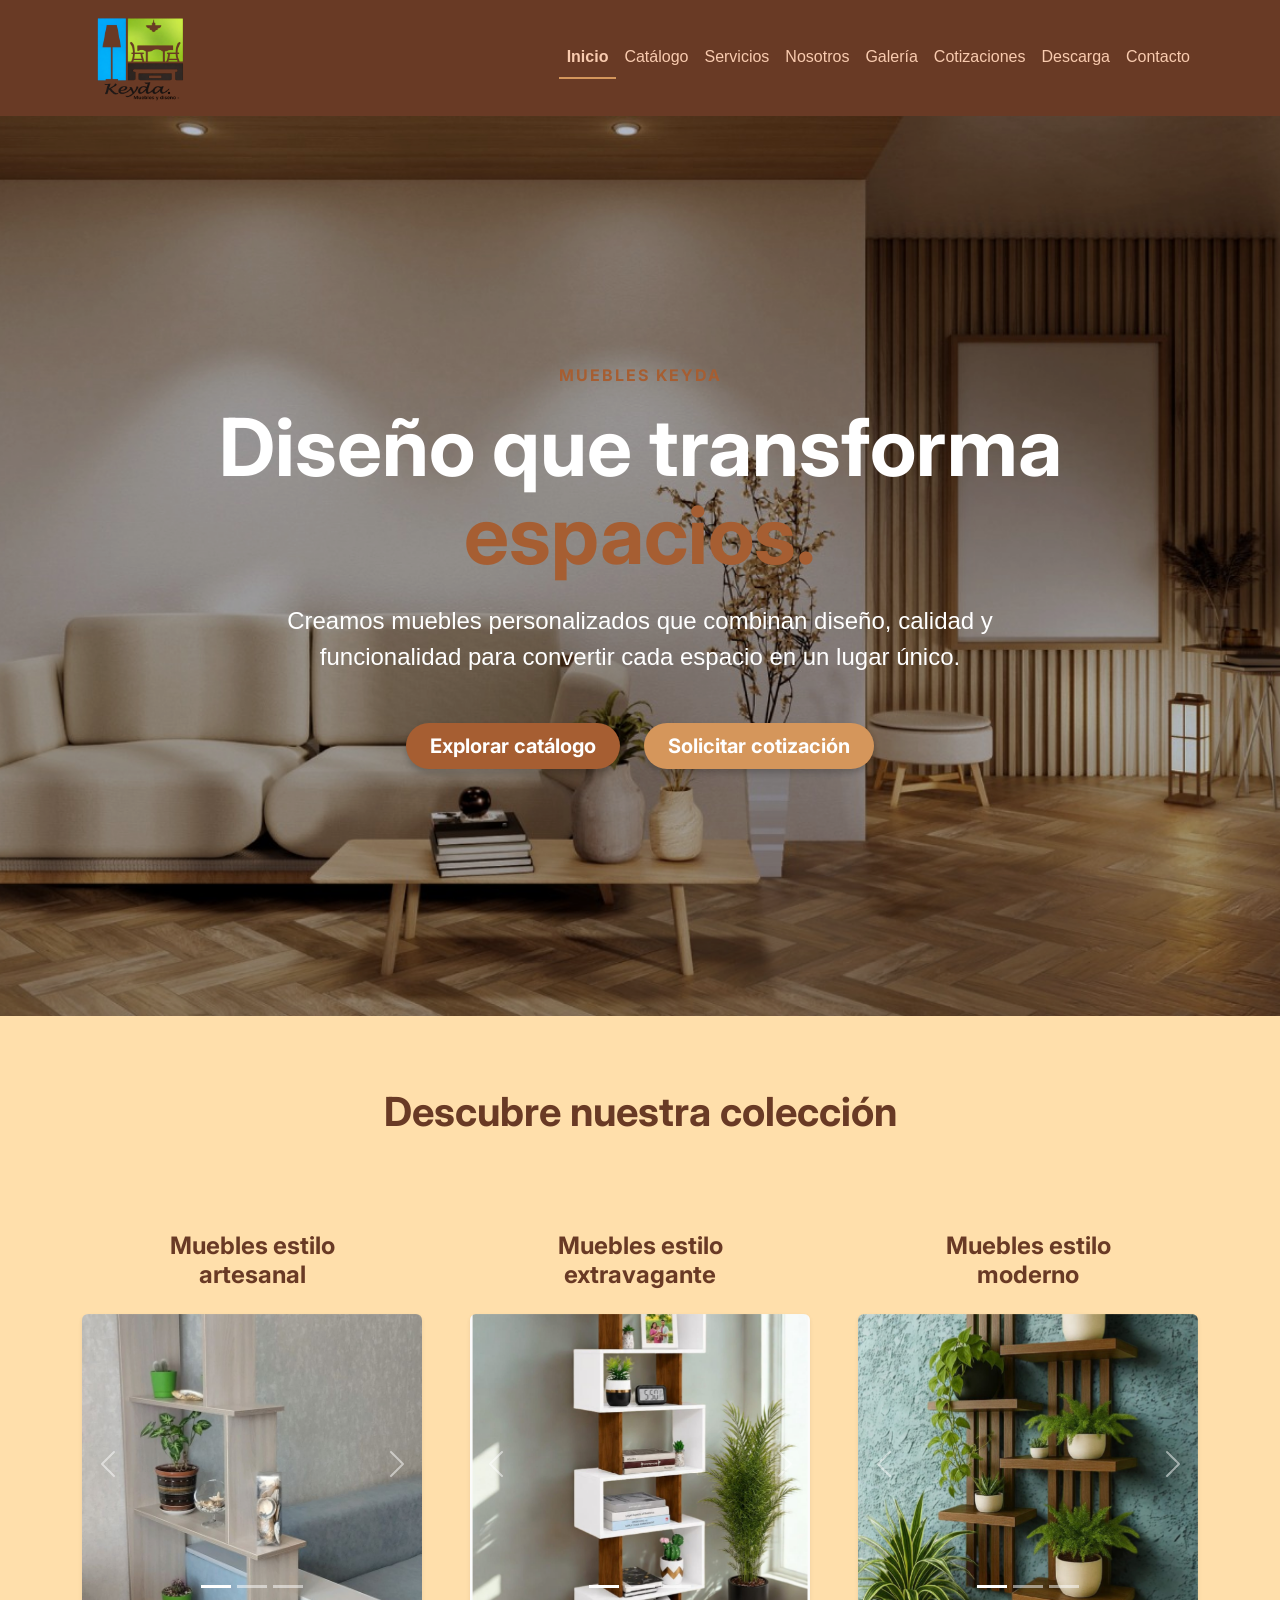
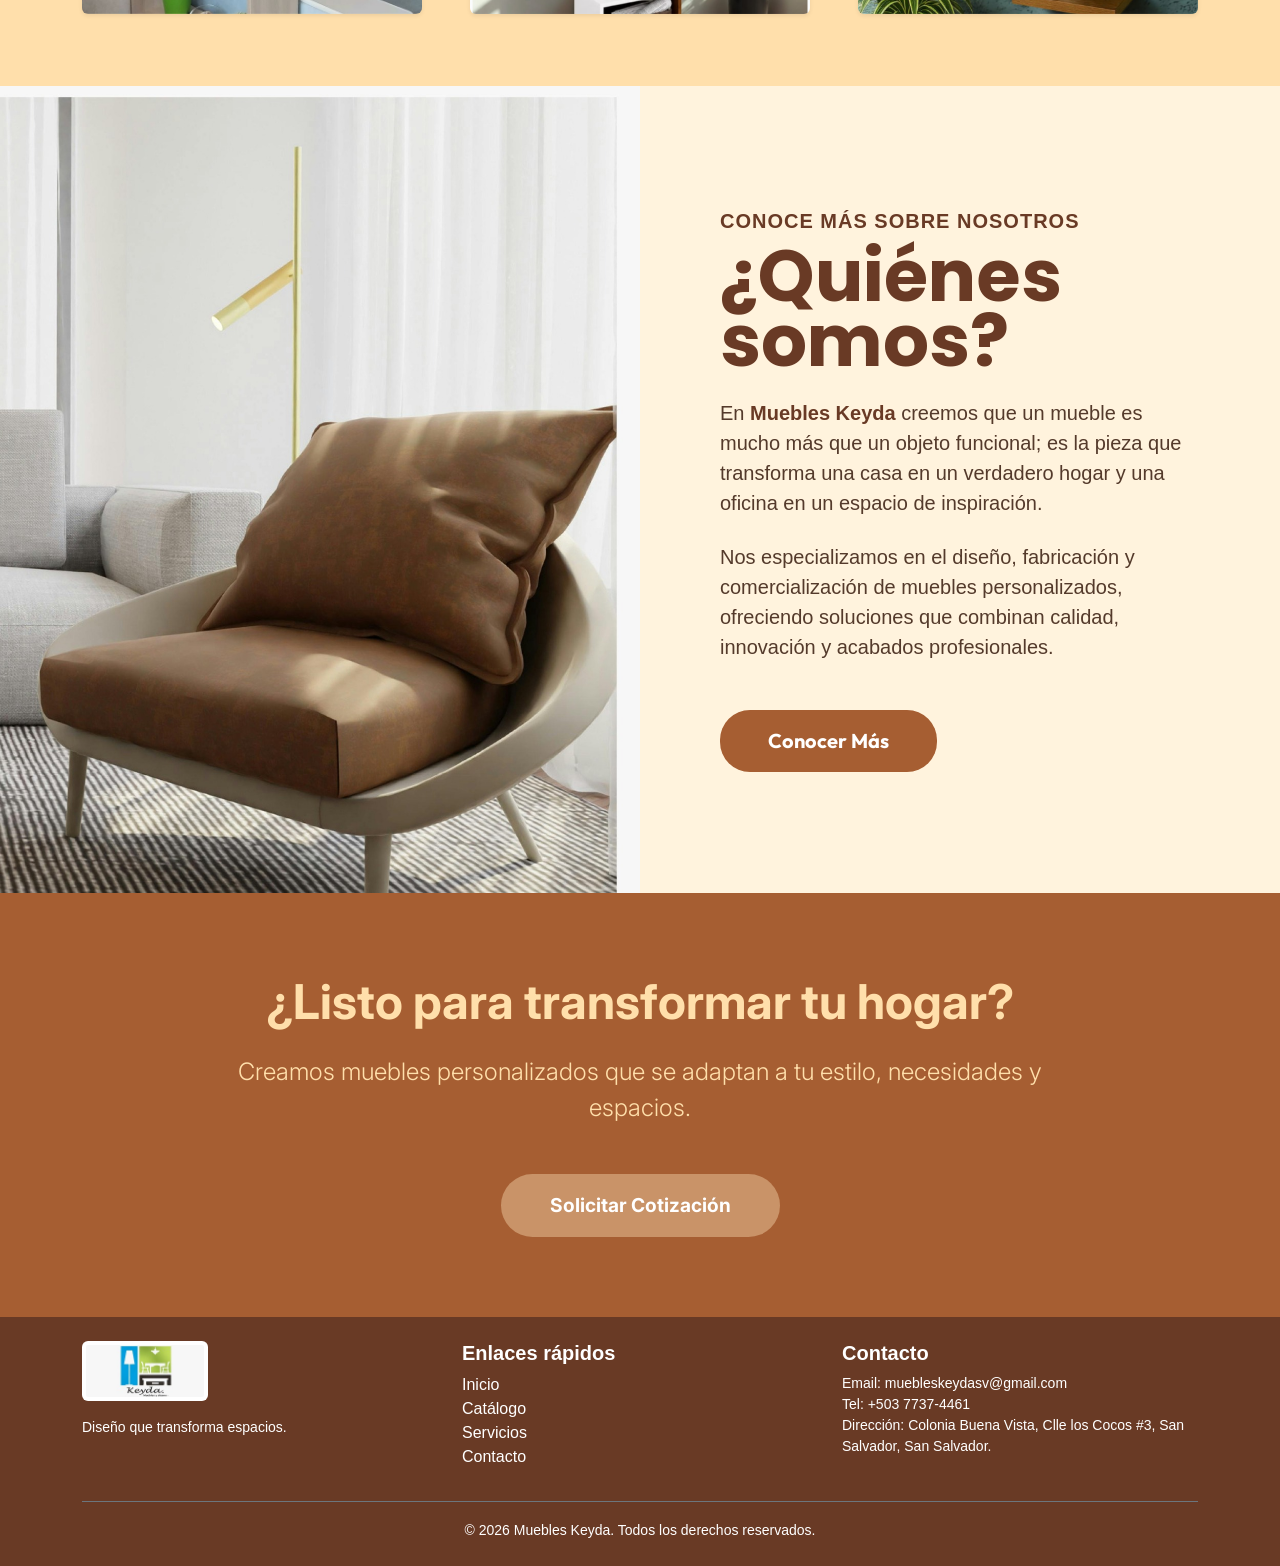
<file: index.html>
﻿<!DOCTYPE html>
<html lang="es">
<head>
    <meta charset="UTF-8">
    <meta name="viewport" content="width=device-width, initial-scale=1.0">
    <title>Muebles Keyda - Inicio</title>
    <!-- Bootstrap CSS -->
    <link href="https://cdn.jsdelivr.net/npm/bootstrap@5.3.0/dist/css/bootstrap.min.css" rel="stylesheet">
    <link rel="stylesheet" href="css/styles.css">
</head>
<body>

    <!-- Header / Navbar -->
    <header>
        <nav class="navbar navbar-expand-lg navbar-custom">
            <div class="container">
                <a class="navbar-brand" href="index.html">
                    <img src="imgs/logo_transparent.png" alt="Logo Muebles Keyda" height="90">
                </a>
                <button class="navbar-toggler" type="button" data-bs-toggle="collapse" data-bs-target="#navbarNav" aria-controls="navbarNav" aria-expanded="false" aria-label="Toggle navigation">
                    <span class="navbar-toggler-icon"></span>
                </button>
                <div class="collapse navbar-collapse justify-content-end" id="navbarNav">
                    <ul class="navbar-nav">
                        <li class="nav-item"><a class="nav-link active" href="index.html">Inicio</a></li>
                        <li class="nav-item"><a class="nav-link" href="catalogo.html">Catálogo</a></li>
                        <li class="nav-item"><a class="nav-link" href="servicios.html">Servicios</a></li>
                        <li class="nav-item"><a class="nav-link" href="nosotros.html">Nosotros</a></li>
                        <li class="nav-item"><a class="nav-link" href="galeria.html">Galería</a></li>
                        <li class="nav-item"><a class="nav-link" href="cotizaciones.html">Cotizaciones</a></li>
                        <li class="nav-item"><a class="nav-link" href="descarga.html">Descarga</a></li>
                        <li class="nav-item"><a class="nav-link" href="contacto.html">Contacto</a></li>
                    </ul>
                </div>
            </div>
        </nav>
    </header>

    <main>
        <!-- Hero Section -->
        <section class="hero-section" style="background-image: url('imgs/Main.png'); min-height: 100vh; display: flex; flex-direction: column; justify-content: center; align-items: center; padding-top: 100px;">
            <div class="hero-overlay" style="background-color: rgba(0,0,0,0.15);"></div>
            <div class="container hero-content text-center" style="z-index: 2; position: relative;">
                <p class="text-secundario fw-bold mb-3 tracking-wide font-inter" style="letter-spacing: 2px;">MUEBLES KEYDA</p>
                <h1 class="hero-title-responsive fw-bold mb-4 font-inter text-white">Diseño que transforma <span class="text-secundario">espacios.</span></h1>
                <p class="hero-subtitle-responsive mb-5 mx-auto text-white" style="max-width: 800px;">Creamos muebles personalizados que combinan diseño, calidad y funcionalidad para convertir cada espacio en un lugar único.</p>
                <div class="d-flex justify-content-center gap-4">
                    <a href="catalogo.html" class="btn btn-lg rounded-pill px-4 fw-bold font-inter text-white" style="background-color: #A65E32; border: none; box-shadow: 0 4px 6px rgba(0,0,0,0.2);">Explorar catálogo</a>
                    <a href="cotizaciones.html" class="btn btn-lg rounded-pill px-4 fw-bold font-inter text-white" style="background-color: #D5965B; border: none; box-shadow: 0 4px 6px rgba(0,0,0,0.2);">Solicitar cotización</a>
                </div>
            </div>
        </section>

        <!-- Descubre nuestra colección -->
        <section class="bg-beige py-5">
            <div class="container text-center py-4">
                <h2 class="text-primario mb-5 fw-bold font-inter" style="font-size: 2.5rem;">Descubre nuestra colección</h2>
                <div class="row g-5 mt-2">
                    <!-- Categoría 1 -->
                    <div class="col-md-4">
                        <h3 class="text-primario fw-bold mb-4 font-inter" style="font-size: 1.5rem;">Muebles estilo<br>artesanal</h3>
                        <div id="carouselArtesanal" class="carousel slide shadow-sm rounded overflow-hidden" data-bs-ride="carousel">
                            <div class="carousel-indicators">
                                <button type="button" data-bs-target="#carouselArtesanal" data-bs-slide-to="0" class="active" aria-current="true" aria-label="Slide 1"></button>
                                <button type="button" data-bs-target="#carouselArtesanal" data-bs-slide-to="1" aria-label="Slide 2"></button>
                                <button type="button" data-bs-target="#carouselArtesanal" data-bs-slide-to="2" aria-label="Slide 3"></button>
                            </div>
                            <div class="carousel-inner">
                                <div class="carousel-item active">
                                    <img src="imgs/nuevas/carrusel_artesanal_1.jpg" class="d-block w-100 img-cover" style="height: 300px;" alt="Artesanal 1">
                                </div>
                                <div class="carousel-item">
                                    <img src="imgs/nuevas/carrusel_artesanal_2.jpg" class="d-block w-100 img-cover" style="height: 300px; " alt="Artesanal 2">
                                </div>
                                <div class="carousel-item">
                                    <img src="imgs/nuevas/carrusel_artesanal_3.jpg" class="d-block w-100 img-cover" style="height: 300px; " alt="Artesanal 3">
                                </div>
                            </div>
                            <button class="carousel-control-prev" type="button" data-bs-target="#carouselArtesanal" data-bs-slide="prev">
                                <span class="carousel-control-prev-icon" aria-hidden="true"></span>
                                <span class="visually-hidden">Anterior</span>
                            </button>
                            <button class="carousel-control-next" type="button" data-bs-target="#carouselArtesanal" data-bs-slide="next">
                                <span class="carousel-control-next-icon" aria-hidden="true"></span>
                                <span class="visually-hidden">Siguiente</span>
                            </button>
                        </div>
                    </div>
                    <!-- Categoría 2 -->
                    <div class="col-md-4">
                        <h3 class="text-primario fw-bold mb-4 font-inter" style="font-size: 1.5rem;">Muebles estilo<br>extravagante</h3>
                        <div id="carouselExtravagante" class="carousel slide shadow-sm rounded overflow-hidden" data-bs-ride="carousel">
                            <div class="carousel-indicators">
                                <button type="button" data-bs-target="#carouselExtravagante" data-bs-slide-to="0" class="active" aria-current="true" aria-label="Slide 1"></button>
                                <button type="button" data-bs-target="#carouselExtravagante" data-bs-slide-to="1" aria-label="Slide 2"></button>
                                <button type="button" data-bs-target="#carouselExtravagante" data-bs-slide-to="2" aria-label="Slide 3"></button>
                            </div>
                            <div class="carousel-inner">
                                <div class="carousel-item active">
                                    <img src="imgs/nuevas/carrusel_extravagante_1.jpg" class="d-block w-100 img-cover" style="height: 300px;" alt="Extravagante 1">
                                </div>
                                <div class="carousel-item">
                                    <img src="imgs/nuevas/carrusel_extravagante_2.jpg" class="d-block w-100 img-cover" style="height: 300px; " alt="Extravagante 2">
                                </div>
                                <div class="carousel-item">
                                    <img src="imgs/nuevas/carrusel_extravagante_3.jpg" class="d-block w-100 img-cover" style="height: 300px; " alt="Extravagante 3">
                                </div>
                            </div>
                            <button class="carousel-control-prev" type="button" data-bs-target="#carouselExtravagante" data-bs-slide="prev">
                                <span class="carousel-control-prev-icon" aria-hidden="true"></span>
                                <span class="visually-hidden">Anterior</span>
                            </button>
                            <button class="carousel-control-next" type="button" data-bs-target="#carouselExtravagante" data-bs-slide="next">
                                <span class="carousel-control-next-icon" aria-hidden="true"></span>
                                <span class="visually-hidden">Siguiente</span>
                            </button>
                        </div>
                    </div>
                    <!-- Categoría 3 -->
                    <div class="col-md-4">
                        <h3 class="text-primario fw-bold mb-4 font-inter" style="font-size: 1.5rem;">Muebles estilo<br>moderno</h3>
                        <div id="carouselModerno" class="carousel slide shadow-sm rounded overflow-hidden" data-bs-ride="carousel">
                            <div class="carousel-indicators">
                                <button type="button" data-bs-target="#carouselModerno" data-bs-slide-to="0" class="active" aria-current="true" aria-label="Slide 1"></button>
                                <button type="button" data-bs-target="#carouselModerno" data-bs-slide-to="1" aria-label="Slide 2"></button>
                                <button type="button" data-bs-target="#carouselModerno" data-bs-slide-to="2" aria-label="Slide 3"></button>
                            </div>
                            <div class="carousel-inner">
                                <div class="carousel-item active">
                                    <img src="imgs/nuevas/carrusel_moderno_1.jpg" class="d-block w-100 img-cover" style="height: 300px;" alt="Moderno 1">
                                </div>
                                <div class="carousel-item">
                                    <img src="imgs/nuevas/carrusel_moderno_2.jpg" class="d-block w-100 img-cover" style="height: 300px; " alt="Moderno 2">
                                </div>
                                <div class="carousel-item">
                                    <img src="imgs/nuevas/carrusel_moderno_3.jpg" class="d-block w-100 img-cover" style="height: 300px; " alt="Moderno 3">
                                </div>
                            </div>
                            <button class="carousel-control-prev" type="button" data-bs-target="#carouselModerno" data-bs-slide="prev">
                                <span class="carousel-control-prev-icon" aria-hidden="true"></span>
                                <span class="visually-hidden">Anterior</span>
                            </button>
                            <button class="carousel-control-next" type="button" data-bs-target="#carouselModerno" data-bs-slide="next">
                                <span class="carousel-control-next-icon" aria-hidden="true"></span>
                                <span class="visually-hidden">Siguiente</span>
                            </button>
                        </div>
                    </div>
                </div>
            </div>
        </section>

        <!-- ¿Quiénes somos? -->
        <section class="bg-crema p-0">
            <div class="row g-0 align-items-stretch">
                <!-- Imagen ocupando la mitad exacta sin padding -->
                <div class="col-md-6">
                    <img src="imgs/sillonquienessomos.png" alt="Sillón de muestra" class="w-100 h-100 img-cover" style="min-height: 500px; object-position: left center;">
                </div>
                <!-- Texto a la derecha -->
                <div class="col-md-6 d-flex flex-column justify-content-center p-5">
                    <div style="max-width: 600px; padding: 2rem;">
                        <p class="text-primario fw-bold mb-2 fs-5" style="letter-spacing: 1px;">CONOCE MÁS SOBRE NOSOTROS</p>
                        <h2 class="text-primario fw-bold mb-4 font-poppins" style="font-size: 4.5rem; line-height: 0.9;">¿Quiénes<br>somos?</h2>
                        <p class="text-texto fs-5 mb-4">En <strong class="text-primario">Muebles Keyda</strong> creemos que un mueble es mucho más que un objeto funcional; es la pieza que transforma una casa en un verdadero hogar y una oficina en un espacio de inspiración.</p>
                        <p class="text-texto fs-5 mb-5">Nos especializamos en el diseño, fabricación y comercialización de muebles personalizados, ofreciendo soluciones que combinan calidad, innovación y acabados profesionales.</p>
                        <div>
                            <a href="nosotros.html" class="btn btn-primary-custom btn-lg font-outfit fw-bold px-5 py-3" style="border-radius: 30px; background-color: var(--color-secundario);">Conocer Más</a>
                        </div>
                    </div>
                </div>
            </div>
        </section>

        <!-- CTA final -->
        <section class="py-5 text-center" style="background-color: var(--color-secundario); color: var(--color-beige); padding: 80px 0 !important;">
            <div class="container">
                <h2 class="fw-bold mb-4 font-inter" style="font-size: 3rem;">¿Listo para transformar tu hogar?</h2>
                <p class="lead mb-5 mx-auto font-inter fs-4" style="max-width: 900px;">Creamos muebles personalizados que se adaptan a tu estilo, necesidades y espacios.</p>
                <a href="cotizaciones.html" class="btn fw-bold px-5 py-3 font-inter rounded-pill" style="background-color: #c99368; color: #fff; font-size: 1.2rem;">Solicitar Cotización</a>
            </div>
        </section>
    </main>

    <!-- Footer -->
    <footer class="py-4 mt-auto">
        <div class="container">
            <div class="row">
                <div class="col-md-4 mb-3 mb-md-0">
                    <img src="imgs/logo.png" alt="Logo Muebles Keyda" height="60" class="mb-3 bg-white rounded p-1">
                    <p class="small">Diseño que transforma espacios.</p>
                </div>
                <div class="col-md-4 mb-3 mb-md-0">
                    <h5 class="fw-bold">Enlaces rápidos</h5>
                    <ul class="list-unstyled">
                        <li><a href="index.html">Inicio</a></li>
                        <li><a href="catalogo.html">Catálogo</a></li>
                        <li><a href="servicios.html">Servicios</a></li>
                        <li><a href="contacto.html">Contacto</a></li>
                    </ul>
                </div>
                <div class="col-md-4">
                    <h5 class="fw-bold">Contacto</h5>
                    <ul class="list-unstyled small">
                        <li>Email: muebleskeydasv@gmail.com</li>
                        <li>Tel: +503 7737-4461</li>
                        <li>Dirección: Colonia Buena Vista, Clle los Cocos #3, San Salvador, San Salvador.</li>
                    </ul>
                </div>
            </div>
            <div class="text-center mt-3 pt-3 border-top border-secondary">
                <small>&copy; 2026 Muebles Keyda. Todos los derechos reservados.</small>
            </div>
        </div>
    </footer>

    <!-- Bootstrap JS -->
    <script src="https://cdn.jsdelivr.net/npm/bootstrap@5.3.0/dist/js/bootstrap.bundle.min.js"></script>
    <script src="js/main.js"></script>
</body>
</html>
</file>
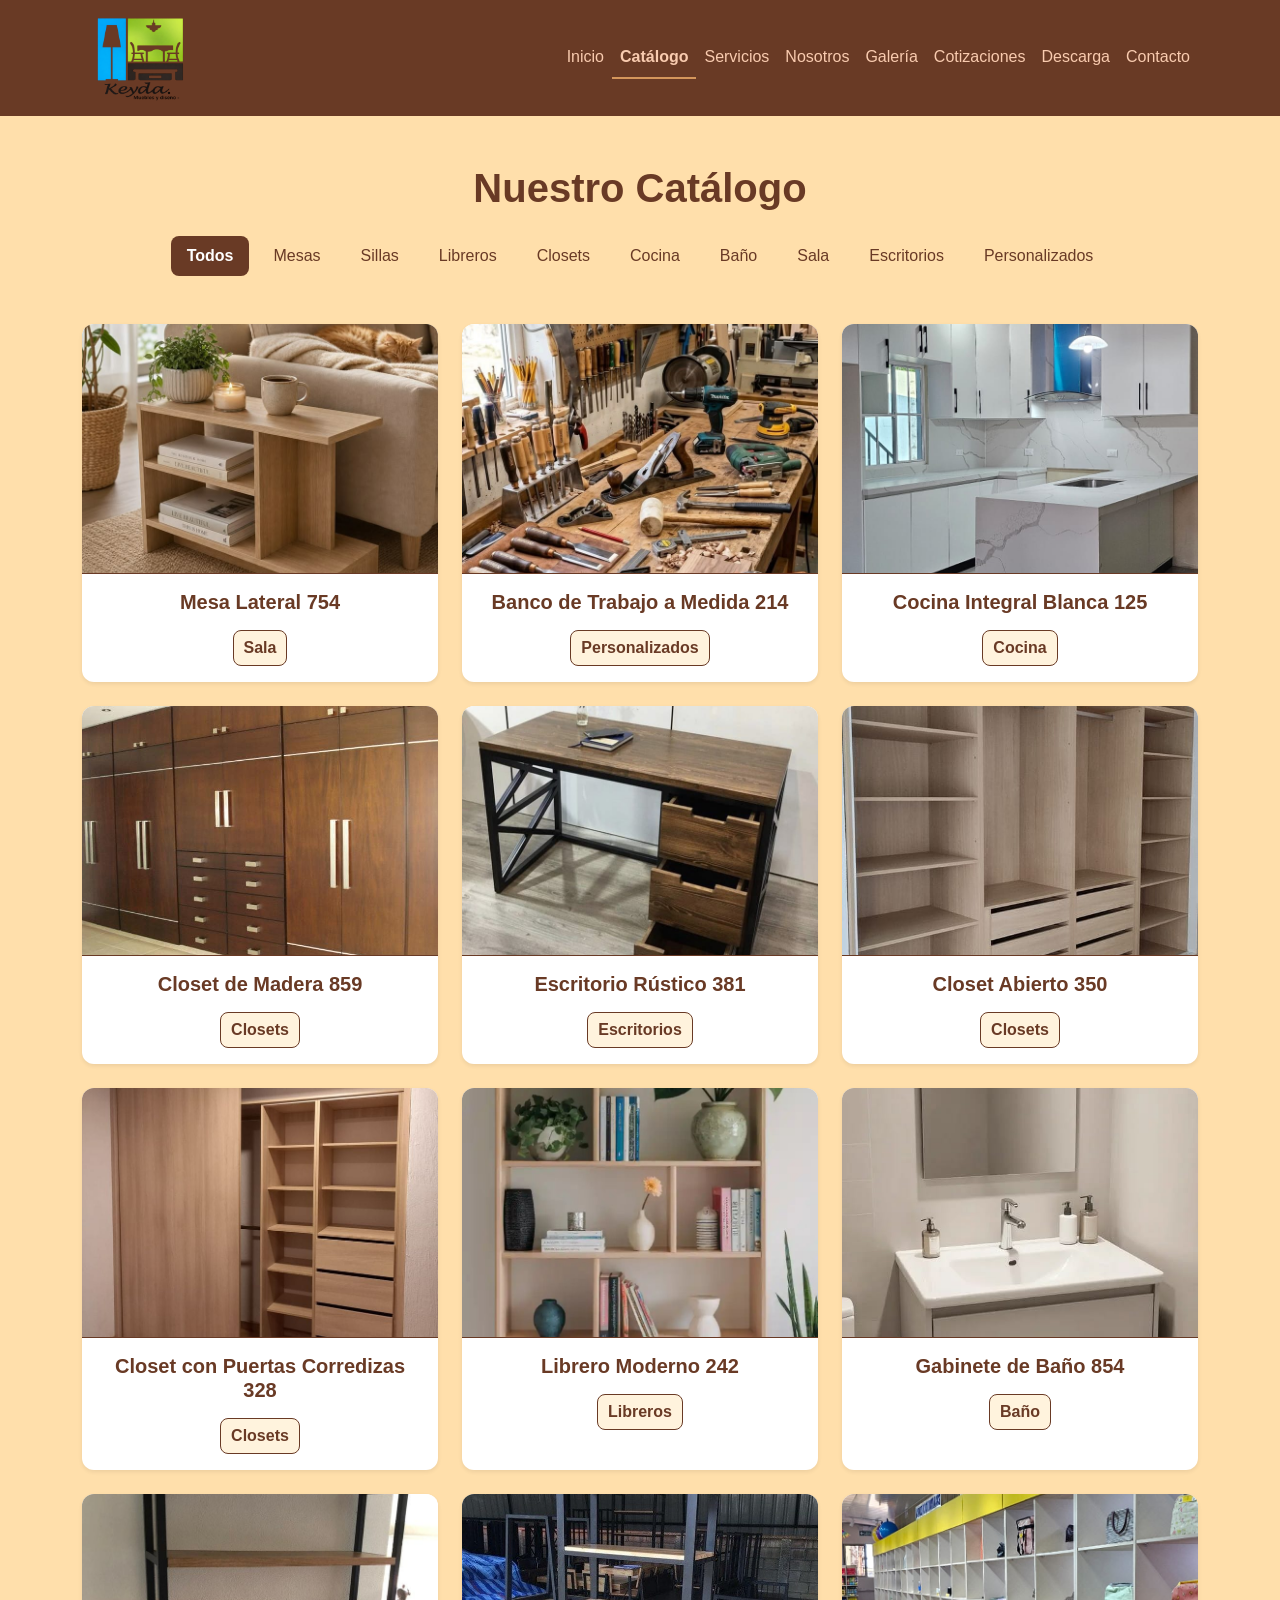
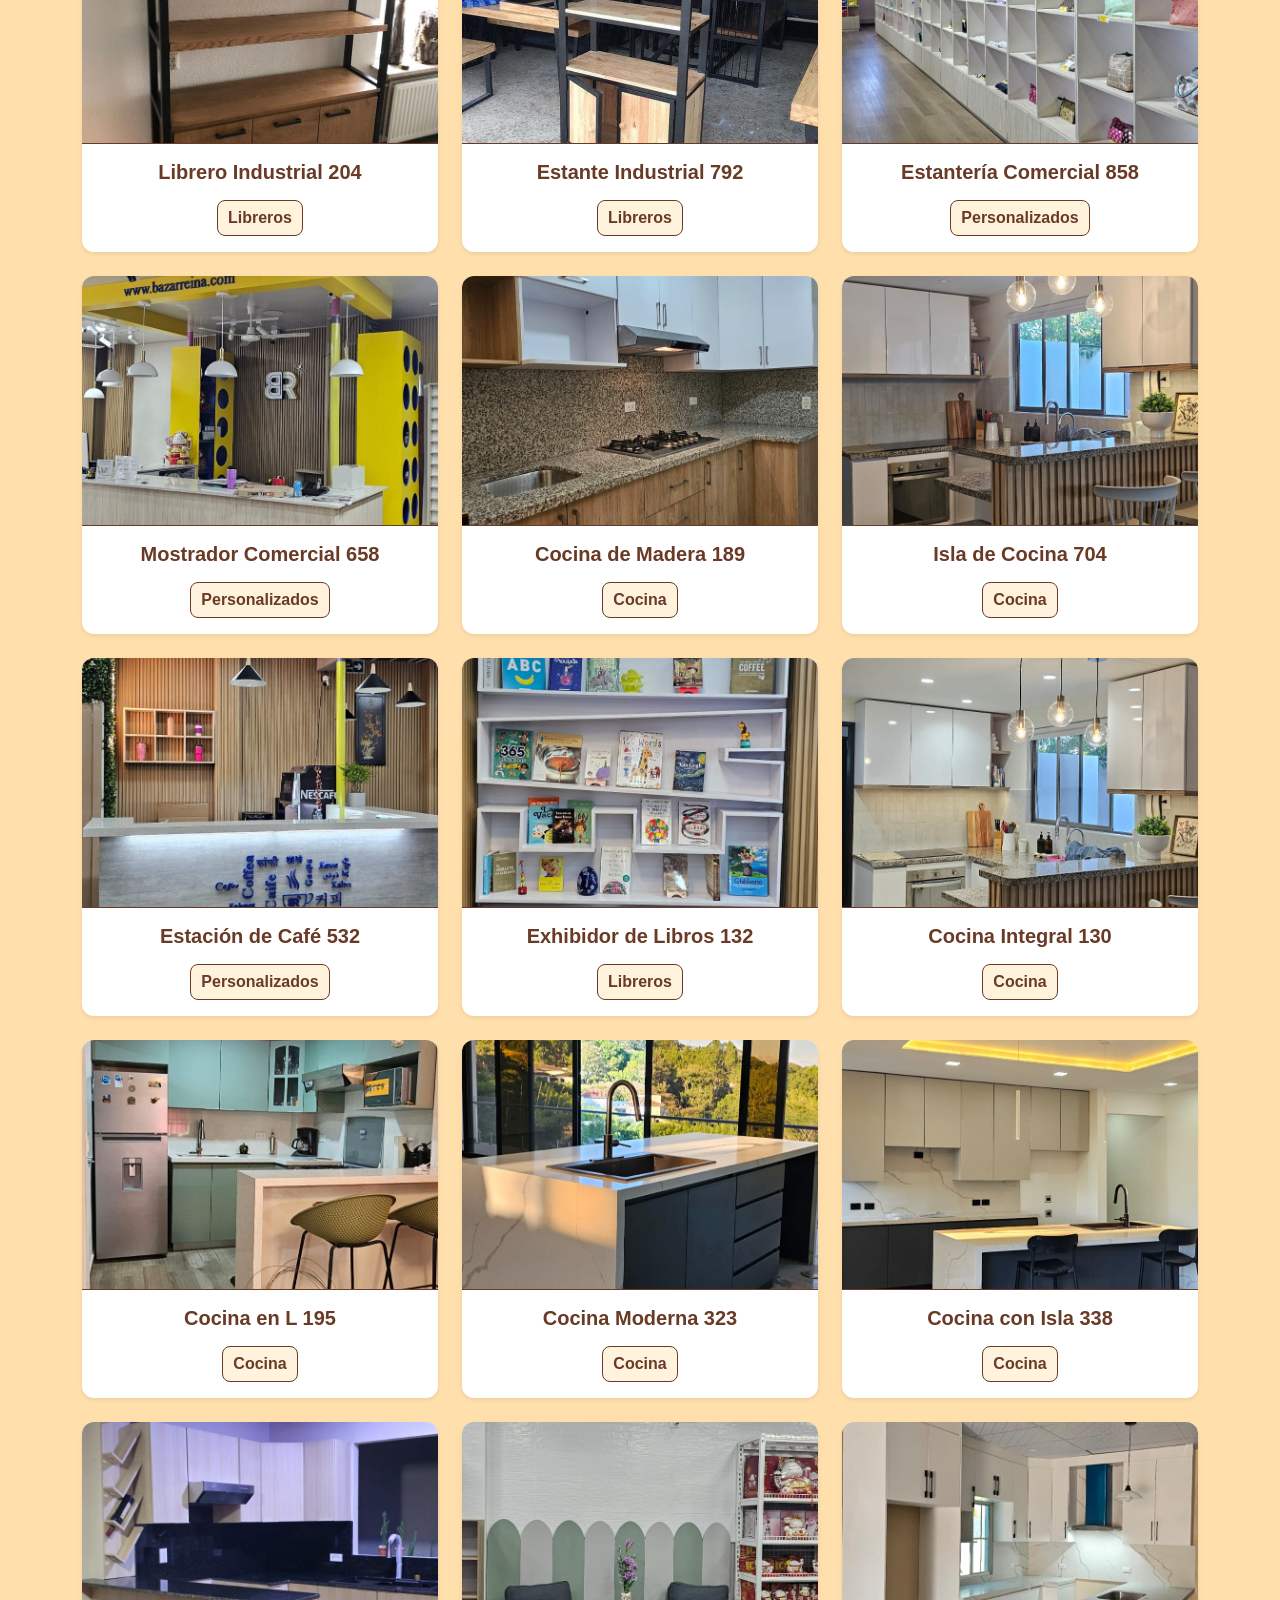
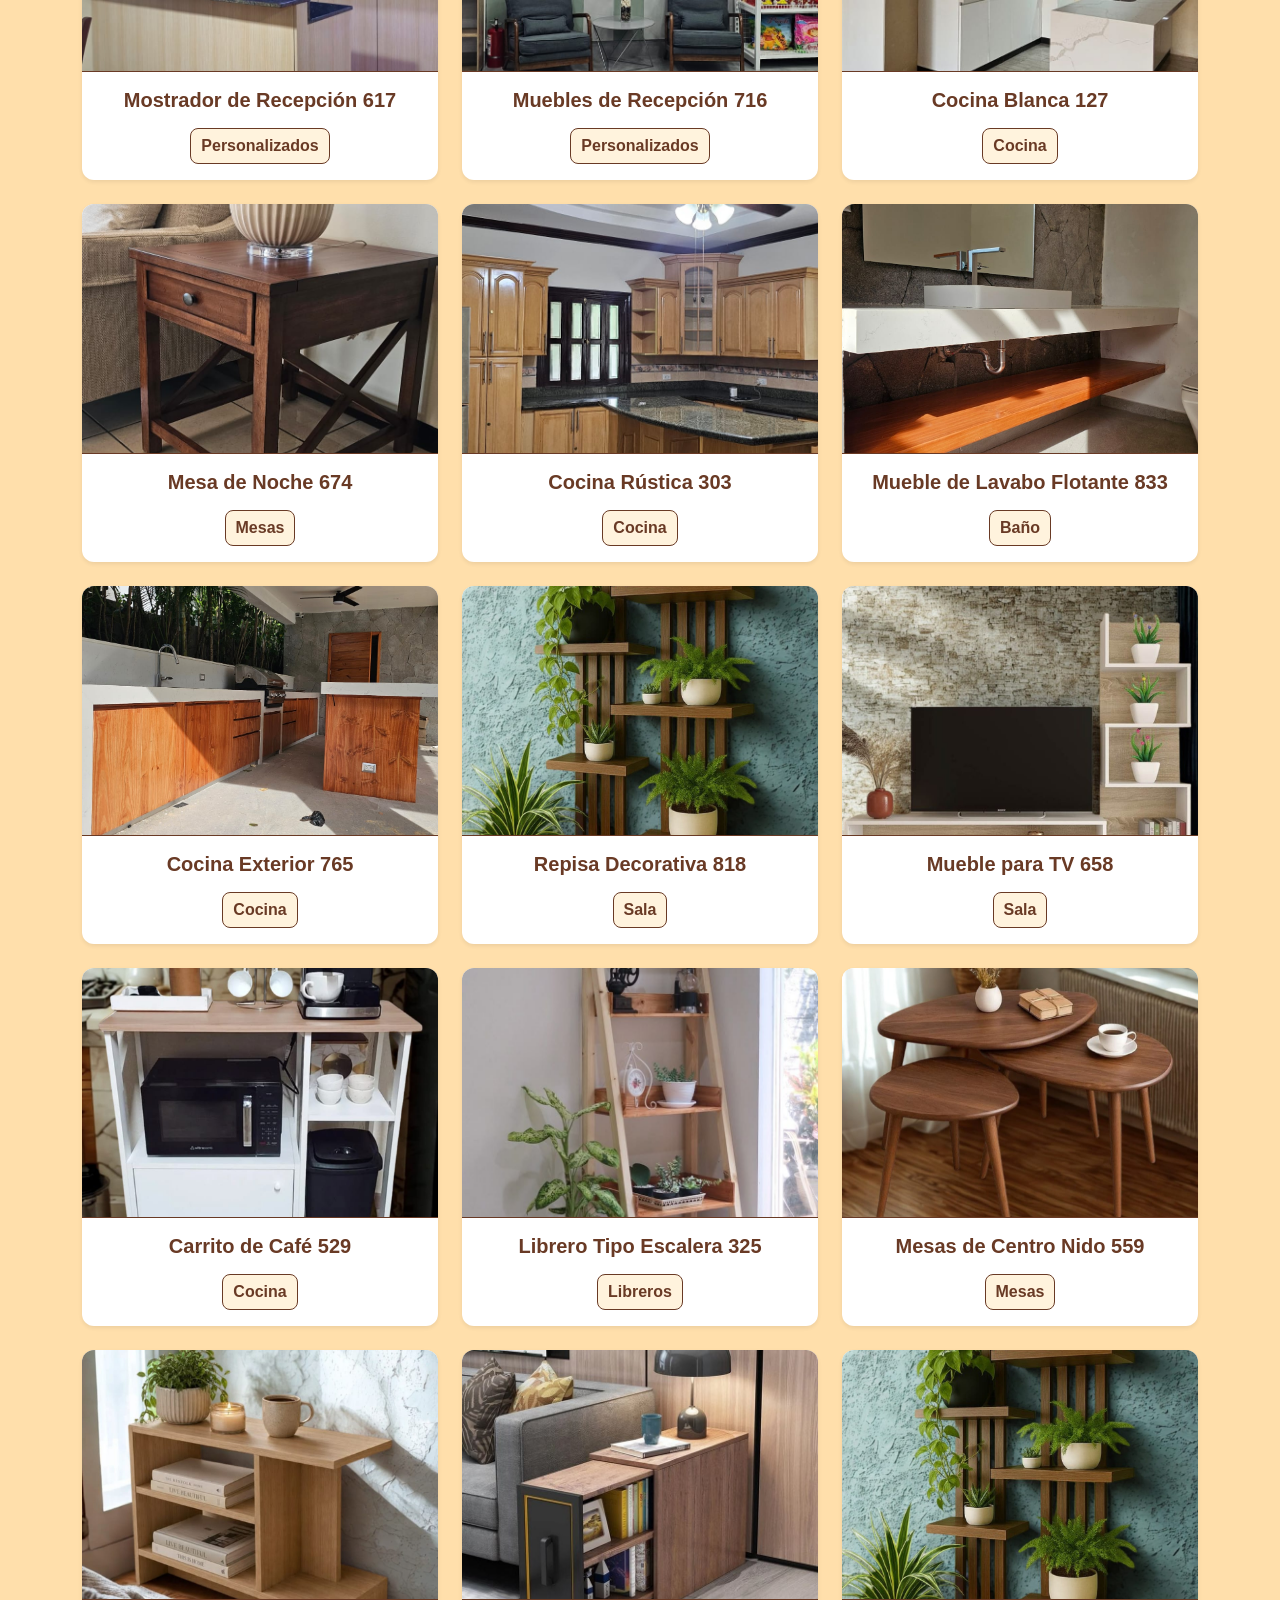
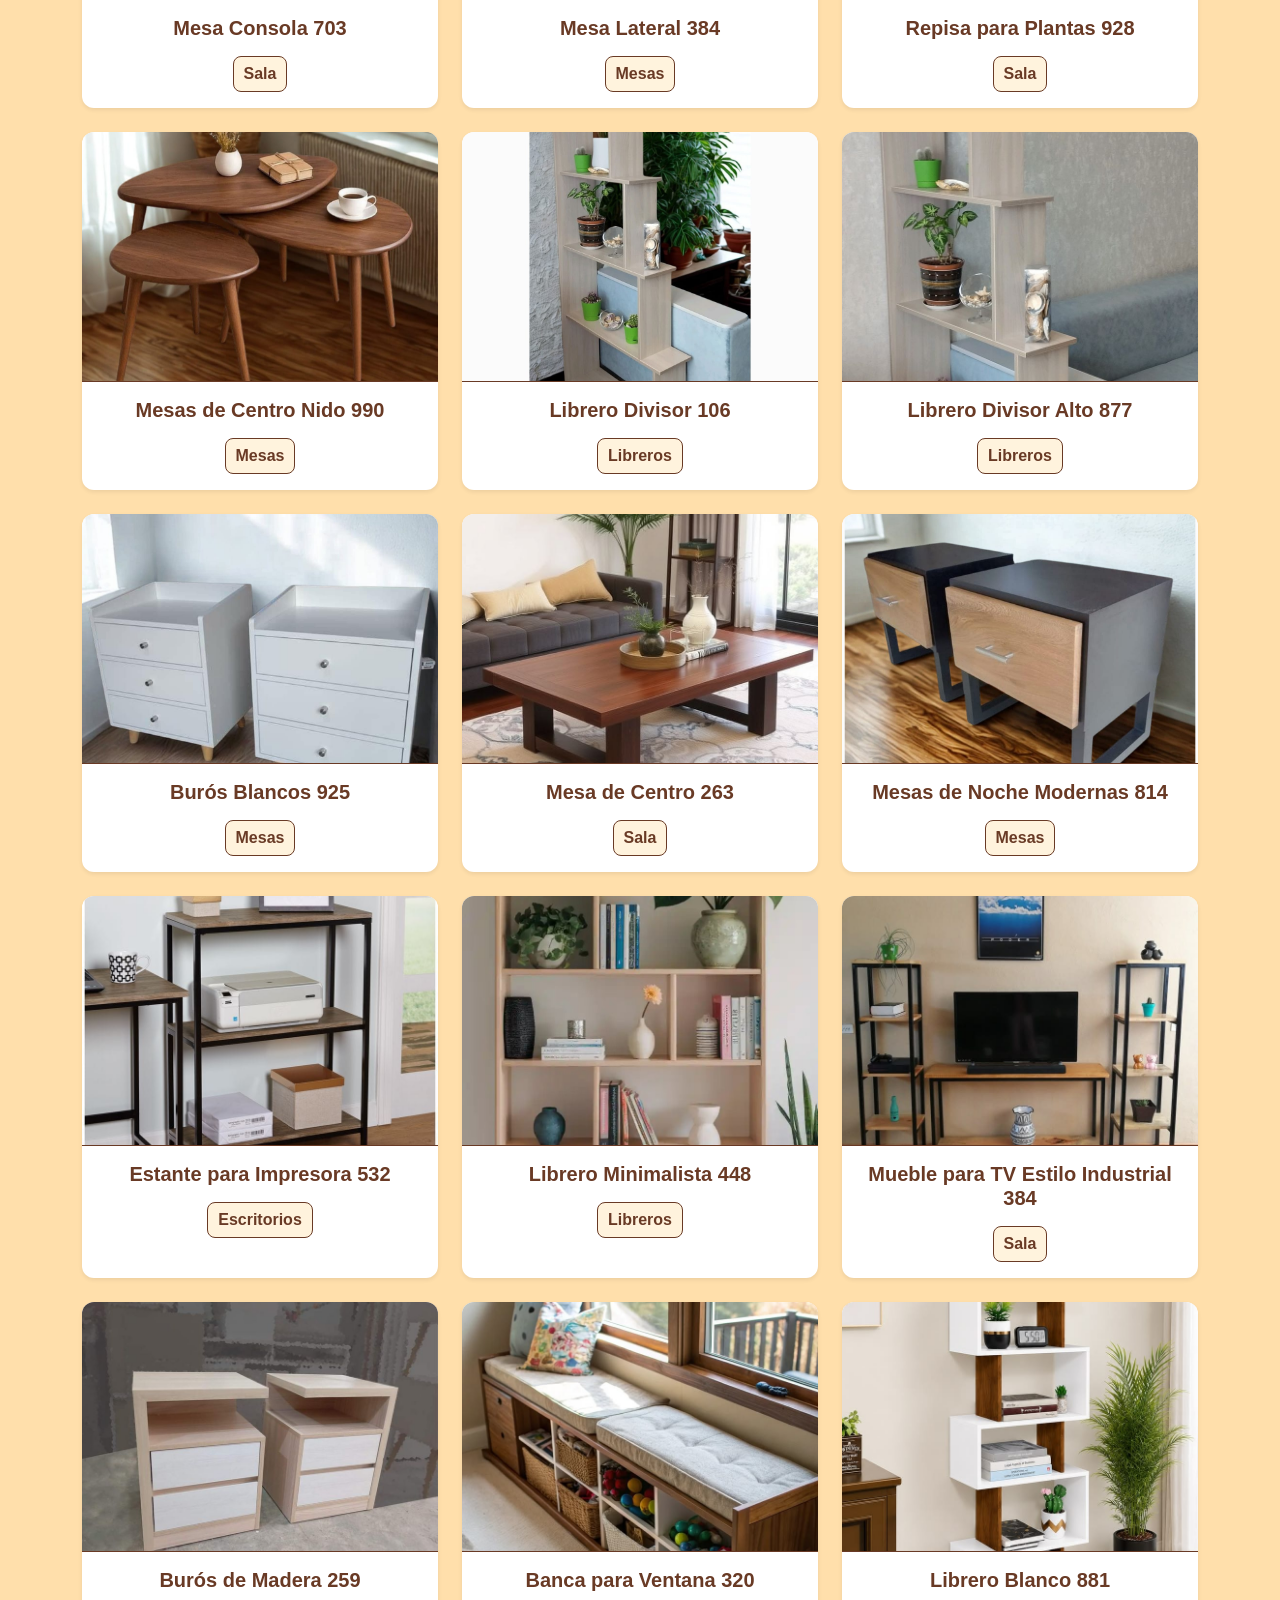
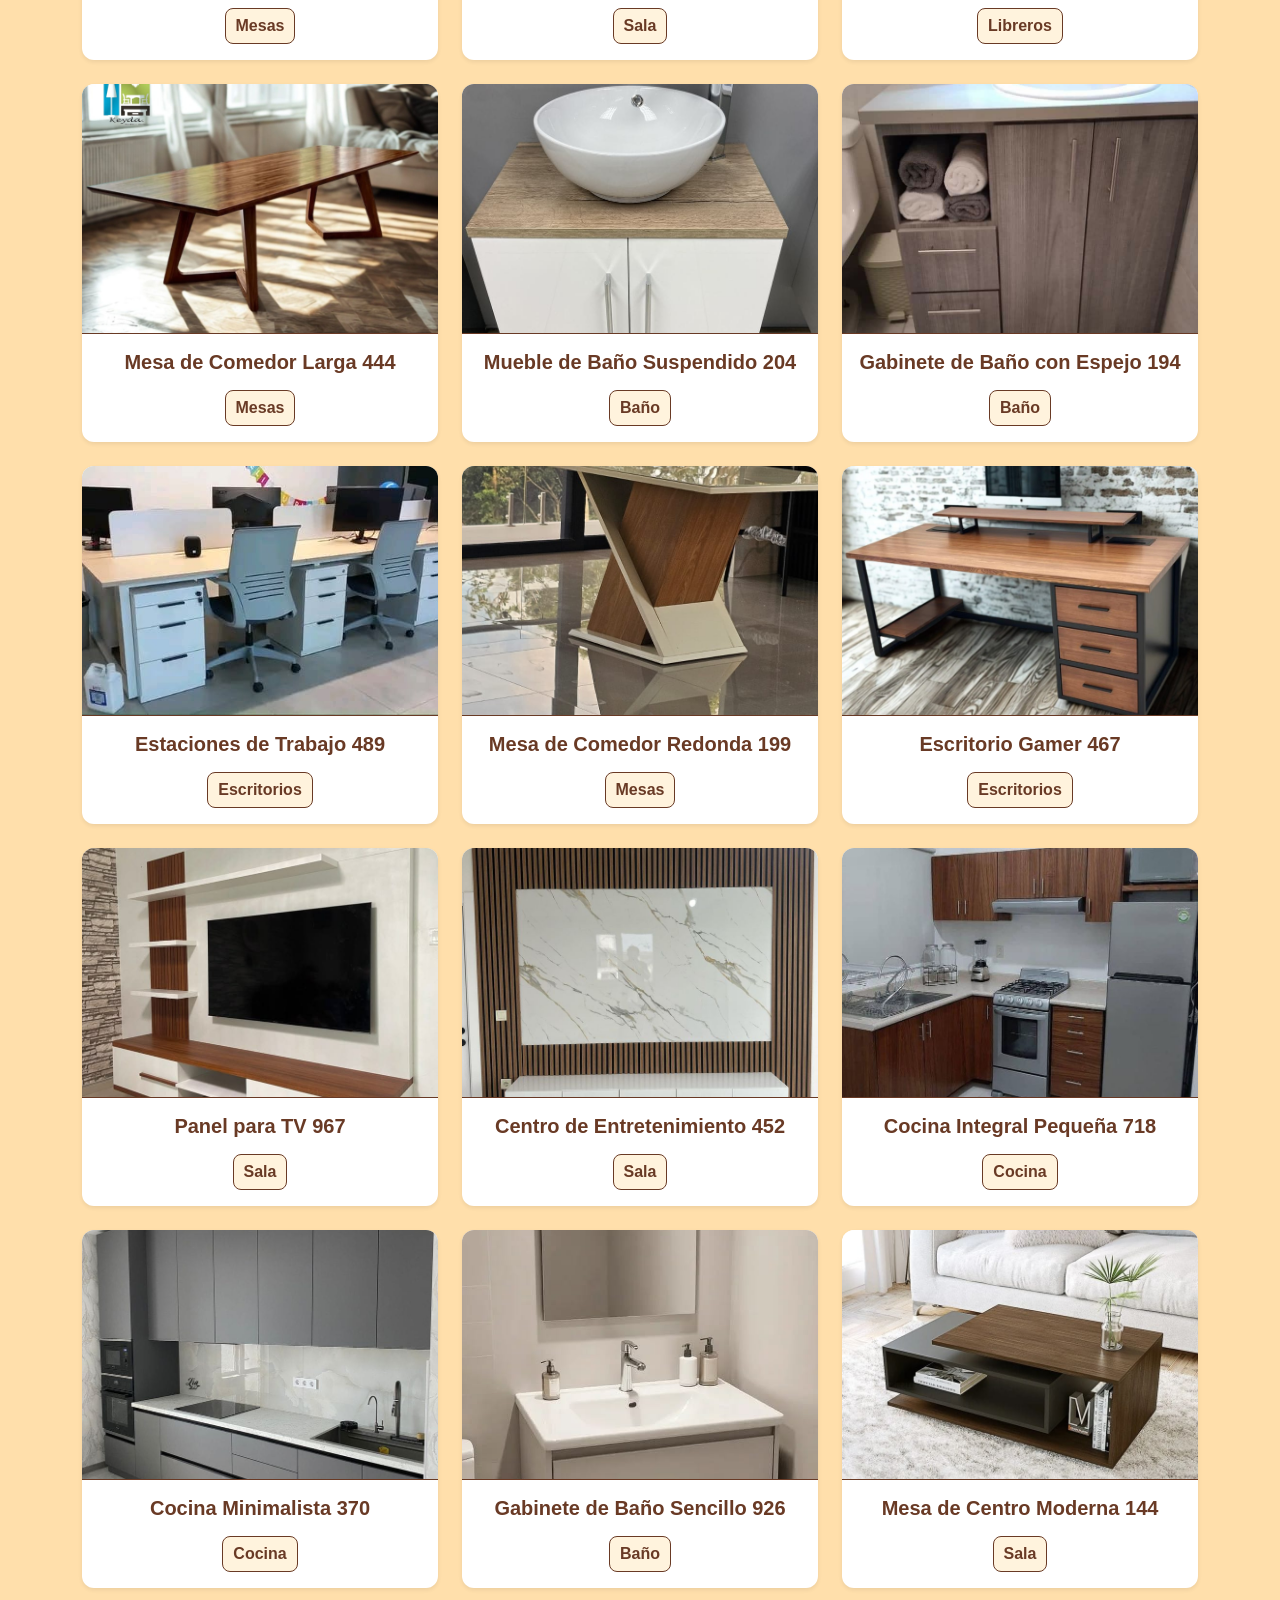
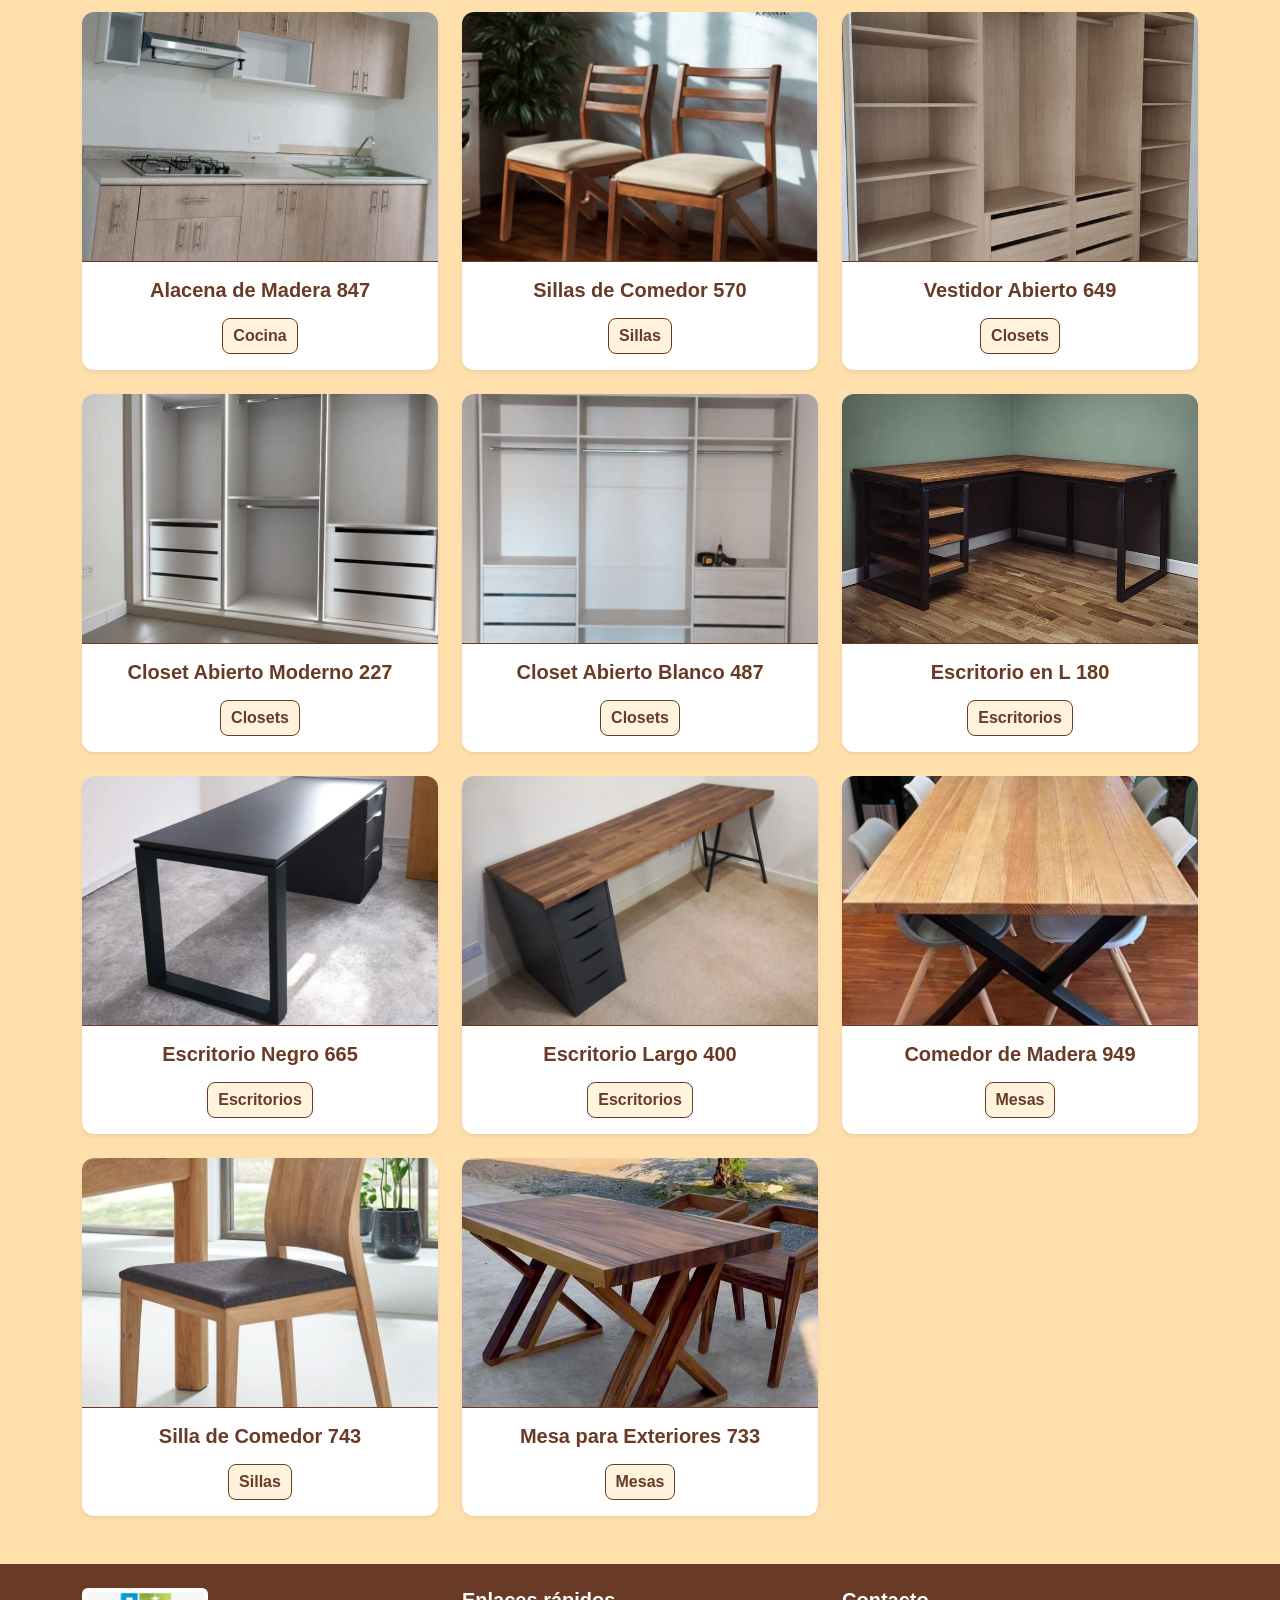
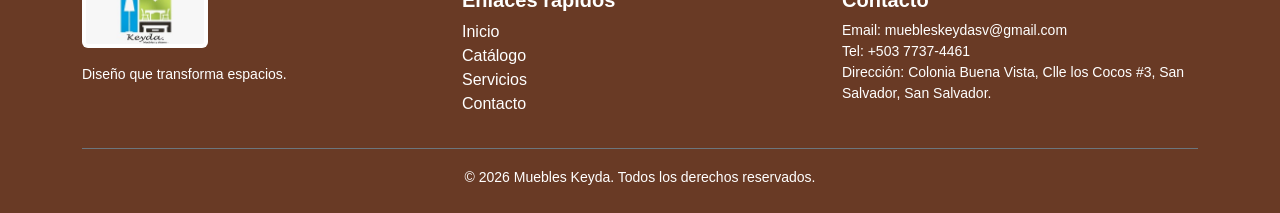
<file: catalogo.html>
﻿<!DOCTYPE html>
<html lang="es">
<head>
    <meta charset="UTF-8">
    <meta name="viewport" content="width=device-width, initial-scale=1.0">
    <title>Muebles Keyda - Catálogo</title>
    <!-- Bootstrap CSS -->
    <link href="https://cdn.jsdelivr.net/npm/bootstrap@5.3.0/dist/css/bootstrap.min.css" rel="stylesheet">
    <link rel="stylesheet" href="css/styles.css">
</head>
<body class="bg-beige">

    <!-- Header / Navbar -->
    <header>
        <nav class="navbar navbar-expand-lg navbar-custom">
            <div class="container">
                <a class="navbar-brand" href="index.html">
                    <img src="imgs/logo_transparent.png" alt="Logo Muebles Keyda" height="90">
                </a>
                <button class="navbar-toggler" type="button" data-bs-toggle="collapse" data-bs-target="#navbarNav" aria-controls="navbarNav" aria-expanded="false" aria-label="Toggle navigation">
                    <span class="navbar-toggler-icon"></span>
                </button>
                <div class="collapse navbar-collapse justify-content-end" id="navbarNav">
                    <ul class="navbar-nav">
                        <li class="nav-item"><a class="nav-link" href="index.html">Inicio</a></li>
                        <li class="nav-item"><a class="nav-link active" href="catalogo.html">Catálogo</a></li>
                        <li class="nav-item"><a class="nav-link" href="servicios.html">Servicios</a></li>
                        <li class="nav-item"><a class="nav-link" href="nosotros.html">Nosotros</a></li>
                        <li class="nav-item"><a class="nav-link" href="galeria.html">Galería</a></li>
                        <li class="nav-item"><a class="nav-link" href="cotizaciones.html">Cotizaciones</a></li>
                        <li class="nav-item"><a class="nav-link" href="descarga.html">Descarga</a></li>
                        <li class="nav-item"><a class="nav-link" href="contacto.html">Contacto</a></li>
                    </ul>
                </div>
            </div>
        </nav>
    </header>

    <main class="py-5">
        <div class="container">
            <h1 class="text-primario fw-bold mb-4 text-center">Nuestro Catálogo</h1>
            
            <!-- Filters -->
            <ul class="nav nav-pills justify-content-center mb-5 catalog-nav gap-2">
                <li class="nav-item">
                    <a class="nav-link active filter-btn" data-filter="todos">Todos</a>
                </li>
                <li class="nav-item"><a class="nav-link filter-btn" data-filter="mesas">Mesas</a></li>
                <li class="nav-item"><a class="nav-link filter-btn" data-filter="sillas">Sillas</a></li>
                <li class="nav-item"><a class="nav-link filter-btn" data-filter="libreros">Libreros</a></li>
                <li class="nav-item"><a class="nav-link filter-btn" data-filter="closets">Closets</a></li>
                <li class="nav-item"><a class="nav-link filter-btn" data-filter="cocina">Cocina</a></li>
                <li class="nav-item"><a class="nav-link filter-btn" data-filter="bano">Baño</a></li>
                <li class="nav-item"><a class="nav-link filter-btn" data-filter="sala">Sala</a></li>
                <li class="nav-item"><a class="nav-link filter-btn" data-filter="escritorios">Escritorios</a></li>
                <li class="nav-item"><a class="nav-link filter-btn" data-filter="personalizados">Personalizados</a></li>
            </ul>

            <!-- Catalog Grid -->
            <div class="row g-4" id="catalog-container">

                <div class="col-md-4 col-sm-6 catalog-item" data-category="sala">
                    <div class="card card-custom h-100 text-center border-0 shadow-sm">
                        <img src="imgs/nuevas/cat_000.jpg" class="card-img-top img-cover rounded-top" alt="Mesa Lateral 754" style="height: 250px;">
                        <div class="card-body bg-blanco">
                            <h5 class="card-title text-primario fw-bold">Mesa Lateral 754</h5>
                            <span class="product-label d-inline-block mt-2">Sala</span>
                        </div>
                    </div>
                </div>
                <div class="col-md-4 col-sm-6 catalog-item" data-category="personalizados">
                    <div class="card card-custom h-100 text-center border-0 shadow-sm">
                        <img src="imgs/nuevas/cat_001.jpg" class="card-img-top img-cover rounded-top" alt="Banco de Trabajo a Medida 214" style="height: 250px;">
                        <div class="card-body bg-blanco">
                            <h5 class="card-title text-primario fw-bold">Banco de Trabajo a Medida 214</h5>
                            <span class="product-label d-inline-block mt-2">Personalizados</span>
                        </div>
                    </div>
                </div>
                <div class="col-md-4 col-sm-6 catalog-item" data-category="cocina">
                    <div class="card card-custom h-100 text-center border-0 shadow-sm">
                        <img src="imgs/nuevas/cat_002.jpg" class="card-img-top img-cover rounded-top" alt="Cocina Integral Blanca 125" style="height: 250px;">
                        <div class="card-body bg-blanco">
                            <h5 class="card-title text-primario fw-bold">Cocina Integral Blanca 125</h5>
                            <span class="product-label d-inline-block mt-2">Cocina</span>
                        </div>
                    </div>
                </div>
                <div class="col-md-4 col-sm-6 catalog-item" data-category="closets">
                    <div class="card card-custom h-100 text-center border-0 shadow-sm">
                        <img src="imgs/nuevas/cat_003.jpg" class="card-img-top img-cover rounded-top" alt="Closet de Madera 859" style="height: 250px;">
                        <div class="card-body bg-blanco">
                            <h5 class="card-title text-primario fw-bold">Closet de Madera 859</h5>
                            <span class="product-label d-inline-block mt-2">Closets</span>
                        </div>
                    </div>
                </div>
                <div class="col-md-4 col-sm-6 catalog-item" data-category="escritorios">
                    <div class="card card-custom h-100 text-center border-0 shadow-sm">
                        <img src="imgs/nuevas/cat_004.jpg" class="card-img-top img-cover rounded-top" alt="Escritorio Rústico 381" style="height: 250px;">
                        <div class="card-body bg-blanco">
                            <h5 class="card-title text-primario fw-bold">Escritorio Rústico 381</h5>
                            <span class="product-label d-inline-block mt-2">Escritorios</span>
                        </div>
                    </div>
                </div>
                <div class="col-md-4 col-sm-6 catalog-item" data-category="closets">
                    <div class="card card-custom h-100 text-center border-0 shadow-sm">
                        <img src="imgs/nuevas/cat_005.jpg" class="card-img-top img-cover rounded-top" alt="Closet Abierto 350" style="height: 250px;">
                        <div class="card-body bg-blanco">
                            <h5 class="card-title text-primario fw-bold">Closet Abierto 350</h5>
                            <span class="product-label d-inline-block mt-2">Closets</span>
                        </div>
                    </div>
                </div>
                <div class="col-md-4 col-sm-6 catalog-item" data-category="closets">
                    <div class="card card-custom h-100 text-center border-0 shadow-sm">
                        <img src="imgs/nuevas/cat_006.jpg" class="card-img-top img-cover rounded-top" alt="Closet con Puertas Corredizas 328" style="height: 250px;">
                        <div class="card-body bg-blanco">
                            <h5 class="card-title text-primario fw-bold">Closet con Puertas Corredizas 328</h5>
                            <span class="product-label d-inline-block mt-2">Closets</span>
                        </div>
                    </div>
                </div>
                <div class="col-md-4 col-sm-6 catalog-item" data-category="libreros">
                    <div class="card card-custom h-100 text-center border-0 shadow-sm">
                        <img src="imgs/nuevas/cat_007.jpg" class="card-img-top img-cover rounded-top" alt="Librero Moderno 242" style="height: 250px;">
                        <div class="card-body bg-blanco">
                            <h5 class="card-title text-primario fw-bold">Librero Moderno 242</h5>
                            <span class="product-label d-inline-block mt-2">Libreros</span>
                        </div>
                    </div>
                </div>
                <div class="col-md-4 col-sm-6 catalog-item" data-category="bano">
                    <div class="card card-custom h-100 text-center border-0 shadow-sm">
                        <img src="imgs/nuevas/cat_008.jpg" class="card-img-top img-cover rounded-top" alt="Gabinete de Baño 854" style="height: 250px;">
                        <div class="card-body bg-blanco">
                            <h5 class="card-title text-primario fw-bold">Gabinete de Baño 854</h5>
                            <span class="product-label d-inline-block mt-2">Baño</span>
                        </div>
                    </div>
                </div>
                <div class="col-md-4 col-sm-6 catalog-item" data-category="libreros">
                    <div class="card card-custom h-100 text-center border-0 shadow-sm">
                        <img src="imgs/nuevas/cat_009.jpg" class="card-img-top img-cover rounded-top" alt="Librero Industrial 204" style="height: 250px;">
                        <div class="card-body bg-blanco">
                            <h5 class="card-title text-primario fw-bold">Librero Industrial 204</h5>
                            <span class="product-label d-inline-block mt-2">Libreros</span>
                        </div>
                    </div>
                </div>
                <div class="col-md-4 col-sm-6 catalog-item" data-category="libreros">
                    <div class="card card-custom h-100 text-center border-0 shadow-sm">
                        <img src="imgs/nuevas/cat_010.jpg" class="card-img-top img-cover rounded-top" alt="Estante Industrial 792" style="height: 250px;">
                        <div class="card-body bg-blanco">
                            <h5 class="card-title text-primario fw-bold">Estante Industrial 792</h5>
                            <span class="product-label d-inline-block mt-2">Libreros</span>
                        </div>
                    </div>
                </div>
                <div class="col-md-4 col-sm-6 catalog-item" data-category="personalizados">
                    <div class="card card-custom h-100 text-center border-0 shadow-sm">
                        <img src="imgs/nuevas/cat_011.jpg" class="card-img-top img-cover rounded-top" alt="Estantería Comercial 858" style="height: 250px;">
                        <div class="card-body bg-blanco">
                            <h5 class="card-title text-primario fw-bold">Estantería Comercial 858</h5>
                            <span class="product-label d-inline-block mt-2">Personalizados</span>
                        </div>
                    </div>
                </div>
                <div class="col-md-4 col-sm-6 catalog-item" data-category="personalizados">
                    <div class="card card-custom h-100 text-center border-0 shadow-sm">
                        <img src="imgs/nuevas/cat_012.jpg" class="card-img-top img-cover rounded-top" alt="Mostrador Comercial 658" style="height: 250px;">
                        <div class="card-body bg-blanco">
                            <h5 class="card-title text-primario fw-bold">Mostrador Comercial 658</h5>
                            <span class="product-label d-inline-block mt-2">Personalizados</span>
                        </div>
                    </div>
                </div>
                <div class="col-md-4 col-sm-6 catalog-item" data-category="cocina">
                    <div class="card card-custom h-100 text-center border-0 shadow-sm">
                        <img src="imgs/nuevas/cat_013.jpg" class="card-img-top img-cover rounded-top" alt="Cocina de Madera 189" style="height: 250px;">
                        <div class="card-body bg-blanco">
                            <h5 class="card-title text-primario fw-bold">Cocina de Madera 189</h5>
                            <span class="product-label d-inline-block mt-2">Cocina</span>
                        </div>
                    </div>
                </div>
                <div class="col-md-4 col-sm-6 catalog-item" data-category="cocina">
                    <div class="card card-custom h-100 text-center border-0 shadow-sm">
                        <img src="imgs/nuevas/cat_014.jpg" class="card-img-top img-cover rounded-top" alt="Isla de Cocina 704" style="height: 250px;">
                        <div class="card-body bg-blanco">
                            <h5 class="card-title text-primario fw-bold">Isla de Cocina 704</h5>
                            <span class="product-label d-inline-block mt-2">Cocina</span>
                        </div>
                    </div>
                </div>
                <div class="col-md-4 col-sm-6 catalog-item" data-category="personalizados">
                    <div class="card card-custom h-100 text-center border-0 shadow-sm">
                        <img src="imgs/nuevas/cat_015.jpg" class="card-img-top img-cover rounded-top" alt="Estación de Café 532" style="height: 250px;">
                        <div class="card-body bg-blanco">
                            <h5 class="card-title text-primario fw-bold">Estación de Café 532</h5>
                            <span class="product-label d-inline-block mt-2">Personalizados</span>
                        </div>
                    </div>
                </div>
                <div class="col-md-4 col-sm-6 catalog-item" data-category="libreros">
                    <div class="card card-custom h-100 text-center border-0 shadow-sm">
                        <img src="imgs/nuevas/cat_016.jpg" class="card-img-top img-cover rounded-top" alt="Exhibidor de Libros 132" style="height: 250px;">
                        <div class="card-body bg-blanco">
                            <h5 class="card-title text-primario fw-bold">Exhibidor de Libros 132</h5>
                            <span class="product-label d-inline-block mt-2">Libreros</span>
                        </div>
                    </div>
                </div>
                <div class="col-md-4 col-sm-6 catalog-item" data-category="cocina">
                    <div class="card card-custom h-100 text-center border-0 shadow-sm">
                        <img src="imgs/nuevas/cat_017.jpg" class="card-img-top img-cover rounded-top" alt="Cocina Integral 130" style="height: 250px;">
                        <div class="card-body bg-blanco">
                            <h5 class="card-title text-primario fw-bold">Cocina Integral 130</h5>
                            <span class="product-label d-inline-block mt-2">Cocina</span>
                        </div>
                    </div>
                </div>
                <div class="col-md-4 col-sm-6 catalog-item" data-category="cocina">
                    <div class="card card-custom h-100 text-center border-0 shadow-sm">
                        <img src="imgs/nuevas/cat_018.jpg" class="card-img-top img-cover rounded-top" alt="Cocina en L 195" style="height: 250px;">
                        <div class="card-body bg-blanco">
                            <h5 class="card-title text-primario fw-bold">Cocina en L 195</h5>
                            <span class="product-label d-inline-block mt-2">Cocina</span>
                        </div>
                    </div>
                </div>
                <div class="col-md-4 col-sm-6 catalog-item" data-category="cocina">
                    <div class="card card-custom h-100 text-center border-0 shadow-sm">
                        <img src="imgs/nuevas/cat_019.jpg" class="card-img-top img-cover rounded-top" alt="Cocina Moderna 323" style="height: 250px;">
                        <div class="card-body bg-blanco">
                            <h5 class="card-title text-primario fw-bold">Cocina Moderna 323</h5>
                            <span class="product-label d-inline-block mt-2">Cocina</span>
                        </div>
                    </div>
                </div>
                <div class="col-md-4 col-sm-6 catalog-item" data-category="cocina">
                    <div class="card card-custom h-100 text-center border-0 shadow-sm">
                        <img src="imgs/nuevas/cat_020.jpg" class="card-img-top img-cover rounded-top" alt="Cocina con Isla 338" style="height: 250px;">
                        <div class="card-body bg-blanco">
                            <h5 class="card-title text-primario fw-bold">Cocina con Isla 338</h5>
                            <span class="product-label d-inline-block mt-2">Cocina</span>
                        </div>
                    </div>
                </div>
                <div class="col-md-4 col-sm-6 catalog-item" data-category="personalizados">
                    <div class="card card-custom h-100 text-center border-0 shadow-sm">
                        <img src="imgs/nuevas/cat_021.jpg" class="card-img-top img-cover rounded-top" alt="Mostrador de Recepción 617" style="height: 250px;">
                        <div class="card-body bg-blanco">
                            <h5 class="card-title text-primario fw-bold">Mostrador de Recepción 617</h5>
                            <span class="product-label d-inline-block mt-2">Personalizados</span>
                        </div>
                    </div>
                </div>
                <div class="col-md-4 col-sm-6 catalog-item" data-category="personalizados">
                    <div class="card card-custom h-100 text-center border-0 shadow-sm">
                        <img src="imgs/nuevas/cat_022.jpg" class="card-img-top img-cover rounded-top" alt="Muebles de Recepción 716" style="height: 250px;">
                        <div class="card-body bg-blanco">
                            <h5 class="card-title text-primario fw-bold">Muebles de Recepción 716</h5>
                            <span class="product-label d-inline-block mt-2">Personalizados</span>
                        </div>
                    </div>
                </div>
                <div class="col-md-4 col-sm-6 catalog-item" data-category="cocina">
                    <div class="card card-custom h-100 text-center border-0 shadow-sm">
                        <img src="imgs/nuevas/cat_023.jpg" class="card-img-top img-cover rounded-top" alt="Cocina Blanca 127" style="height: 250px;">
                        <div class="card-body bg-blanco">
                            <h5 class="card-title text-primario fw-bold">Cocina Blanca 127</h5>
                            <span class="product-label d-inline-block mt-2">Cocina</span>
                        </div>
                    </div>
                </div>
                <div class="col-md-4 col-sm-6 catalog-item" data-category="mesas">
                    <div class="card card-custom h-100 text-center border-0 shadow-sm">
                        <img src="imgs/nuevas/cat_024.jpg" class="card-img-top img-cover rounded-top" alt="Mesa de Noche 674" style="height: 250px;">
                        <div class="card-body bg-blanco">
                            <h5 class="card-title text-primario fw-bold">Mesa de Noche 674</h5>
                            <span class="product-label d-inline-block mt-2">Mesas</span>
                        </div>
                    </div>
                </div>
                <div class="col-md-4 col-sm-6 catalog-item" data-category="cocina">
                    <div class="card card-custom h-100 text-center border-0 shadow-sm">
                        <img src="imgs/nuevas/cat_025.jpg" class="card-img-top img-cover rounded-top" alt="Cocina Rústica 303" style="height: 250px;">
                        <div class="card-body bg-blanco">
                            <h5 class="card-title text-primario fw-bold">Cocina Rústica 303</h5>
                            <span class="product-label d-inline-block mt-2">Cocina</span>
                        </div>
                    </div>
                </div>
                <div class="col-md-4 col-sm-6 catalog-item" data-category="bano">
                    <div class="card card-custom h-100 text-center border-0 shadow-sm">
                        <img src="imgs/nuevas/cat_026.jpg" class="card-img-top img-cover rounded-top" alt="Mueble de Lavabo Flotante 833" style="height: 250px;">
                        <div class="card-body bg-blanco">
                            <h5 class="card-title text-primario fw-bold">Mueble de Lavabo Flotante 833</h5>
                            <span class="product-label d-inline-block mt-2">Baño</span>
                        </div>
                    </div>
                </div>
                <div class="col-md-4 col-sm-6 catalog-item" data-category="cocina">
                    <div class="card card-custom h-100 text-center border-0 shadow-sm">
                        <img src="imgs/nuevas/cat_027.jpg" class="card-img-top img-cover rounded-top" alt="Cocina Exterior 765" style="height: 250px;">
                        <div class="card-body bg-blanco">
                            <h5 class="card-title text-primario fw-bold">Cocina Exterior 765</h5>
                            <span class="product-label d-inline-block mt-2">Cocina</span>
                        </div>
                    </div>
                </div>
                <div class="col-md-4 col-sm-6 catalog-item" data-category="sala">
                    <div class="card card-custom h-100 text-center border-0 shadow-sm">
                        <img src="imgs/nuevas/cat_028.jpg" class="card-img-top img-cover rounded-top" alt="Repisa Decorativa 818" style="height: 250px;">
                        <div class="card-body bg-blanco">
                            <h5 class="card-title text-primario fw-bold">Repisa Decorativa 818</h5>
                            <span class="product-label d-inline-block mt-2">Sala</span>
                        </div>
                    </div>
                </div>
                <div class="col-md-4 col-sm-6 catalog-item" data-category="sala">
                    <div class="card card-custom h-100 text-center border-0 shadow-sm">
                        <img src="imgs/nuevas/cat_029.jpg" class="card-img-top img-cover rounded-top" alt="Mueble para TV 658" style="height: 250px;">
                        <div class="card-body bg-blanco">
                            <h5 class="card-title text-primario fw-bold">Mueble para TV 658</h5>
                            <span class="product-label d-inline-block mt-2">Sala</span>
                        </div>
                    </div>
                </div>
                <div class="col-md-4 col-sm-6 catalog-item" data-category="cocina">
                    <div class="card card-custom h-100 text-center border-0 shadow-sm">
                        <img src="imgs/nuevas/cat_030.jpg" class="card-img-top img-cover rounded-top" alt="Carrito de Café 529" style="height: 250px;">
                        <div class="card-body bg-blanco">
                            <h5 class="card-title text-primario fw-bold">Carrito de Café 529</h5>
                            <span class="product-label d-inline-block mt-2">Cocina</span>
                        </div>
                    </div>
                </div>
                <div class="col-md-4 col-sm-6 catalog-item" data-category="libreros">
                    <div class="card card-custom h-100 text-center border-0 shadow-sm">
                        <img src="imgs/nuevas/cat_031.jpg" class="card-img-top img-cover rounded-top" alt="Librero Tipo Escalera 325" style="height: 250px;">
                        <div class="card-body bg-blanco">
                            <h5 class="card-title text-primario fw-bold">Librero Tipo Escalera 325</h5>
                            <span class="product-label d-inline-block mt-2">Libreros</span>
                        </div>
                    </div>
                </div>
                <div class="col-md-4 col-sm-6 catalog-item" data-category="mesas">
                    <div class="card card-custom h-100 text-center border-0 shadow-sm">
                        <img src="imgs/nuevas/cat_032.jpg" class="card-img-top img-cover rounded-top" alt="Mesas de Centro Nido 559" style="height: 250px;">
                        <div class="card-body bg-blanco">
                            <h5 class="card-title text-primario fw-bold">Mesas de Centro Nido 559</h5>
                            <span class="product-label d-inline-block mt-2">Mesas</span>
                        </div>
                    </div>
                </div>
                <div class="col-md-4 col-sm-6 catalog-item" data-category="sala">
                    <div class="card card-custom h-100 text-center border-0 shadow-sm">
                        <img src="imgs/nuevas/cat_033.jpg" class="card-img-top img-cover rounded-top" alt="Mesa Consola 703" style="height: 250px;">
                        <div class="card-body bg-blanco">
                            <h5 class="card-title text-primario fw-bold">Mesa Consola 703</h5>
                            <span class="product-label d-inline-block mt-2">Sala</span>
                        </div>
                    </div>
                </div>
                <div class="col-md-4 col-sm-6 catalog-item" data-category="mesas">
                    <div class="card card-custom h-100 text-center border-0 shadow-sm">
                        <img src="imgs/nuevas/cat_034.jpg" class="card-img-top img-cover rounded-top" alt="Mesa Lateral 384" style="height: 250px;">
                        <div class="card-body bg-blanco">
                            <h5 class="card-title text-primario fw-bold">Mesa Lateral 384</h5>
                            <span class="product-label d-inline-block mt-2">Mesas</span>
                        </div>
                    </div>
                </div>
                <div class="col-md-4 col-sm-6 catalog-item" data-category="sala">
                    <div class="card card-custom h-100 text-center border-0 shadow-sm">
                        <img src="imgs/nuevas/cat_035.jpg" class="card-img-top img-cover rounded-top" alt="Repisa para Plantas 928" style="height: 250px;">
                        <div class="card-body bg-blanco">
                            <h5 class="card-title text-primario fw-bold">Repisa para Plantas 928</h5>
                            <span class="product-label d-inline-block mt-2">Sala</span>
                        </div>
                    </div>
                </div>
                <div class="col-md-4 col-sm-6 catalog-item" data-category="mesas">
                    <div class="card card-custom h-100 text-center border-0 shadow-sm">
                        <img src="imgs/nuevas/cat_036.jpg" class="card-img-top img-cover rounded-top" alt="Mesas de Centro Nido 990" style="height: 250px;">
                        <div class="card-body bg-blanco">
                            <h5 class="card-title text-primario fw-bold">Mesas de Centro Nido 990</h5>
                            <span class="product-label d-inline-block mt-2">Mesas</span>
                        </div>
                    </div>
                </div>
                <div class="col-md-4 col-sm-6 catalog-item" data-category="libreros">
                    <div class="card card-custom h-100 text-center border-0 shadow-sm">
                        <img src="imgs/nuevas/cat_037.jpg" class="card-img-top img-cover rounded-top" alt="Librero Divisor 106" style="height: 250px;">
                        <div class="card-body bg-blanco">
                            <h5 class="card-title text-primario fw-bold">Librero Divisor 106</h5>
                            <span class="product-label d-inline-block mt-2">Libreros</span>
                        </div>
                    </div>
                </div>
                <div class="col-md-4 col-sm-6 catalog-item" data-category="libreros">
                    <div class="card card-custom h-100 text-center border-0 shadow-sm">
                        <img src="imgs/nuevas/cat_038.jpg" class="card-img-top img-cover rounded-top" alt="Librero Divisor Alto 877" style="height: 250px;">
                        <div class="card-body bg-blanco">
                            <h5 class="card-title text-primario fw-bold">Librero Divisor Alto 877</h5>
                            <span class="product-label d-inline-block mt-2">Libreros</span>
                        </div>
                    </div>
                </div>
                <div class="col-md-4 col-sm-6 catalog-item" data-category="mesas">
                    <div class="card card-custom h-100 text-center border-0 shadow-sm">
                        <img src="imgs/nuevas/cat_039.jpg" class="card-img-top img-cover rounded-top" alt="Burós Blancos 925" style="height: 250px;">
                        <div class="card-body bg-blanco">
                            <h5 class="card-title text-primario fw-bold">Burós Blancos 925</h5>
                            <span class="product-label d-inline-block mt-2">Mesas</span>
                        </div>
                    </div>
                </div>
                <div class="col-md-4 col-sm-6 catalog-item" data-category="sala">
                    <div class="card card-custom h-100 text-center border-0 shadow-sm">
                        <img src="imgs/nuevas/cat_040.jpg" class="card-img-top img-cover rounded-top" alt="Mesa de Centro 263" style="height: 250px;">
                        <div class="card-body bg-blanco">
                            <h5 class="card-title text-primario fw-bold">Mesa de Centro 263</h5>
                            <span class="product-label d-inline-block mt-2">Sala</span>
                        </div>
                    </div>
                </div>
                <div class="col-md-4 col-sm-6 catalog-item" data-category="mesas">
                    <div class="card card-custom h-100 text-center border-0 shadow-sm">
                        <img src="imgs/nuevas/cat_041.jpg" class="card-img-top img-cover rounded-top" alt="Mesas de Noche Modernas 814" style="height: 250px;">
                        <div class="card-body bg-blanco">
                            <h5 class="card-title text-primario fw-bold">Mesas de Noche Modernas 814</h5>
                            <span class="product-label d-inline-block mt-2">Mesas</span>
                        </div>
                    </div>
                </div>
                <div class="col-md-4 col-sm-6 catalog-item" data-category="escritorios">
                    <div class="card card-custom h-100 text-center border-0 shadow-sm">
                        <img src="imgs/nuevas/cat_042.jpg" class="card-img-top img-cover rounded-top" alt="Estante para Impresora 532" style="height: 250px;">
                        <div class="card-body bg-blanco">
                            <h5 class="card-title text-primario fw-bold">Estante para Impresora 532</h5>
                            <span class="product-label d-inline-block mt-2">Escritorios</span>
                        </div>
                    </div>
                </div>
                <div class="col-md-4 col-sm-6 catalog-item" data-category="libreros">
                    <div class="card card-custom h-100 text-center border-0 shadow-sm">
                        <img src="imgs/nuevas/cat_043.jpg" class="card-img-top img-cover rounded-top" alt="Librero Minimalista 448" style="height: 250px;">
                        <div class="card-body bg-blanco">
                            <h5 class="card-title text-primario fw-bold">Librero Minimalista 448</h5>
                            <span class="product-label d-inline-block mt-2">Libreros</span>
                        </div>
                    </div>
                </div>
                <div class="col-md-4 col-sm-6 catalog-item" data-category="sala">
                    <div class="card card-custom h-100 text-center border-0 shadow-sm">
                        <img src="imgs/nuevas/cat_044.jpg" class="card-img-top img-cover rounded-top" alt="Mueble para TV Estilo Industrial 384" style="height: 250px;">
                        <div class="card-body bg-blanco">
                            <h5 class="card-title text-primario fw-bold">Mueble para TV Estilo Industrial 384</h5>
                            <span class="product-label d-inline-block mt-2">Sala</span>
                        </div>
                    </div>
                </div>
                <div class="col-md-4 col-sm-6 catalog-item" data-category="mesas">
                    <div class="card card-custom h-100 text-center border-0 shadow-sm">
                        <img src="imgs/nuevas/cat_045.jpg" class="card-img-top img-cover rounded-top" alt="Burós de Madera 259" style="height: 250px;">
                        <div class="card-body bg-blanco">
                            <h5 class="card-title text-primario fw-bold">Burós de Madera 259</h5>
                            <span class="product-label d-inline-block mt-2">Mesas</span>
                        </div>
                    </div>
                </div>
                <div class="col-md-4 col-sm-6 catalog-item" data-category="sala">
                    <div class="card card-custom h-100 text-center border-0 shadow-sm">
                        <img src="imgs/nuevas/cat_046.jpg" class="card-img-top img-cover rounded-top" alt="Banca para Ventana 320" style="height: 250px;">
                        <div class="card-body bg-blanco">
                            <h5 class="card-title text-primario fw-bold">Banca para Ventana 320</h5>
                            <span class="product-label d-inline-block mt-2">Sala</span>
                        </div>
                    </div>
                </div>
                <div class="col-md-4 col-sm-6 catalog-item" data-category="libreros">
                    <div class="card card-custom h-100 text-center border-0 shadow-sm">
                        <img src="imgs/nuevas/cat_047.jpg" class="card-img-top img-cover rounded-top" alt="Librero Blanco 881" style="height: 250px;">
                        <div class="card-body bg-blanco">
                            <h5 class="card-title text-primario fw-bold">Librero Blanco 881</h5>
                            <span class="product-label d-inline-block mt-2">Libreros</span>
                        </div>
                    </div>
                </div>
                <div class="col-md-4 col-sm-6 catalog-item" data-category="mesas">
                    <div class="card card-custom h-100 text-center border-0 shadow-sm">
                        <img src="imgs/nuevas/cat_048.jpg" class="card-img-top img-cover rounded-top" alt="Mesa de Comedor Larga 444" style="height: 250px;">
                        <div class="card-body bg-blanco">
                            <h5 class="card-title text-primario fw-bold">Mesa de Comedor Larga 444</h5>
                            <span class="product-label d-inline-block mt-2">Mesas</span>
                        </div>
                    </div>
                </div>
                <div class="col-md-4 col-sm-6 catalog-item" data-category="bano">
                    <div class="card card-custom h-100 text-center border-0 shadow-sm">
                        <img src="imgs/nuevas/cat_049.jpg" class="card-img-top img-cover rounded-top" alt="Mueble de Baño Suspendido 204" style="height: 250px;">
                        <div class="card-body bg-blanco">
                            <h5 class="card-title text-primario fw-bold">Mueble de Baño Suspendido 204</h5>
                            <span class="product-label d-inline-block mt-2">Baño</span>
                        </div>
                    </div>
                </div>
                <div class="col-md-4 col-sm-6 catalog-item" data-category="bano">
                    <div class="card card-custom h-100 text-center border-0 shadow-sm">
                        <img src="imgs/nuevas/cat_050.jpg" class="card-img-top img-cover rounded-top" alt="Gabinete de Baño con Espejo 194" style="height: 250px;">
                        <div class="card-body bg-blanco">
                            <h5 class="card-title text-primario fw-bold">Gabinete de Baño con Espejo 194</h5>
                            <span class="product-label d-inline-block mt-2">Baño</span>
                        </div>
                    </div>
                </div>
                <div class="col-md-4 col-sm-6 catalog-item" data-category="escritorios">
                    <div class="card card-custom h-100 text-center border-0 shadow-sm">
                        <img src="imgs/nuevas/cat_051.jpg" class="card-img-top img-cover rounded-top" alt="Estaciones de Trabajo 489" style="height: 250px;">
                        <div class="card-body bg-blanco">
                            <h5 class="card-title text-primario fw-bold">Estaciones de Trabajo 489</h5>
                            <span class="product-label d-inline-block mt-2">Escritorios</span>
                        </div>
                    </div>
                </div>
                <div class="col-md-4 col-sm-6 catalog-item" data-category="mesas">
                    <div class="card card-custom h-100 text-center border-0 shadow-sm">
                        <img src="imgs/nuevas/cat_052.jpg" class="card-img-top img-cover rounded-top" alt="Mesa de Comedor Redonda 199" style="height: 250px;">
                        <div class="card-body bg-blanco">
                            <h5 class="card-title text-primario fw-bold">Mesa de Comedor Redonda 199</h5>
                            <span class="product-label d-inline-block mt-2">Mesas</span>
                        </div>
                    </div>
                </div>
                <div class="col-md-4 col-sm-6 catalog-item" data-category="escritorios">
                    <div class="card card-custom h-100 text-center border-0 shadow-sm">
                        <img src="imgs/nuevas/cat_053.jpg" class="card-img-top img-cover rounded-top" alt="Escritorio Gamer 467" style="height: 250px;">
                        <div class="card-body bg-blanco">
                            <h5 class="card-title text-primario fw-bold">Escritorio Gamer 467</h5>
                            <span class="product-label d-inline-block mt-2">Escritorios</span>
                        </div>
                    </div>
                </div>
                <div class="col-md-4 col-sm-6 catalog-item" data-category="sala">
                    <div class="card card-custom h-100 text-center border-0 shadow-sm">
                        <img src="imgs/nuevas/cat_054.jpg" class="card-img-top img-cover rounded-top" alt="Panel para TV 967" style="height: 250px;">
                        <div class="card-body bg-blanco">
                            <h5 class="card-title text-primario fw-bold">Panel para TV 967</h5>
                            <span class="product-label d-inline-block mt-2">Sala</span>
                        </div>
                    </div>
                </div>
                <div class="col-md-4 col-sm-6 catalog-item" data-category="sala">
                    <div class="card card-custom h-100 text-center border-0 shadow-sm">
                        <img src="imgs/nuevas/cat_055.jpg" class="card-img-top img-cover rounded-top" alt="Centro de Entretenimiento 452" style="height: 250px;">
                        <div class="card-body bg-blanco">
                            <h5 class="card-title text-primario fw-bold">Centro de Entretenimiento 452</h5>
                            <span class="product-label d-inline-block mt-2">Sala</span>
                        </div>
                    </div>
                </div>
                <div class="col-md-4 col-sm-6 catalog-item" data-category="cocina">
                    <div class="card card-custom h-100 text-center border-0 shadow-sm">
                        <img src="imgs/nuevas/cat_056.jpg" class="card-img-top img-cover rounded-top" alt="Cocina Integral Pequeña 718" style="height: 250px;">
                        <div class="card-body bg-blanco">
                            <h5 class="card-title text-primario fw-bold">Cocina Integral Pequeña 718</h5>
                            <span class="product-label d-inline-block mt-2">Cocina</span>
                        </div>
                    </div>
                </div>
                <div class="col-md-4 col-sm-6 catalog-item" data-category="cocina">
                    <div class="card card-custom h-100 text-center border-0 shadow-sm">
                        <img src="imgs/nuevas/cat_057.jpg" class="card-img-top img-cover rounded-top" alt="Cocina Minimalista 370" style="height: 250px;">
                        <div class="card-body bg-blanco">
                            <h5 class="card-title text-primario fw-bold">Cocina Minimalista 370</h5>
                            <span class="product-label d-inline-block mt-2">Cocina</span>
                        </div>
                    </div>
                </div>
                <div class="col-md-4 col-sm-6 catalog-item" data-category="bano">
                    <div class="card card-custom h-100 text-center border-0 shadow-sm">
                        <img src="imgs/nuevas/cat_058.jpg" class="card-img-top img-cover rounded-top" alt="Gabinete de Baño Sencillo 926" style="height: 250px;">
                        <div class="card-body bg-blanco">
                            <h5 class="card-title text-primario fw-bold">Gabinete de Baño Sencillo 926</h5>
                            <span class="product-label d-inline-block mt-2">Baño</span>
                        </div>
                    </div>
                </div>
                <div class="col-md-4 col-sm-6 catalog-item" data-category="sala">
                    <div class="card card-custom h-100 text-center border-0 shadow-sm">
                        <img src="imgs/nuevas/cat_059.jpg" class="card-img-top img-cover rounded-top" alt="Mesa de Centro Moderna 144" style="height: 250px;">
                        <div class="card-body bg-blanco">
                            <h5 class="card-title text-primario fw-bold">Mesa de Centro Moderna 144</h5>
                            <span class="product-label d-inline-block mt-2">Sala</span>
                        </div>
                    </div>
                </div>
                <div class="col-md-4 col-sm-6 catalog-item" data-category="cocina">
                    <div class="card card-custom h-100 text-center border-0 shadow-sm">
                        <img src="imgs/nuevas/cat_060.jpg" class="card-img-top img-cover rounded-top" alt="Alacena de Madera 847" style="height: 250px;">
                        <div class="card-body bg-blanco">
                            <h5 class="card-title text-primario fw-bold">Alacena de Madera 847</h5>
                            <span class="product-label d-inline-block mt-2">Cocina</span>
                        </div>
                    </div>
                </div>
                <div class="col-md-4 col-sm-6 catalog-item" data-category="sillas">
                    <div class="card card-custom h-100 text-center border-0 shadow-sm">
                        <img src="imgs/nuevas/cat_061.jpg" class="card-img-top img-cover rounded-top" alt="Sillas de Comedor 570" style="height: 250px;">
                        <div class="card-body bg-blanco">
                            <h5 class="card-title text-primario fw-bold">Sillas de Comedor 570</h5>
                            <span class="product-label d-inline-block mt-2">Sillas</span>
                        </div>
                    </div>
                </div>
                <div class="col-md-4 col-sm-6 catalog-item" data-category="closets">
                    <div class="card card-custom h-100 text-center border-0 shadow-sm">
                        <img src="imgs/nuevas/cat_062.jpg" class="card-img-top img-cover rounded-top" alt="Vestidor Abierto 649" style="height: 250px;">
                        <div class="card-body bg-blanco">
                            <h5 class="card-title text-primario fw-bold">Vestidor Abierto 649</h5>
                            <span class="product-label d-inline-block mt-2">Closets</span>
                        </div>
                    </div>
                </div>
                <div class="col-md-4 col-sm-6 catalog-item" data-category="closets">
                    <div class="card card-custom h-100 text-center border-0 shadow-sm">
                        <img src="imgs/nuevas/cat_063.jpg" class="card-img-top img-cover rounded-top" alt="Closet Abierto Moderno 227" style="height: 250px;">
                        <div class="card-body bg-blanco">
                            <h5 class="card-title text-primario fw-bold">Closet Abierto Moderno 227</h5>
                            <span class="product-label d-inline-block mt-2">Closets</span>
                        </div>
                    </div>
                </div>
                <div class="col-md-4 col-sm-6 catalog-item" data-category="closets">
                    <div class="card card-custom h-100 text-center border-0 shadow-sm">
                        <img src="imgs/nuevas/cat_064.jpg" class="card-img-top img-cover rounded-top" alt="Closet Abierto Blanco 487" style="height: 250px;">
                        <div class="card-body bg-blanco">
                            <h5 class="card-title text-primario fw-bold">Closet Abierto Blanco 487</h5>
                            <span class="product-label d-inline-block mt-2">Closets</span>
                        </div>
                    </div>
                </div>
                <div class="col-md-4 col-sm-6 catalog-item" data-category="escritorios">
                    <div class="card card-custom h-100 text-center border-0 shadow-sm">
                        <img src="imgs/nuevas/cat_065.jpg" class="card-img-top img-cover rounded-top" alt="Escritorio en L 180" style="height: 250px;">
                        <div class="card-body bg-blanco">
                            <h5 class="card-title text-primario fw-bold">Escritorio en L 180</h5>
                            <span class="product-label d-inline-block mt-2">Escritorios</span>
                        </div>
                    </div>
                </div>
                <div class="col-md-4 col-sm-6 catalog-item" data-category="escritorios">
                    <div class="card card-custom h-100 text-center border-0 shadow-sm">
                        <img src="imgs/nuevas/cat_066.jpg" class="card-img-top img-cover rounded-top" alt="Escritorio Negro 665" style="height: 250px;">
                        <div class="card-body bg-blanco">
                            <h5 class="card-title text-primario fw-bold">Escritorio Negro 665</h5>
                            <span class="product-label d-inline-block mt-2">Escritorios</span>
                        </div>
                    </div>
                </div>
                <div class="col-md-4 col-sm-6 catalog-item" data-category="escritorios">
                    <div class="card card-custom h-100 text-center border-0 shadow-sm">
                        <img src="imgs/nuevas/cat_067.jpg" class="card-img-top img-cover rounded-top" alt="Escritorio Largo 400" style="height: 250px;">
                        <div class="card-body bg-blanco">
                            <h5 class="card-title text-primario fw-bold">Escritorio Largo 400</h5>
                            <span class="product-label d-inline-block mt-2">Escritorios</span>
                        </div>
                    </div>
                </div>
                <div class="col-md-4 col-sm-6 catalog-item" data-category="mesas">
                    <div class="card card-custom h-100 text-center border-0 shadow-sm">
                        <img src="imgs/nuevas/cat_068.jpg" class="card-img-top img-cover rounded-top" alt="Comedor de Madera 949" style="height: 250px;">
                        <div class="card-body bg-blanco">
                            <h5 class="card-title text-primario fw-bold">Comedor de Madera 949</h5>
                            <span class="product-label d-inline-block mt-2">Mesas</span>
                        </div>
                    </div>
                </div>
                <div class="col-md-4 col-sm-6 catalog-item" data-category="sillas">
                    <div class="card card-custom h-100 text-center border-0 shadow-sm">
                        <img src="imgs/nuevas/cat_069.jpg" class="card-img-top img-cover rounded-top" alt="Silla de Comedor 743" style="height: 250px;">
                        <div class="card-body bg-blanco">
                            <h5 class="card-title text-primario fw-bold">Silla de Comedor 743</h5>
                            <span class="product-label d-inline-block mt-2">Sillas</span>
                        </div>
                    </div>
                </div>
                <div class="col-md-4 col-sm-6 catalog-item" data-category="mesas">
                    <div class="card card-custom h-100 text-center border-0 shadow-sm">
                        <img src="imgs/nuevas/cat_070.jpg" class="card-img-top img-cover rounded-top" alt="Mesa para Exteriores 733" style="height: 250px;">
                        <div class="card-body bg-blanco">
                            <h5 class="card-title text-primario fw-bold">Mesa para Exteriores 733</h5>
                            <span class="product-label d-inline-block mt-2">Mesas</span>
                        </div>
                    </div>
                </div>
            </div>
        </div>
    </main>

    <!-- Footer -->
    <footer class="py-4 mt-auto">
        <div class="container">
            <div class="row">
                <div class="col-md-4 mb-3 mb-md-0">
                    <img src="imgs/logo.png" alt="Logo Muebles Keyda" height="60" class="mb-3 bg-white rounded p-1">
                    <p class="small">Diseño que transforma espacios.</p>
                </div>
                <div class="col-md-4 mb-3 mb-md-0">
                    <h5 class="fw-bold">Enlaces rápidos</h5>
                    <ul class="list-unstyled">
                        <li><a href="index.html">Inicio</a></li>
                        <li><a href="catalogo.html">Catálogo</a></li>
                        <li><a href="servicios.html">Servicios</a></li>
                        <li><a href="contacto.html">Contacto</a></li>
                    </ul>
                </div>
                <div class="col-md-4">
                    <h5 class="fw-bold">Contacto</h5>
                    <ul class="list-unstyled small">
                        <li>Email: muebleskeydasv@gmail.com</li>
                        <li>Tel: +503 7737-4461</li>
                        <li>Dirección: Colonia Buena Vista, Clle los Cocos #3, San Salvador, San Salvador.</li>
                    </ul>
                </div>
            </div>
            <div class="text-center mt-3 pt-3 border-top border-secondary">
                <small>&copy; 2026 Muebles Keyda. Todos los derechos reservados.</small>
            </div>
        </div>
    </footer>

    <!-- Bootstrap JS -->
    <script src="https://cdn.jsdelivr.net/npm/bootstrap@5.3.0/dist/js/bootstrap.bundle.min.js"></script>
    <script src="js/main.js"></script>
</body>
</html>
</file>
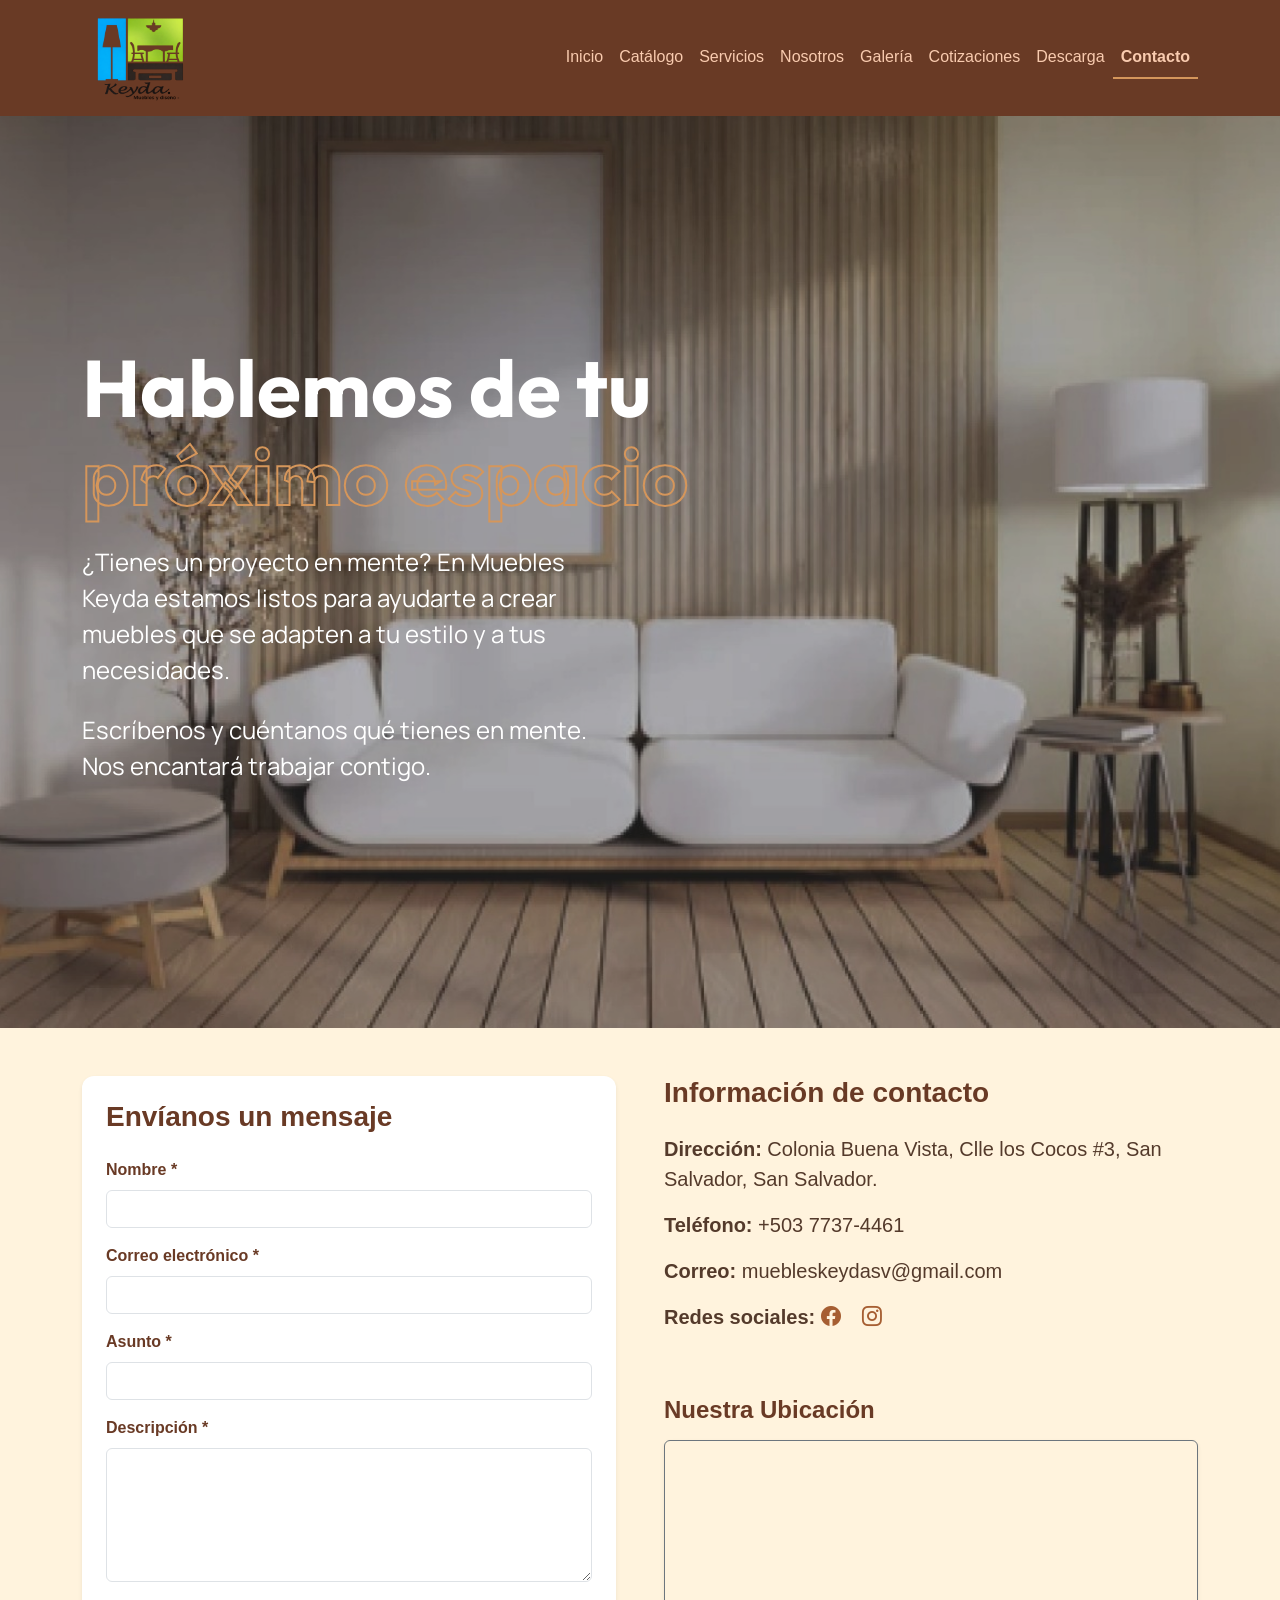
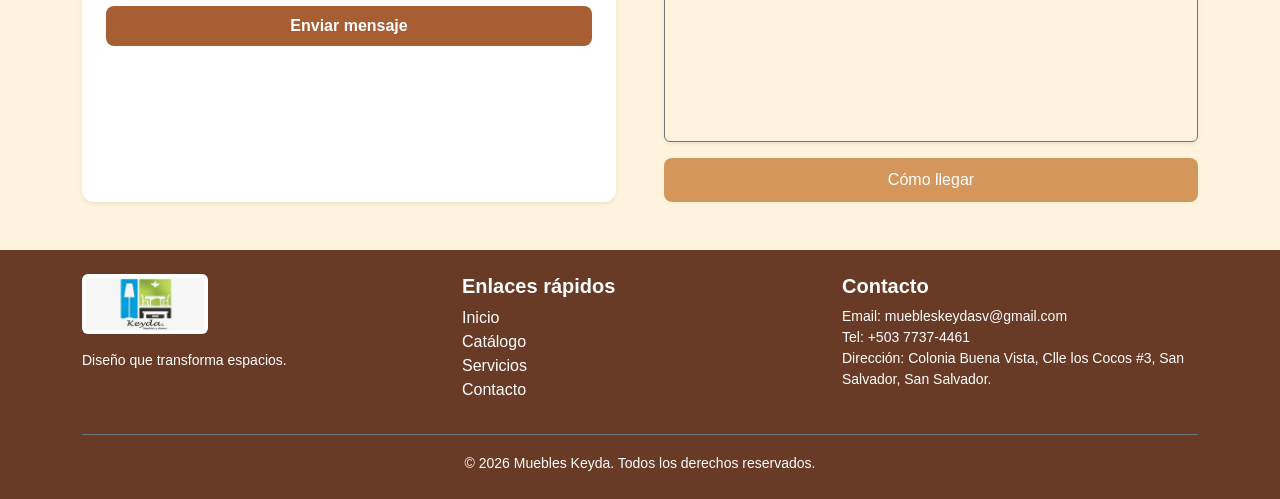
<file: contacto.html>
﻿<!DOCTYPE html>
<html lang="es">
<head>
    <meta charset="UTF-8">
    <meta name="viewport" content="width=device-width, initial-scale=1.0">
    <title>Muebles Keyda - Contacto</title>
    <!-- Bootstrap CSS -->
    <link href="https://cdn.jsdelivr.net/npm/bootstrap@5.3.0/dist/css/bootstrap.min.css" rel="stylesheet">
    <link rel="stylesheet" href="https://cdn.jsdelivr.net/npm/bootstrap-icons@1.11.1/font/bootstrap-icons.css">
    <link rel="stylesheet" href="css/styles.css">
</head>
<body class="bg-crema">

    <!-- Header / Navbar -->
    <header>
        <nav class="navbar navbar-expand-lg navbar-custom">
            <div class="container">
                <a class="navbar-brand" href="index.html">
                    <img src="imgs/logo_transparent.png" alt="Logo Muebles Keyda" height="90">
                </a>
                <button class="navbar-toggler" type="button" data-bs-toggle="collapse" data-bs-target="#navbarNav" aria-controls="navbarNav" aria-expanded="false" aria-label="Toggle navigation">
                    <span class="navbar-toggler-icon"></span>
                </button>
                <div class="collapse navbar-collapse justify-content-end" id="navbarNav">
                    <ul class="navbar-nav">
                        <li class="nav-item"><a class="nav-link" href="index.html">Inicio</a></li>
                        <li class="nav-item"><a class="nav-link" href="catalogo.html">Catálogo</a></li>
                        <li class="nav-item"><a class="nav-link" href="servicios.html">Servicios</a></li>
                        <li class="nav-item"><a class="nav-link" href="nosotros.html">Nosotros</a></li>
                        <li class="nav-item"><a class="nav-link" href="galeria.html">Galería</a></li>
                        <li class="nav-item"><a class="nav-link" href="cotizaciones.html">Cotizaciones</a></li>
                        <li class="nav-item"><a class="nav-link" href="descarga.html">Descarga</a></li>
                        <li class="nav-item"><a class="nav-link active" href="contacto.html">Contacto</a></li>
                    </ul>
                </div>
            </div>
        </nav>
    </header>

    <main>
        <!-- Hero -->
        <section class="hero-section" style="background-image: url('imgs/contacto/con1.png'); padding: 180px 0; background-position: center;">
            <div class="hero-overlay" style="background-color: rgba(0,0,0,0.2);"></div>
            <div class="container hero-content py-5 text-start">
                <div class="col-md-9 col-lg-7">
                    <h1 class="hero-title-responsive fw-bold font-outfit text-white mb-4" style="line-height: 1.1;">
                        Hablemos de tu<br>
                        <span style="color: transparent; -webkit-text-stroke: 2px #d5965b;">próximo espacio</span>
                    </h1>
                    <p class="hero-subtitle-responsive font-manrope text-white mb-4" style="max-width: 550px;">
                        ¿Tienes un proyecto en mente? En Muebles Keyda estamos listos para ayudarte a crear muebles que se adapten a tu estilo y a tus necesidades.
                    </p>
                    <p class="hero-subtitle-responsive font-manrope text-white" style="max-width: 550px;">
                        Escríbenos y cuéntanos qué tienes en mente.<br>Nos encantará trabajar contigo.
                    </p>
                </div>
            </div>
        </section>

        <!-- Formulario y Contacto -->
        <section class="py-5">
            <div class="container">
                <div class="row g-5">
                    
                    <!-- Formulario -->
                    <div class="col-lg-6">
                        <div class="card card-custom p-4 border-0 shadow-sm bg-beige h-100">
                            <h3 class="text-primario fw-bold mb-4">Envíanos un mensaje</h3>
                            <form id="contactForm" class="needs-validation" novalidate>
                                
                                <div class="mb-3">
                                    <label for="nombre_contacto" class="form-label text-primario fw-bold">Nombre *</label>
                                    <input type="text" class="form-control" id="nombre_contacto" name="nombre" required>
                                    <div class="invalid-feedback">Por favor ingrese su nombre.</div>
                                </div>
                                
                                <div class="mb-3">
                                    <label for="correo_contacto" class="form-label text-primario fw-bold">Correo electrónico *</label>
                                    <input type="email" class="form-control" id="correo_contacto" name="correo" required>
                                    <div class="invalid-feedback">Por favor ingrese un correo electrónico válido.</div>
                                </div>
                                
                                <div class="mb-3">
                                    <label for="asunto_contacto" class="form-label text-primario fw-bold">Asunto *</label>
                                    <input type="text" class="form-control" id="asunto_contacto" name="asunto" required>
                                    <div class="invalid-feedback">Por favor ingrese el asunto.</div>
                                </div>
                                
                                <div class="mb-4">
                                    <label for="descripcion_contacto" class="form-label text-primario fw-bold">Descripción *</label>
                                    <textarea class="form-control" id="descripcion_contacto" name="descripcion" rows="5" required></textarea>
                                    <div class="invalid-feedback">La descripción no puede estar vacía.</div>
                                </div>

                                <button type="submit" class="btn btn-primary-custom w-100 fw-bold py-2">Enviar mensaje</button>
                            </form>
                        </div>
                    </div>

                    <!-- Información de contacto y Mapa -->
                    <div class="col-lg-6">
                        <div class="h-100 d-flex flex-column">
                            <div class="mb-5">
                                <h3 class="text-primario fw-bold mb-4">Información de contacto</h3>
                                <ul class="list-unstyled text-texto fs-5">
                                    <li class="mb-3"><strong>Dirección:</strong> Colonia Buena Vista, Clle los Cocos #3, San Salvador, San Salvador.</li>
                                    <li class="mb-3"><strong>Teléfono:</strong> +503 7737-4461</li>
                                    <li class="mb-3"><strong>Correo:</strong> muebleskeydasv@gmail.com</li>
                                    <li class="mb-3">
                                        <strong>Redes sociales:</strong> 
                                        <a href="https://www.facebook.com/profile.php?id=100054485319591&mibextid=ZbWKwL" target="_blank" class="text-secundario text-decoration-none me-2 fs-5"><i class="bi bi-facebook"></i></a>
                                        <a href="https://www.instagram.com/muebleskeyda?stkn=MWNlaW5tdGlwZ205bQ==" target="_blank" class="text-secundario text-decoration-none mx-2 fs-5"><i class="bi bi-instagram"></i></a>
                                    </li>
                                </ul>
                            </div>
                            
                            <!-- Mapa -->
                            <div class="flex-grow-1">
                                <h4 class="text-primario fw-bold mb-3">Nuestra Ubicación</h4>
                                <div class="ratio ratio-16x9 rounded overflow-hidden shadow-sm border border-secondary mb-3">
                                    <iframe 
                                        src="https://www.google.com/maps/embed?pb=!1m14!1m8!1m3!1d15506.779435649416!2d-89.1862476!3d13.6804928!3m2!1i1024!2i768!4f13.1!3m3!1m2!1s0x8f63312096dc1aa3%3A0x891db5028f8fdca5!2sAv.%20Los%20Cocos%2C%20San%20Salvador!5e0!3m2!1ses!2ssv!4v1700000000000!5m2!1ses!2ssv" 
                                        width="600" 
                                        height="450" 
                                        style="border:0;" 
                                        allowfullscreen="" 
                                        loading="lazy" 
                                        referrerpolicy="no-referrer-when-downgrade"
                                        title="Ubicación de Muebles Keyda en Google Maps">
                                    </iframe>
                                </div>
                                <a href="https://www.google.com/maps/place/Av.+Los+Cocos,+San+Salvador/@13.6807352,-89.1859526,18z/data=!4m6!3m5!1s0x8f63312096dc1aa3:0x891db5028f8fdca5!8m2!3d13.6804928!4d-89.1862476!16s%2Fg%2F11h_ckvlh9?entry=ttu&g_ep=EgoyMDI2MDkxNS4wIKXMDSoASAFQAw%3D%3D" target="_blank" class="btn btn-secondary-custom w-100">Cómo llegar</a>
                            </div>
                        </div>
                    </div>

                </div>
            </div>
        </section>

    </main>

    <!-- Footer -->
    <footer class="py-4 mt-auto">
        <div class="container">
            <div class="row">
                <div class="col-md-4 mb-3 mb-md-0">
                    <img src="imgs/logo.png" alt="Logo Muebles Keyda" height="60" class="mb-3 bg-white rounded p-1">
                    <p class="small">Diseño que transforma espacios.</p>
                </div>
                <div class="col-md-4 mb-3 mb-md-0">
                    <h5 class="fw-bold">Enlaces rápidos</h5>
                    <ul class="list-unstyled">
                        <li><a href="index.html">Inicio</a></li>
                        <li><a href="catalogo.html">Catálogo</a></li>
                        <li><a href="servicios.html">Servicios</a></li>
                        <li><a href="contacto.html">Contacto</a></li>
                    </ul>
                </div>
                <div class="col-md-4">
                    <h5 class="fw-bold">Contacto</h5>
                    <ul class="list-unstyled small">
                        <li>Email: muebleskeydasv@gmail.com</li>
                        <li>Tel: +503 7737-4461</li>
                        <li>Dirección: Colonia Buena Vista, Clle los Cocos #3, San Salvador, San Salvador.</li>
                    </ul>
                </div>
            </div>
            <div class="text-center mt-3 pt-3 border-top border-secondary">
                <small>&copy; 2026 Muebles Keyda. Todos los derechos reservados.</small>
            </div>
        </div>
    </footer>

    <!-- Bootstrap JS -->
    <script src="https://cdn.jsdelivr.net/npm/bootstrap@5.3.0/dist/js/bootstrap.bundle.min.js"></script>
    <script src="js/main.js"></script>
</body>
</html>
</file>
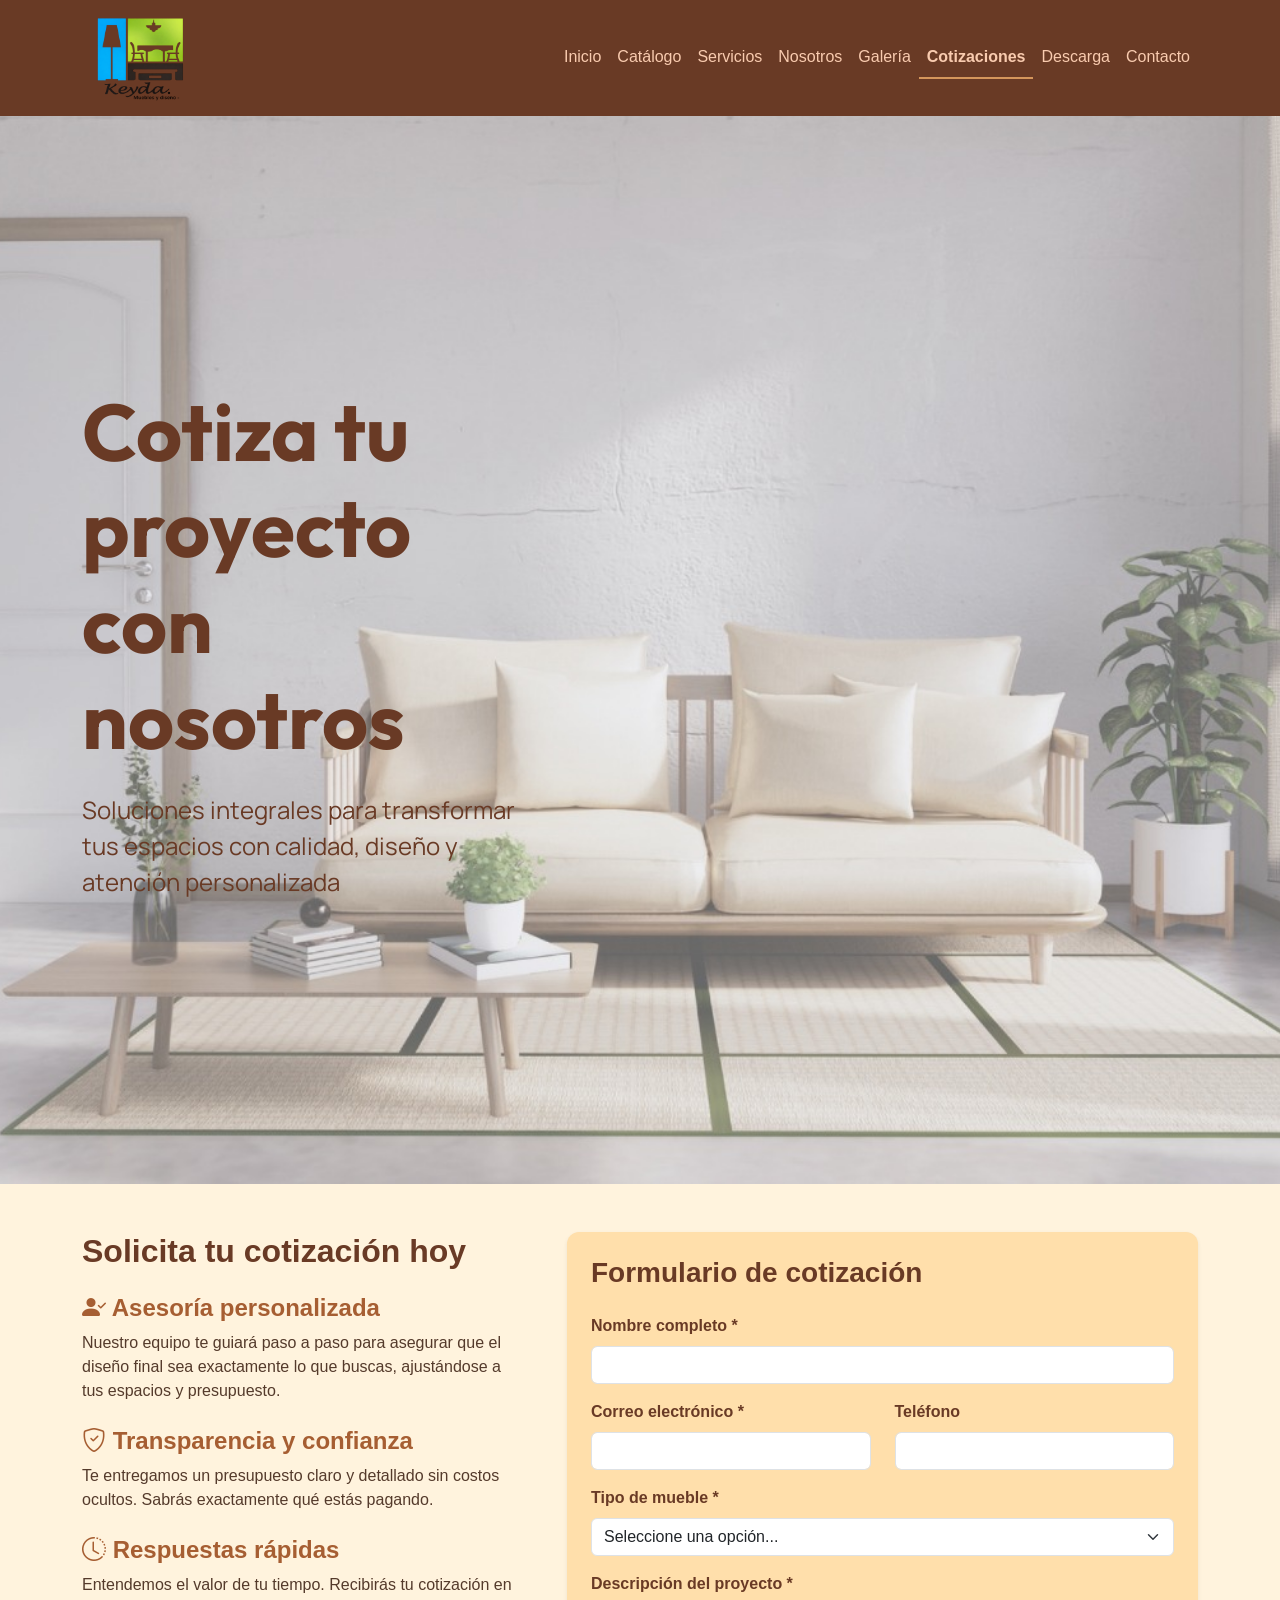
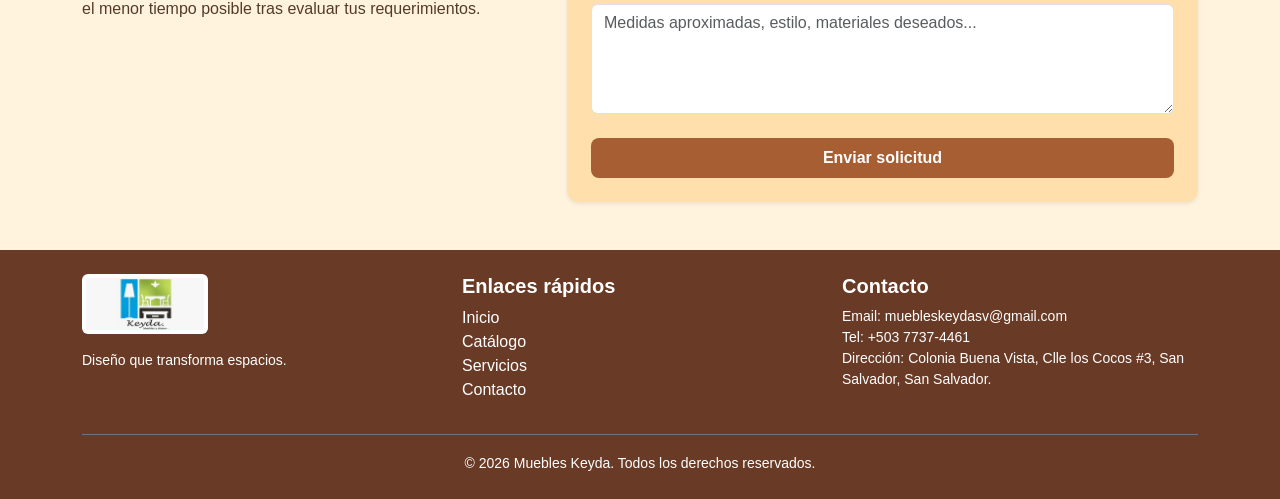
<file: cotizaciones.html>
﻿<!DOCTYPE html>
<html lang="es">
<head>
    <meta charset="UTF-8">
    <meta name="viewport" content="width=device-width, initial-scale=1.0">
    <title>Muebles Keyda - Cotizaciones</title>
    <!-- Bootstrap CSS -->
    <link href="https://cdn.jsdelivr.net/npm/bootstrap@5.3.0/dist/css/bootstrap.min.css" rel="stylesheet">
    <link rel="stylesheet" href="https://cdn.jsdelivr.net/npm/bootstrap-icons@1.11.1/font/bootstrap-icons.css">
    <link rel="stylesheet" href="css/styles.css">
</head>
<body class="bg-crema">

    <!-- Header / Navbar -->
    <header>
        <nav class="navbar navbar-expand-lg navbar-custom">
            <div class="container">
                <a class="navbar-brand" href="index.html">
                    <img src="imgs/logo_transparent.png" alt="Logo Muebles Keyda" height="90">
                </a>
                <button class="navbar-toggler" type="button" data-bs-toggle="collapse" data-bs-target="#navbarNav" aria-controls="navbarNav" aria-expanded="false" aria-label="Toggle navigation">
                    <span class="navbar-toggler-icon"></span>
                </button>
                <div class="collapse navbar-collapse justify-content-end" id="navbarNav">
                    <ul class="navbar-nav">
                        <li class="nav-item"><a class="nav-link" href="index.html">Inicio</a></li>
                        <li class="nav-item"><a class="nav-link" href="catalogo.html">Catálogo</a></li>
                        <li class="nav-item"><a class="nav-link" href="servicios.html">Servicios</a></li>
                        <li class="nav-item"><a class="nav-link" href="nosotros.html">Nosotros</a></li>
                        <li class="nav-item"><a class="nav-link" href="galeria.html">Galería</a></li>
                        <li class="nav-item"><a class="nav-link active" href="cotizaciones.html">Cotizaciones</a></li>
                        <li class="nav-item"><a class="nav-link" href="descarga.html">Descarga</a></li>
                        <li class="nav-item"><a class="nav-link" href="contacto.html">Contacto</a></li>
                    </ul>
                </div>
            </div>
        </nav>
    </header>

    <main>
        <!-- Hero -->
        <section class="hero-section" style="background-image: url('imgs/image.png'); padding: 220px 0; min-height: 70vh; display: flex; align-items: center; background-position: center;">
            <div class="hero-overlay" style="background-color: transparent;"></div>
            <div class="container hero-content py-5 text-start">
                <div class="col-md-7 col-lg-5">
                    <h1 class="hero-title-responsive fw-bold font-outfit text-primario mb-4" style="line-height: 1.2;">Cotiza tu<br>proyecto<br>con nosotros</h1>
                    <p class="hero-subtitle-responsive font-manrope" style="color: #693A25;">Soluciones integrales para transformar tus espacios con calidad, diseño y atención personalizada</p>
                </div>
            </div>
        </section>

        <!-- Contenido principal -->
        <section class="py-5">
            <div class="container">
                <div class="row g-5">
                    
                    <!-- Información -->
                    <div class="col-lg-5">
                        <h2 class="text-primario fw-bold mb-4">Solicita tu cotización hoy</h2>
                        
                        <div class="mb-4">
                            <h4 class="text-secundario fw-bold"><i class="bi bi-person-check-fill"></i> Asesoría personalizada</h4>
                            <p class="text-texto">Nuestro equipo te guiará paso a paso para asegurar que el diseño final sea exactamente lo que buscas, ajustándose a tus espacios y presupuesto.</p>
                        </div>
                        
                        <div class="mb-4">
                            <h4 class="text-secundario fw-bold"><i class="bi bi-shield-check"></i> Transparencia y confianza</h4>
                            <p class="text-texto">Te entregamos un presupuesto claro y detallado sin costos ocultos. Sabrás exactamente qué estás pagando.</p>
                        </div>
                        
                        <div class="mb-4">
                            <h4 class="text-secundario fw-bold"><i class="bi bi-clock-history"></i> Respuestas rápidas</h4>
                            <p class="text-texto">Entendemos el valor de tu tiempo. Recibirás tu cotización en el menor tiempo posible tras evaluar tus requerimientos.</p>
                        </div>
                    </div>

                    <!-- Formulario -->
                    <div class="col-lg-7">
                        <div class="card card-custom p-4 border-0 shadow-sm" style="background-color: var(--color-beige);">
                            <h3 class="text-primario fw-bold mb-4">Formulario de cotización</h3>
                            <form id="cotizacionForm" class="needs-validation" novalidate>
                                
                                <div class="mb-3">
                                    <label for="nombre" class="form-label text-primario fw-bold">Nombre completo *</label>
                                    <input type="text" class="form-control" id="nombre" name="nombre" required>
                                    <div class="invalid-feedback">Por favor ingrese su nombre completo.</div>
                                </div>
                                
                                <div class="row">
                                    <div class="col-md-6 mb-3">
                                        <label for="correo" class="form-label text-primario fw-bold">Correo electrónico *</label>
                                        <input type="email" class="form-control" id="correo" name="correo" required>
                                        <div class="invalid-feedback">Por favor ingrese un correo válido.</div>
                                    </div>
                                    <div class="col-md-6 mb-3">
                                        <label for="telefono" class="form-label text-primario fw-bold">Teléfono</label>
                                        <input type="tel" class="form-control" id="telefono" name="telefono">
                                    </div>
                                </div>
                                
                                <div class="mb-3">
                                    <label for="tipo_mueble" class="form-label text-primario fw-bold">Tipo de mueble *</label>
                                    <select class="form-select" id="tipo_mueble" name="tipo_mueble" required>
                                        <option value="" selected disabled>Seleccione una opción...</option>
                                        <option value="Cocina">Cocina</option>
                                        <option value="Closet">Closet</option>
                                        <option value="Sala">Sala / Centro de TV</option>
                                        <option value="Baño">Mueble de baño</option>
                                        <option value="Oficina">Escritorio / Oficina</option>
                                        <option value="Otro">Otro diseño personalizado</option>
                                    </select>
                                    <div class="invalid-feedback">Por favor seleccione el tipo de mueble.</div>
                                </div>
                                
                                <div class="mb-4">
                                    <label for="descripcion" class="form-label text-primario fw-bold">Descripción del proyecto *</label>
                                    <textarea class="form-control" id="descripcion" name="descripcion" rows="4" placeholder="Medidas aproximadas, estilo, materiales deseados..." required></textarea>
                                    <div class="invalid-feedback">Por favor brinde una descripción de su proyecto.</div>
                                </div>

                                <button type="submit" class="btn btn-primary-custom w-100 fw-bold py-2">Enviar solicitud</button>
                            </form>
                        </div>
                    </div>
                    
                </div>
            </div>
        </section>

    </main>

    <!-- Footer -->
    <footer class="py-4 mt-auto">
        <div class="container">
            <div class="row">
                <div class="col-md-4 mb-3 mb-md-0">
                    <img src="imgs/logo.png" alt="Logo Muebles Keyda" height="60" class="mb-3 bg-white rounded p-1">
                    <p class="small">Diseño que transforma espacios.</p>
                </div>
                <div class="col-md-4 mb-3 mb-md-0">
                    <h5 class="fw-bold">Enlaces rápidos</h5>
                    <ul class="list-unstyled">
                        <li><a href="index.html">Inicio</a></li>
                        <li><a href="catalogo.html">Catálogo</a></li>
                        <li><a href="servicios.html">Servicios</a></li>
                        <li><a href="contacto.html">Contacto</a></li>
                    </ul>
                </div>
                <div class="col-md-4">
                    <h5 class="fw-bold">Contacto</h5>
                    <ul class="list-unstyled small">
                        <li>Email: muebleskeydasv@gmail.com</li>
                        <li>Tel: +503 7737-4461</li>
                        <li>Dirección: Colonia Buena Vista, Clle los Cocos #3, San Salvador, San Salvador.</li>
                    </ul>
                </div>
            </div>
            <div class="text-center mt-3 pt-3 border-top border-secondary">
                <small>&copy; 2026 Muebles Keyda. Todos los derechos reservados.</small>
            </div>
        </div>
    </footer>

    <!-- Bootstrap JS -->
    <script src="https://cdn.jsdelivr.net/npm/bootstrap@5.3.0/dist/js/bootstrap.bundle.min.js"></script>
    <script src="js/main.js"></script>
</body>
</html>
</file>
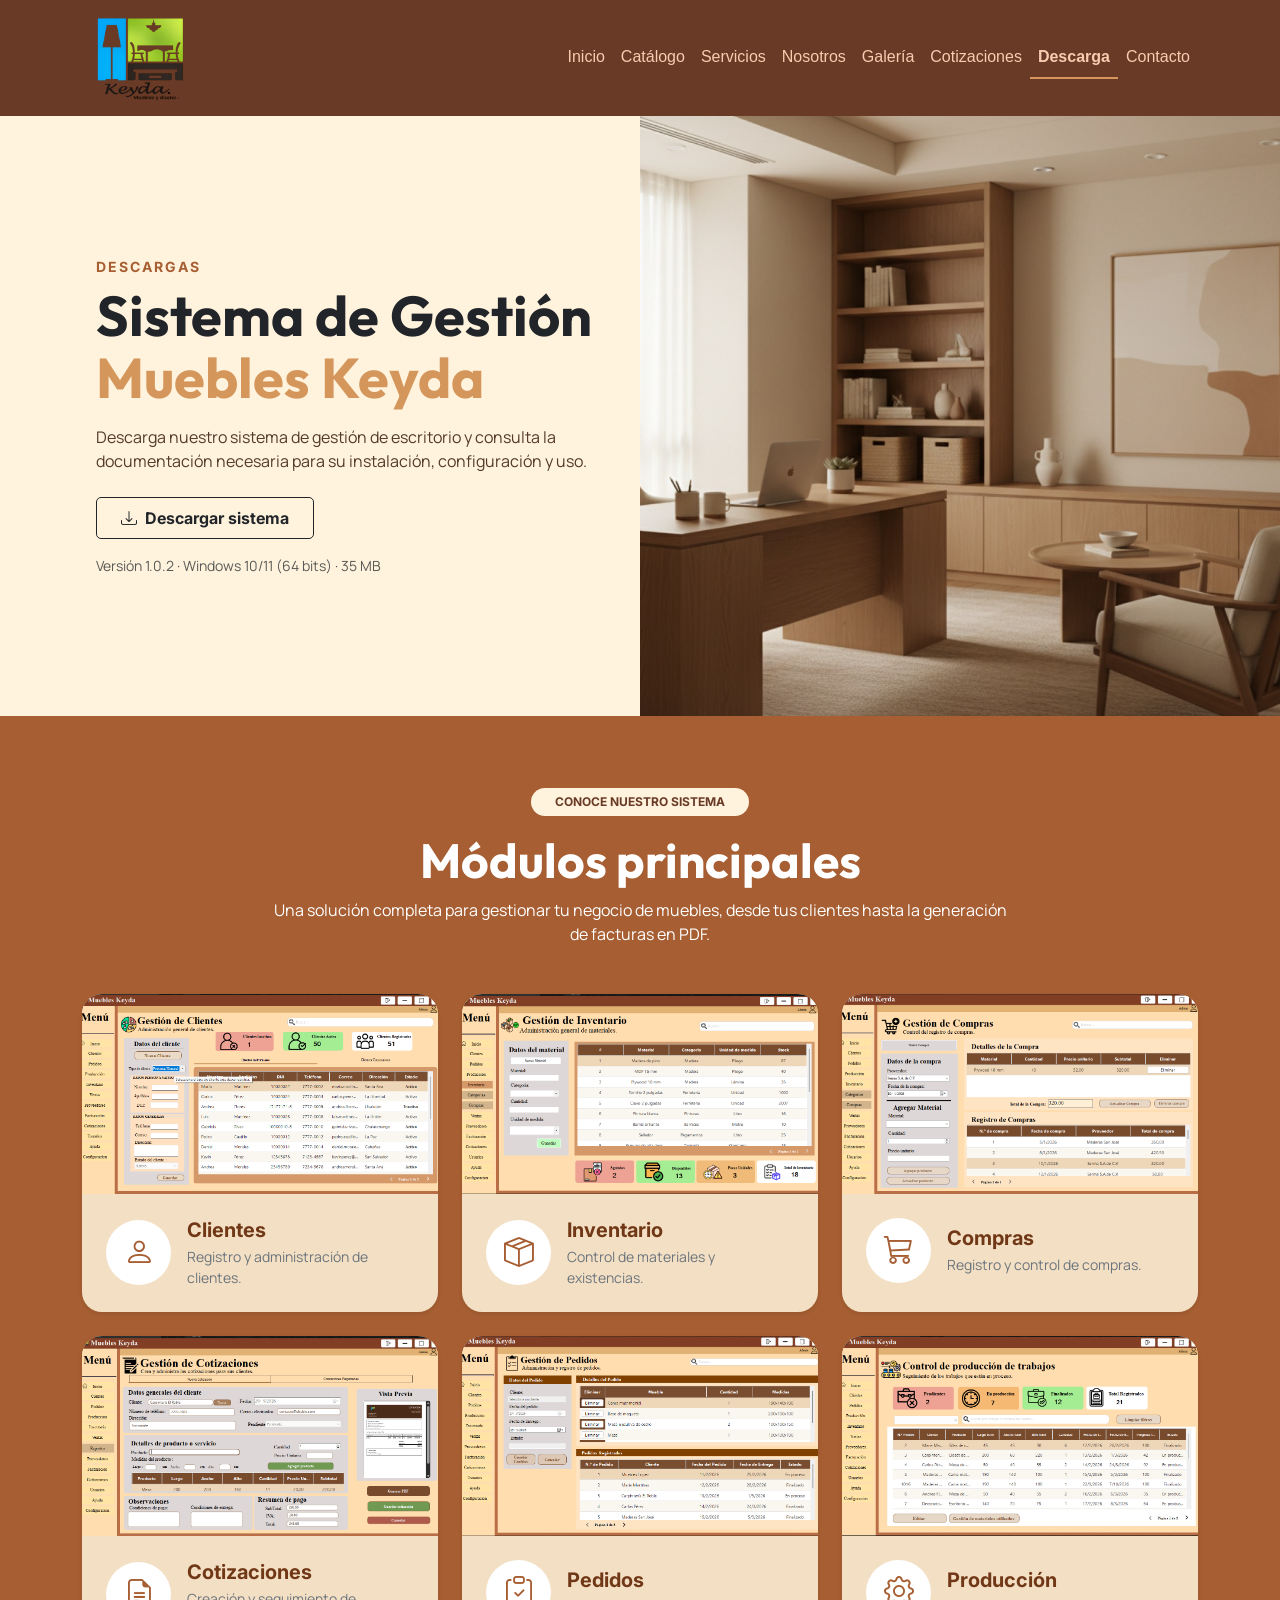
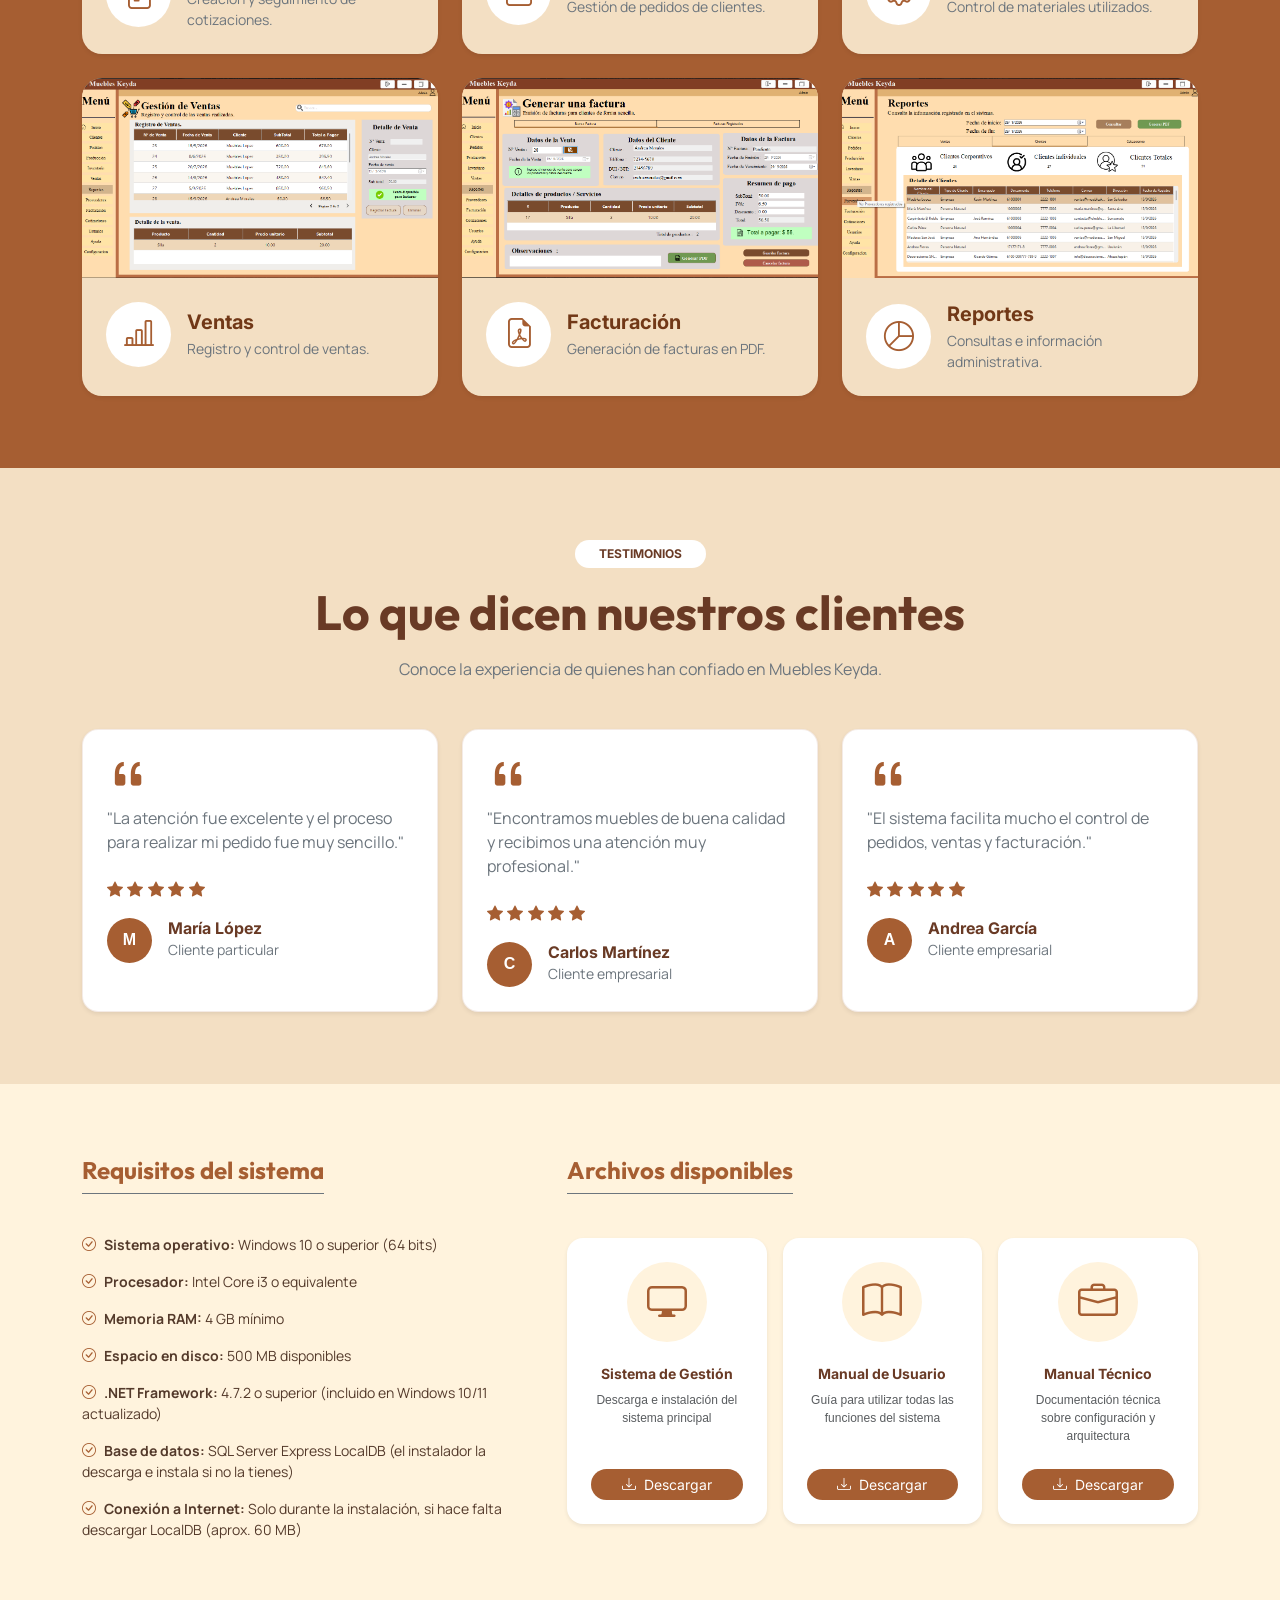
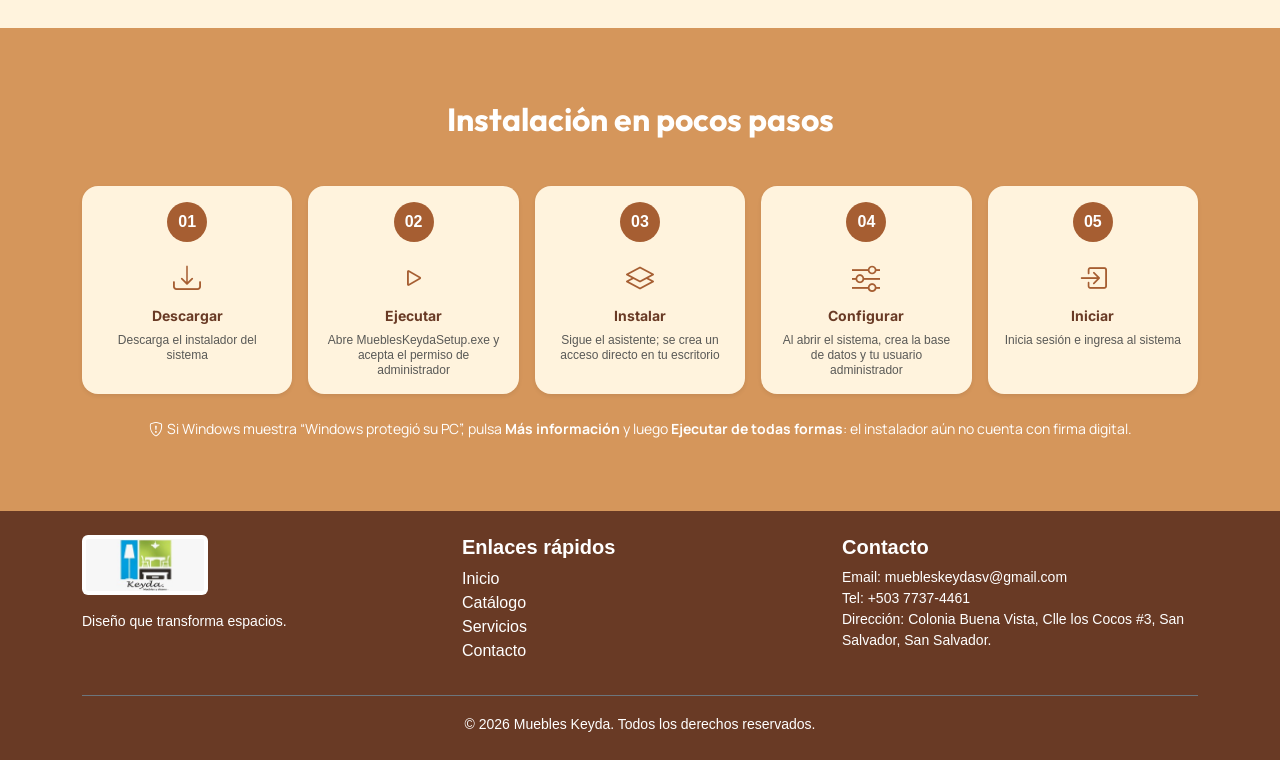
<file: descarga.html>
﻿<!DOCTYPE html>
<html lang="es">

<head>
    <meta charset="UTF-8">
    <meta name="viewport" content="width=device-width, initial-scale=1.0">
    <title>Muebles Keyda - Descarga</title>
    <!-- Bootstrap CSS -->
    <link href="https://cdn.jsdelivr.net/npm/bootstrap@5.3.0/dist/css/bootstrap.min.css" rel="stylesheet">
    <link rel="stylesheet" href="https://cdn.jsdelivr.net/npm/bootstrap-icons@1.11.1/font/bootstrap-icons.css">
    <link rel="stylesheet" href="css/styles.css">
    <style>
        .modulo-img {
            height: 200px;
            object-fit: cover;
        }

        .modulo-card {
            background-color: #fff1dc;
            border-radius: 20px;
            overflow: hidden;
            transition: transform 0.3s ease;
        }

        .modulo-card:hover {
            transform: translateY(-5px);
        }

        .modulo-icono {
            width: 65px;
            height: 65px;
            background-color: #ffffff;
            border-radius: 50%;
            flex-shrink: 0;
        }

        .modulo-icono i {
            font-size: 30px;
            color: #A65E32;
        }

        .modulo-card h5 {
            color: #713817;
        }

        .modulo-card p {
            color: #6c757d;
            font-size: 14px;
        }

        .modulos-descripcion {
            max-width: 750px;
        }

        .modulo-img {
            height: 200px;
            object-fit: cover;
        }

        .modulo-card {
            background-color: #F3DFC3;
            ;
            ;
            border-radius: 20px;
            overflow: hidden;
        }

        .testimonial-card {
            border: 1px solid rgba(166, 94, 50, 0.12);
        }

        .testimonial-comilla {
            color: #A65E32;
            font-size: 42px;
            line-height: 1;
        }

        .testimonial-avatar {
            width: 45px;
            height: 45px;
            background-color: #A65E32;
            color: white;
            border-radius: 50%;

            display: flex;
            align-items: center;
            justify-content: center;

            font-weight: bold;
        }
    </style>
</head>

<body>

    <!-- Header / Navbar -->
    <header>
        <nav class="navbar navbar-expand-lg navbar-custom">
            <div class="container">
                <a class="navbar-brand" href="index.html">
                    <img src="imgs/logo_transparent.png" alt="Logo Muebles Keyda" height="90">
                </a>
                <button class="navbar-toggler" type="button" data-bs-toggle="collapse" data-bs-target="#navbarNav"
                    aria-controls="navbarNav" aria-expanded="false" aria-label="Toggle navigation">
                    <span class="navbar-toggler-icon"></span>
                </button>
                <div class="collapse navbar-collapse justify-content-end" id="navbarNav">
                    <ul class="navbar-nav">
                        <li class="nav-item"><a class="nav-link" href="index.html">Inicio</a></li>
                        <li class="nav-item"><a class="nav-link" href="catalogo.html">Catálogo</a></li>
                        <li class="nav-item"><a class="nav-link" href="servicios.html">Servicios</a></li>
                        <li class="nav-item"><a class="nav-link" href="nosotros.html">Nosotros</a></li>
                        <li class="nav-item"><a class="nav-link" href="galeria.html">Galería</a></li>
                        <li class="nav-item"><a class="nav-link" href="cotizaciones.html">Cotizaciones</a></li>
                        <li class="nav-item"><a class="nav-link active" href="descarga.html">Descarga</a></li>
                        <li class="nav-item"><a class="nav-link" href="contacto.html">Contacto</a></li>
                    </ul>
                </div>
            </div>
        </nav>
    </header>

    <main>
        <!-- Hero -->
        <section class="bg-crema">
            <div class="container-fluid p-0">
                <div class="row g-0 align-items-center">
                    <div class="col-md-6 px-5 py-5 text-start">
                        <div class="ps-md-5">
                            <p class="text-secundario fw-bold mb-2 font-inter small" style="letter-spacing: 2px;">
                                DESCARGAS</p>
                            <h1 class="display-4 fw-bold font-outfit mb-3" style="line-height: 1.1;">
                                <span class="text-dark">Sistema de Gestión</span><br>
                                <span style="color: #d5965b;">Muebles Keyda</span>
                            </h1>
                            <p class="font-manrope fs-6 mb-4 text-texto" style="max-width: 500px;">
                                Descarga nuestro sistema de gestión de escritorio y consulta la documentación necesaria
                                para su instalación, configuración y uso.
                            </p>
                            <a href="https://github.com/abi601619-sketch/Muebles-Keyda-PTC/releases/download/v1.0.5/MueblesKeydaSetup.exe"
                                class="btn btn-outline-dark font-inter fw-bold px-4 py-2" style="border-radius: 5px;"
                                download><i class="bi bi-download me-2"></i>Descargar sistema</a>
                            <p class="small text-muted font-manrope mt-3 mb-0">Versión 1.0.2 &middot; Windows 10/11 (64
                                bits) &middot; 35 MB</p>
                        </div>
                    </div>
                    <div class="col-md-6">
                        <img src="imgs/descarga/d1.png" alt="Sistema Keyda" class="img-fluid w-100 img-cover"
                            style="height: 600px;">
                    </div>
                </div>
            </div>
        </section>

        <!-- Módulos principales -->
        <section class="py-5" style="background-color: #A65E32;">

            <div class="container py-4">

                <!-- Encabezado -->
                <div class="text-center mb-5">

                    <span class="badge bg-crema text-primario rounded-pill px-4 py-2 font-inter">
                        CONOCE NUESTRO SISTEMA
                    </span>

                    <h2 class="display-5 fw-bold text-white font-outfit mt-3">
                        Módulos principales
                    </h2>

                    <p class="text-white font-manrope mx-auto modulos-descripcion">
                        Una solución completa para gestionar tu negocio de muebles,
                        desde tus clientes hasta la generación de facturas en PDF.
                    </p>

                </div>


                <!-- Módulos -->
                <div class="row g-4">

                    <!-- Clientes -->
                    <div class="col-12 col-md-6 col-lg-4">
                        <div class="modulo-card shadow-sm h-100">

                            <img src="imgs/modulos sistema/clientes.png" class="w-100 modulo-img"
                                alt="Módulo de clientes">

                            <div class="p-4 d-flex align-items-center gap-3">

                                <div class="modulo-icono d-flex align-items-center justify-content-center">
                                    <i class="bi bi-person"></i>
                                </div>

                                <div>
                                    <h5 class="fw-bold font-inter mb-1">
                                        Clientes
                                    </h5>

                                    <p class="font-manrope mb-0">
                                        Registro y administración de clientes.
                                    </p>
                                </div>

                            </div>
                        </div>
                    </div>


                    <!-- Inventario -->
                    <div class="col-12 col-md-6 col-lg-4">
                        <div class="modulo-card shadow-sm h-100">

                            <img src="imgs/modulos sistema/inventario.png" class="w-100 modulo-img"
                                alt="Módulo de inventario">

                            <div class="p-4 d-flex align-items-center gap-3">

                                <div class="modulo-icono d-flex align-items-center justify-content-center">
                                    <i class="bi bi-box-seam"></i>
                                </div>

                                <div>
                                    <h5 class="fw-bold font-inter mb-1">
                                        Inventario
                                    </h5>

                                    <p class="font-manrope mb-0">
                                        Control de materiales y existencias.
                                    </p>
                                </div>

                            </div>
                        </div>
                    </div>


                    <!-- Compras -->
                    <div class="col-12 col-md-6 col-lg-4">
                        <div class="modulo-card shadow-sm h-100">

                            <img src="imgs/modulos sistema/compras.png" class="w-100 modulo-img"
                                alt="Módulo de compras">

                            <div class="p-4 d-flex align-items-center gap-3">

                                <div class="modulo-icono d-flex align-items-center justify-content-center">
                                    <i class="bi bi-cart3"></i>
                                </div>

                                <div>
                                    <h5 class="fw-bold font-inter mb-1">
                                        Compras
                                    </h5>

                                    <p class="font-manrope mb-0">
                                        Registro y control de compras.
                                    </p>
                                </div>

                            </div>
                        </div>
                    </div>


                    <!-- Cotizaciones -->
                    <div class="col-12 col-md-6 col-lg-4">
                        <div class="modulo-card shadow-sm h-100">

                            <img src="imgs/modulos sistema/cotizaciones.png" class="w-100 modulo-img"
                                alt="Módulo de cotizaciones">

                            <div class="p-4 d-flex align-items-center gap-3">

                                <div class="modulo-icono d-flex align-items-center justify-content-center">
                                    <i class="bi bi-file-earmark-text"></i>
                                </div>

                                <div>
                                    <h5 class="fw-bold font-inter mb-1">
                                        Cotizaciones
                                    </h5>

                                    <p class="font-manrope mb-0">
                                        Creación y seguimiento de cotizaciones.
                                    </p>
                                </div>

                            </div>
                        </div>
                    </div>


                    <!-- Pedidos -->
                    <div class="col-12 col-md-6 col-lg-4">
                        <div class="modulo-card shadow-sm h-100">

                            <img src="imgs/modulos sistema/pedidos.png" class="w-100 modulo-img"
                                alt="Módulo de pedidos">

                            <div class="p-4 d-flex align-items-center gap-3">

                                <div class="modulo-icono d-flex align-items-center justify-content-center">
                                    <i class="bi bi-clipboard-check"></i>
                                </div>

                                <div>
                                    <h5 class="fw-bold font-inter mb-1">
                                        Pedidos
                                    </h5>

                                    <p class="font-manrope mb-0">
                                        Gestión de pedidos de clientes.
                                    </p>
                                </div>

                            </div>
                        </div>
                    </div>


                    <!-- Producción -->
                    <div class="col-12 col-md-6 col-lg-4">
                        <div class="modulo-card shadow-sm h-100">

                            <img src="imgs/modulos sistema/produccion.png" class="w-100 modulo-img"
                                alt="Módulo de producción">

                            <div class="p-4 d-flex align-items-center gap-3">

                                <div class="modulo-icono d-flex align-items-center justify-content-center">
                                    <i class="bi bi-gear"></i>
                                </div>

                                <div>
                                    <h5 class="fw-bold font-inter mb-1">
                                        Producción
                                    </h5>

                                    <p class="font-manrope mb-0">
                                        Control de materiales utilizados.
                                    </p>
                                </div>

                            </div>
                        </div>
                    </div>


                    <!-- Ventas -->
                    <div class="col-12 col-md-6 col-lg-4">
                        <div class="modulo-card shadow-sm h-100">

                            <img src="imgs/modulos sistema/ventas.png" class="w-100 modulo-img" alt="Módulo de ventas">

                            <div class="p-4 d-flex align-items-center gap-3">

                                <div class="modulo-icono d-flex align-items-center justify-content-center">
                                    <i class="bi bi-bar-chart-line"></i>
                                </div>

                                <div>
                                    <h5 class="fw-bold font-inter mb-1">
                                        Ventas
                                    </h5>

                                    <p class="font-manrope mb-0">
                                        Registro y control de ventas.
                                    </p>
                                </div>

                            </div>
                        </div>
                    </div>


                    <!-- Facturación -->
                    <div class="col-12 col-md-6 col-lg-4">
                        <div class="modulo-card shadow-sm h-100">

                            <img src="imgs/modulos sistema/facturacion.png" class="w-100 modulo-img"
                                alt="Módulo de facturación">

                            <div class="p-4 d-flex align-items-center gap-3">

                                <div class="modulo-icono d-flex align-items-center justify-content-center">
                                    <i class="bi bi-file-earmark-pdf"></i>
                                </div>

                                <div>
                                    <h5 class="fw-bold font-inter mb-1">
                                        Facturación
                                    </h5>

                                    <p class="font-manrope mb-0">
                                        Generación de facturas en PDF.
                                    </p>
                                </div>

                            </div>
                        </div>
                    </div>


                    <!-- Reportes -->
                    <div class="col-12 col-md-6 col-lg-4">
                        <div class="modulo-card shadow-sm h-100">

                            <img src="imgs/modulos sistema/reportes.png" class="w-100 modulo-img"
                                alt="Módulo de reportes">

                            <div class="p-4 d-flex align-items-center gap-3">

                                <div class="modulo-icono d-flex align-items-center justify-content-center">
                                    <i class="bi bi-pie-chart"></i>
                                </div>

                                <div>
                                    <h5 class="fw-bold font-inter mb-1">
                                        Reportes
                                    </h5>

                                    <p class="font-manrope mb-0">
                                        Consultas e información administrativa.
                                    </p>
                                </div>

                            </div>
                        </div>
                    </div>

                </div>
            </div>
        </section>

        <!-- Testimonios -->
        <section class="py-5" style="background-color: #F3DFC3;">

            <div class="container py-4">

                <!-- Encabezado -->
                <div class="text-center mb-5">

                    <span class="badge bg-white text-primario rounded-pill px-4 py-2 font-inter">
                        TESTIMONIOS
                    </span>

                    <h2 class="display-5 fw-bold text-primario font-outfit mt-3 mb-3">
                        Lo que dicen nuestros clientes
                    </h2>

                    <p class="text-secondary font-manrope mx-auto" style="max-width: 650px;">
                        Conoce la experiencia de quienes han confiado
                        en Muebles Keyda.
                    </p>

                </div>


                <!-- Cards -->
                <div class="row g-4">


                    <!-- Testimonio 1 -->
                    <div class="col-12 col-md-6 col-lg-4">

                        <div class="testimonial-card bg-white rounded-4 shadow-sm p-4 h-100">

                            <div class="testimonial-comilla">
                                <i class="bi bi-quote"></i>
                            </div>

                            <p class="font-manrope text-secondary mt-2 mb-4">
                                "La atención fue excelente y el proceso para
                                realizar mi pedido fue muy sencillo."
                            </p>

                            <!-- Estrellas -->
                            <div class="text-secundario mb-3">
                                <i class="bi bi-star-fill"></i>
                                <i class="bi bi-star-fill"></i>
                                <i class="bi bi-star-fill"></i>
                                <i class="bi bi-star-fill"></i>
                                <i class="bi bi-star-fill"></i>
                            </div>

                            <!-- Usuario -->
                            <div class="d-flex align-items-center gap-3">

                                <div class="testimonial-avatar">
                                    M
                                </div>

                                <div>
                                    <h6 class="text-primario fw-bold mb-0 font-inter">
                                        María López
                                    </h6>

                                    <small class="text-secondary font-manrope">
                                        Cliente particular
                                    </small>
                                </div>

                            </div>

                        </div>

                    </div>


                    <!-- Testimonio 2 -->
                    <div class="col-12 col-md-6 col-lg-4">

                        <div class="testimonial-card bg-white rounded-4 shadow-sm p-4 h-100">

                            <div class="testimonial-comilla">
                                <i class="bi bi-quote"></i>
                            </div>

                            <p class="font-manrope text-secondary mt-2 mb-4">
                                "Encontramos muebles de buena calidad y
                                recibimos una atención muy profesional."
                            </p>

                            <!-- Estrellas -->
                            <div class="text-secundario mb-3">
                                <i class="bi bi-star-fill"></i>
                                <i class="bi bi-star-fill"></i>
                                <i class="bi bi-star-fill"></i>
                                <i class="bi bi-star-fill"></i>
                                <i class="bi bi-star-fill"></i>
                            </div>

                            <!-- Usuario -->
                            <div class="d-flex align-items-center gap-3">

                                <div class="testimonial-avatar">
                                    C
                                </div>

                                <div>
                                    <h6 class="text-primario fw-bold mb-0 font-inter">
                                        Carlos Martínez
                                    </h6>

                                    <small class="text-secondary font-manrope">
                                        Cliente empresarial
                                    </small>
                                </div>

                            </div>

                        </div>

                    </div>


                    <!-- Testimonio 3 -->
                    <div class="col-12 col-md-6 col-lg-4">

                        <div class="testimonial-card bg-white rounded-4 shadow-sm p-4 h-100">

                            <div class="testimonial-comilla">
                                <i class="bi bi-quote"></i>
                            </div>

                            <p class="font-manrope text-secondary mt-2 mb-4">
                                "El sistema facilita mucho el control de
                                pedidos, ventas y facturación."
                            </p>

                            <!-- Estrellas -->
                            <div class="text-secundario mb-3">
                                <i class="bi bi-star-fill"></i>
                                <i class="bi bi-star-fill"></i>
                                <i class="bi bi-star-fill"></i>
                                <i class="bi bi-star-fill"></i>
                                <i class="bi bi-star-fill"></i>
                            </div>

                            <!-- Usuario -->
                            <div class="d-flex align-items-center gap-3">

                                <div class="testimonial-avatar">
                                    A
                                </div>

                                <div>
                                    <h6 class="text-primario fw-bold mb-0 font-inter">
                                        Andrea García
                                    </h6>

                                    <small class="text-secondary font-manrope">
                                        Cliente empresarial
                                    </small>
                                </div>

                            </div>

                        </div>

                    </div>

                </div>

            </div>

        </section>
        <!-- Requisitos y Descargas -->
        <section class="bg-crema py-5">
            <div class="container py-4">
                <div class="row g-5">
                    <!-- Requisitos -->
                    <div class="col-md-5">
                        <h4
                            class="text-secundario fw-bold mb-4 font-outfit border-bottom border-secondary d-inline-block pb-2">
                            Requisitos del sistema</h4>
                        <ul class="list-unstyled font-manrope text-texto mt-3 small">
                            <li class="mb-3"><i class="bi bi-check-circle text-secundario me-2"></i><strong>Sistema
                                    operativo:</strong> Windows 10 o superior (64 bits)</li>
                            <li class="mb-3"><i
                                    class="bi bi-check-circle text-secundario me-2"></i><strong>Procesador:</strong>
                                Intel Core i3 o equivalente</li>
                            <li class="mb-3"><i class="bi bi-check-circle text-secundario me-2"></i><strong>Memoria
                                    RAM:</strong> 4 GB mínimo</li>
                            <li class="mb-3"><i class="bi bi-check-circle text-secundario me-2"></i><strong>Espacio en
                                    disco:</strong> 500 MB disponibles</li>
                            <li class="mb-3"><i class="bi bi-check-circle text-secundario me-2"></i><strong>.NET
                                    Framework:</strong> 4.7.2 o superior (incluido en Windows 10/11 actualizado)</li>
                            <li class="mb-3"><i class="bi bi-check-circle text-secundario me-2"></i><strong>Base de
                                    datos:</strong> SQL Server Express LocalDB (el instalador la descarga e instala si
                                no la tienes)</li>
                            <li class="mb-3"><i class="bi bi-check-circle text-secundario me-2"></i><strong>Conexión a
                                    Internet:</strong> Solo durante la instalación, si hace falta descargar LocalDB
                                (aprox. 60 MB)</li>
                        </ul>
                    </div>
                    <!-- Archivos disponibles -->
                    <div class="col-md-7">
                        <h4
                            class="text-secundario fw-bold mb-4 font-outfit border-bottom border-secondary d-inline-block pb-2">
                            Archivos disponibles</h4>
                        <div class="row g-3 mt-1">
                            <div class="col-sm-4 text-center">
                                <div
                                    class="bg-white p-4 rounded-4 shadow-sm h-100 d-flex flex-column justify-content-between">
                                    <div>
                                        <div class="rounded-circle bg-crema d-inline-flex align-items-center justify-content-center mb-4 mx-auto"
                                            style="width: 80px; height: 80px;"><i
                                                class="bi bi-display text-secundario fs-1"></i></div>
                                        <h6 class="fw-bold text-primario font-inter small">Sistema de Gestión</h6>
                                        <p class="text-muted" style="font-size: 0.75rem;">Descarga e instalación del
                                            sistema principal</p>
                                    </div>
                                    <a href="https://github.com/abi601619-sketch/Muebles-Keyda-PTC/releases/download/v1.0.5/MueblesKeydaSetup.exe"
                                        class="btn btn-sm text-white mt-2 font-inter rounded-pill w-100"
                                        style="background-color: #A65E32;" download><i class="bi bi-download me-1"></i>
                                        Descargar</a>
                                </div>
                            </div>
                            <div class="col-sm-4 text-center">
                                <div
                                    class="bg-white p-4 rounded-4 shadow-sm h-100 d-flex flex-column justify-content-between">
                                    <div>
                                        <div class="rounded-circle bg-crema d-inline-flex align-items-center justify-content-center mb-4 mx-auto"
                                            style="width: 80px; height: 80px;"><i
                                                class="bi bi-book text-secundario fs-1"></i></div>
                                        <h6 class="fw-bold text-primario font-inter small">Manual de Usuario</h6>
                                        <p class="text-muted" style="font-size: 0.75rem;">Guía para utilizar todas las
                                            funciones del sistema</p>
                                    </div>
                                    <a href="descargas/Manual-Usuario-Muebles-Keyda.pdf"
                                        class="btn btn-sm text-white mt-2 font-inter rounded-pill w-100"
                                        style="background-color: #A65E32;" download><i class="bi bi-download me-1"></i>
                                        Descargar</a>
                                </div>
                            </div>
                            <div class="col-sm-4 text-center">
                                <div
                                    class="bg-white p-4 rounded-4 shadow-sm h-100 d-flex flex-column justify-content-between">
                                    <div>
                                        <div class="rounded-circle bg-crema d-inline-flex align-items-center justify-content-center mb-4 mx-auto"
                                            style="width: 80px; height: 80px;"><i
                                                class="bi bi-briefcase text-secundario fs-1"></i></div>
                                        <h6 class="fw-bold text-primario font-inter small">Manual Técnico</h6>
                                        <p class="text-muted" style="font-size: 0.75rem;">Documentación técnica sobre
                                            configuración y arquitectura</p>
                                    </div>
                                    <a href="descargas/Manual-Tecnico-Muebles-Keyda.pdf"
                                        class="btn btn-sm text-white mt-2 font-inter rounded-pill w-100"
                                        style="background-color: #A65E32;" download><i class="bi bi-download me-1"></i>
                                        Descargar</a>
                                </div>
                            </div>
                        </div>
                    </div>
                </div>
            </div>
        </section>

        <!-- Pasos de instalación -->
        <section class="py-5" style="background-color: #d5965b;">
            <div class="container py-4">
                <h2 class="text-center text-white fw-bold mb-5 font-outfit">Instalación en pocos pasos</h2>
                <div class="row g-3 justify-content-center text-center">
                    <div class="col">
                        <div class="bg-crema p-3 rounded-4 shadow-sm h-100">
                            <div class="bg-secundario text-white rounded-circle d-inline-flex align-items-center justify-content-center mb-3"
                                style="width: 40px; height: 40px; font-weight: bold;">01</div>
                            <i class="bi bi-download d-block text-secundario fs-3 mb-2"></i>
                            <h6 class="fw-bold font-inter text-primario small">Descargar</h6>
                            <p class="text-muted mb-0 lh-sm" style="font-size: 0.75rem;">Descarga el instalador del
                                sistema</p>
                        </div>
                    </div>
                    <div class="col">
                        <div class="bg-crema p-3 rounded-4 shadow-sm h-100">
                            <div class="bg-secundario text-white rounded-circle d-inline-flex align-items-center justify-content-center mb-3"
                                style="width: 40px; height: 40px; font-weight: bold;">02</div>
                            <i class="bi bi-play d-block text-secundario fs-3 mb-2"></i>
                            <h6 class="fw-bold font-inter text-primario small">Ejecutar</h6>
                            <p class="text-muted mb-0 lh-sm" style="font-size: 0.75rem;">Abre MueblesKeydaSetup.exe y
                                acepta el permiso de administrador</p>
                        </div>
                    </div>
                    <div class="col">
                        <div class="bg-crema p-3 rounded-4 shadow-sm h-100">
                            <div class="bg-secundario text-white rounded-circle d-inline-flex align-items-center justify-content-center mb-3"
                                style="width: 40px; height: 40px; font-weight: bold;">03</div>
                            <i class="bi bi-layers d-block text-secundario fs-3 mb-2"></i>
                            <h6 class="fw-bold font-inter text-primario small">Instalar</h6>
                            <p class="text-muted mb-0 lh-sm" style="font-size: 0.75rem;">Sigue el asistente; se crea un
                                acceso directo en tu escritorio</p>
                        </div>
                    </div>
                    <div class="col">
                        <div class="bg-crema p-3 rounded-4 shadow-sm h-100">
                            <div class="bg-secundario text-white rounded-circle d-inline-flex align-items-center justify-content-center mb-3"
                                style="width: 40px; height: 40px; font-weight: bold;">04</div>
                            <i class="bi bi-sliders text-secundario d-block fs-3 mb-2"></i>
                            <h6 class="fw-bold font-inter text-primario small">Configurar</h6>
                            <p class="text-muted mb-0 lh-sm" style="font-size: 0.75rem;">Al abrir el sistema, crea la
                                base de datos y tu usuario administrador</p>
                        </div>
                    </div>
                    <div class="col">
                        <div class="bg-crema p-3 rounded-4 shadow-sm h-100">
                            <div class="bg-secundario text-white rounded-circle d-inline-flex align-items-center justify-content-center mb-3"
                                style="width: 40px; height: 40px; font-weight: bold;">05</div>
                            <i class="bi bi-box-arrow-in-right d-block text-secundario fs-3 mb-2"></i>
                            <h6 class="fw-bold font-inter text-primario small">Iniciar</h6>
                            <p class="text-muted mb-0 lh-sm" style="font-size: 0.75rem;">Inicia sesión e ingresa al
                                sistema</p>
                        </div>
                    </div>
                </div>
                <p class="text-center text-white small font-manrope mt-4 mb-0">
                    <i class="bi bi-shield-exclamation me-1"></i>Si Windows muestra “Windows protegió su PC”, pulsa
                    <strong>Más información</strong> y luego <strong>Ejecutar de todas formas</strong>: el instalador
                    aún no cuenta con firma digital.
                </p>
            </div>
        </section>
    </main>

    <!-- Footer -->
    <footer class="py-4 mt-auto">
        <div class="container">
            <div class="row">
                <div class="col-md-4 mb-3 mb-md-0">
                    <img src="imgs/logo.png" alt="Logo Muebles Keyda" height="60" class="mb-3 bg-white rounded p-1">
                    <p class="small">Diseño que transforma espacios.</p>
                </div>
                <div class="col-md-4 mb-3 mb-md-0">
                    <h5 class="fw-bold">Enlaces rápidos</h5>
                    <ul class="list-unstyled">
                        <li><a href="index.html">Inicio</a></li>
                        <li><a href="catalogo.html">Catálogo</a></li>
                        <li><a href="servicios.html">Servicios</a></li>
                        <li><a href="contacto.html">Contacto</a></li>
                    </ul>
                </div>
                <div class="col-md-4">
                    <h5 class="fw-bold">Contacto</h5>
                    <ul class="list-unstyled small">
                        <li>Email: muebleskeydasv@gmail.com</li>
                        <li>Tel: +503 7737-4461</li>
                        <li>Dirección: Colonia Buena Vista, Clle los Cocos #3, San Salvador, San Salvador.</li>
                    </ul>
                </div>
            </div>
            <div class="text-center mt-3 pt-3 border-top border-secondary">
                <small>&copy; 2026 Muebles Keyda. Todos los derechos reservados.</small>
            </div>
        </div>
    </footer>

    <!-- Bootstrap JS -->
    <script src="https://cdn.jsdelivr.net/npm/bootstrap@5.3.0/dist/js/bootstrap.bundle.min.js"></script>
    <script src="js/main.js"></script>
</body>

</html>
</file>
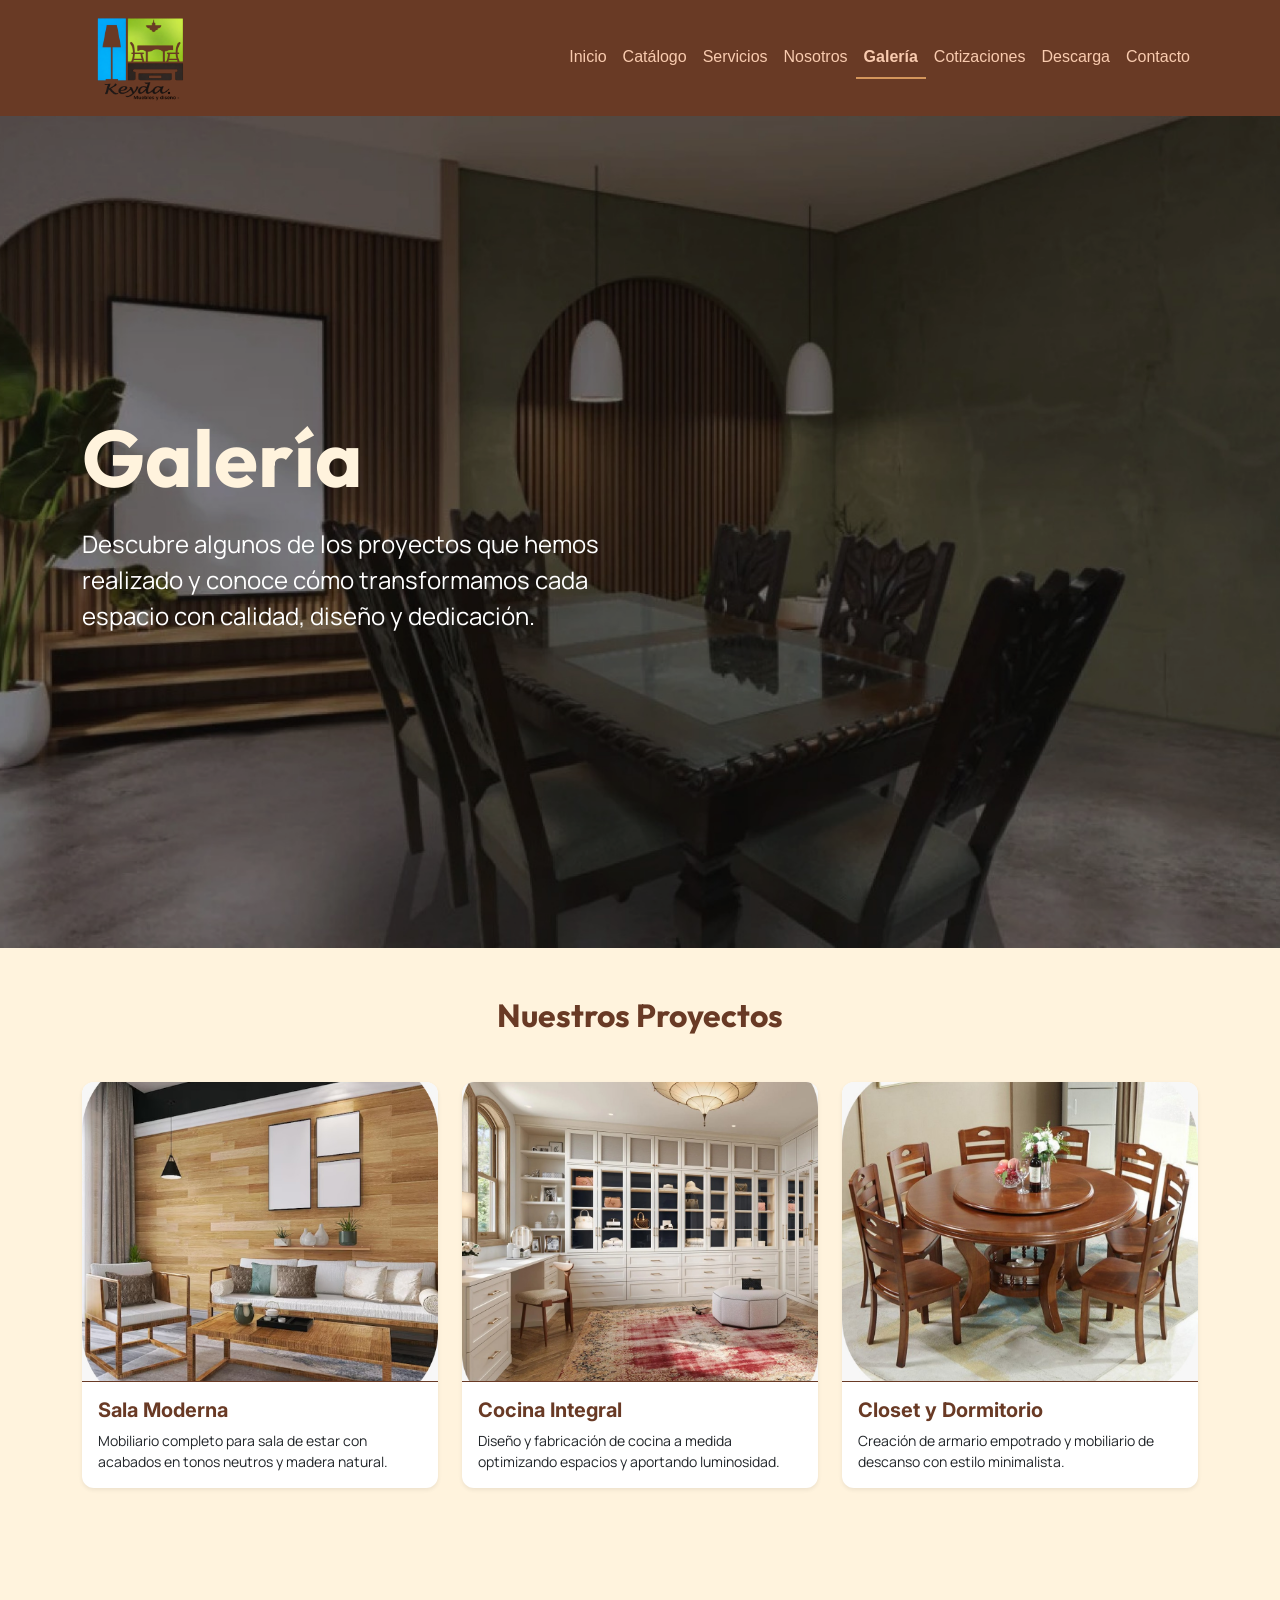
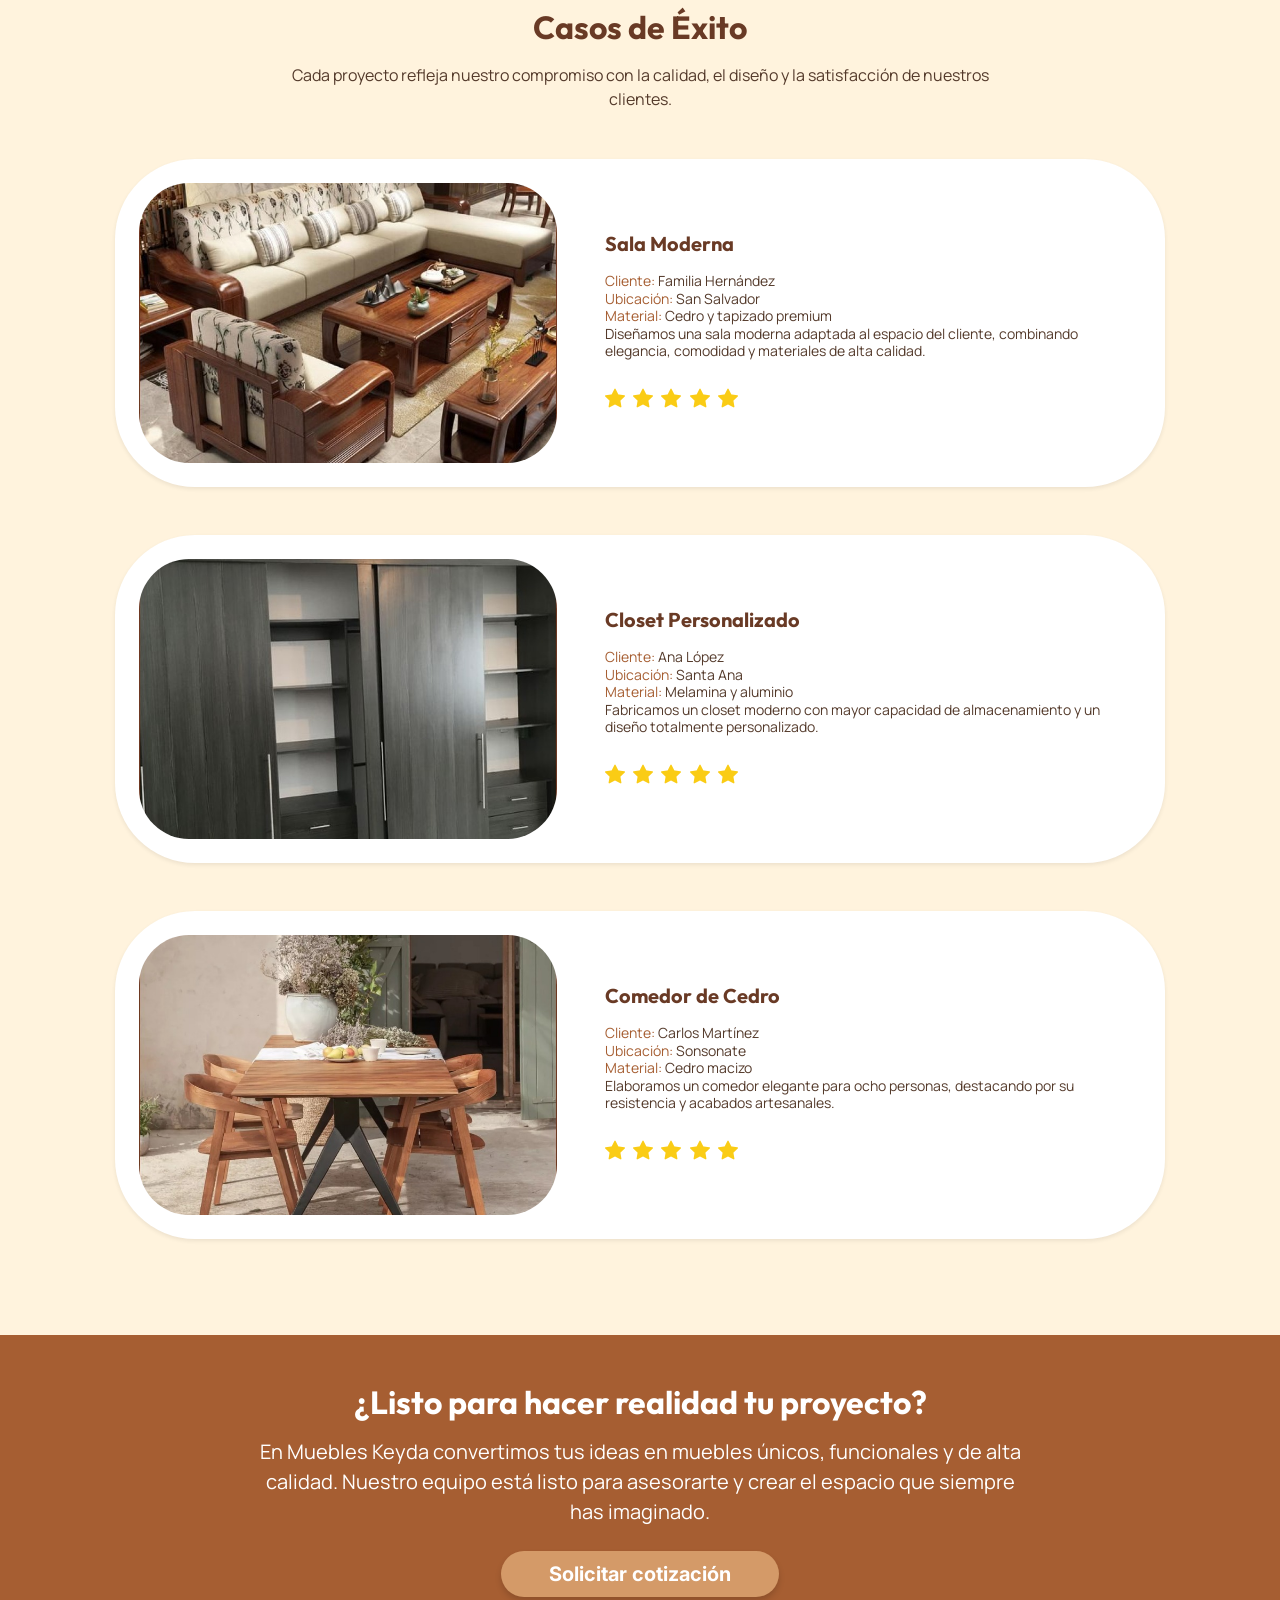
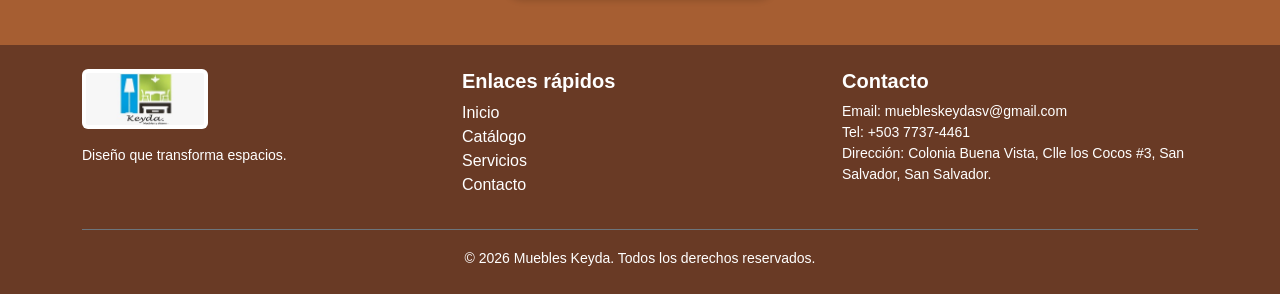
<file: galeria.html>
﻿<!DOCTYPE html>
<html lang="es">
<head>
    <meta charset="UTF-8">
    <meta name="viewport" content="width=device-width, initial-scale=1.0">
    <title>Muebles Keyda - Galería</title>
    <!-- Bootstrap CSS -->
    <link href="https://cdn.jsdelivr.net/npm/bootstrap@5.3.0/dist/css/bootstrap.min.css" rel="stylesheet">
    <link rel="stylesheet" href="https://cdn.jsdelivr.net/npm/bootstrap-icons@1.11.1/font/bootstrap-icons.css">
    <link rel="stylesheet" href="css/styles.css">
</head>
<body class="bg-crema">

    <!-- Header / Navbar -->
    <header>
        <nav class="navbar navbar-expand-lg navbar-custom">
            <div class="container">
                <a class="navbar-brand" href="index.html">
                    <img src="imgs/logo_transparent.png" alt="Logo Muebles Keyda" height="90">
                </a>
                <button class="navbar-toggler" type="button" data-bs-toggle="collapse" data-bs-target="#navbarNav" aria-controls="navbarNav" aria-expanded="false" aria-label="Toggle navigation">
                    <span class="navbar-toggler-icon"></span>
                </button>
                <div class="collapse navbar-collapse justify-content-end" id="navbarNav">
                    <ul class="navbar-nav">
                        <li class="nav-item"><a class="nav-link" href="index.html">Inicio</a></li>
                        <li class="nav-item"><a class="nav-link" href="catalogo.html">Catálogo</a></li>
                        <li class="nav-item"><a class="nav-link" href="servicios.html">Servicios</a></li>
                        <li class="nav-item"><a class="nav-link" href="nosotros.html">Nosotros</a></li>
                        <li class="nav-item"><a class="nav-link active" href="galeria.html">Galería</a></li>
                        <li class="nav-item"><a class="nav-link" href="cotizaciones.html">Cotizaciones</a></li>
                        <li class="nav-item"><a class="nav-link" href="descarga.html">Descarga</a></li>
                        <li class="nav-item"><a class="nav-link" href="contacto.html">Contacto</a></li>
                    </ul>
                </div>
            </div>
        </nav>
    </header>

    <main>
        <!-- Hero -->
        <section class="hero-section" style="background-image: url('imgs/galeriaimagen.png'); padding: 250px 0;">
            <div class="hero-overlay" style="background-color: rgba(0, 0, 0, 0.15);"></div>
            <div class="container hero-content py-5 text-start">
                <div class="col-md-8 col-lg-6">
                    <h1 class="hero-title-responsive fw-bold mb-4 font-outfit" style="color: var(--color-crema);">Galería</h1>
                    <p class="hero-subtitle-responsive font-manrope" style="color: var(--color-blanco); max-width: 650px;">Descubre algunos de los proyectos que hemos realizado y conoce cómo transformamos cada espacio con calidad, diseño y dedicación.</p>
                </div>
            </div>
        </section>

        <!-- Galería de Proyectos -->
        <section class="py-5">
            <div class="container">
                <h2 class="text-primario fw-bold mb-5 text-center font-outfit">Nuestros Proyectos</h2>
                
                <div class="row g-4">
                    <div class="col-md-6 col-lg-4">
                        <div class="card card-custom h-100 border-0 shadow-sm">
                            <img src="imgs/galeria/gal2.png" class="card-img-top img-cover" alt="Proyecto de interiorismo" style="height: 300px;">
                            <div class="card-body bg-blanco">
                                <h5 class="card-title text-primario fw-bold font-inter">Sala Moderna</h5>
                                <p class="card-text text-texto small font-manrope">Mobiliario completo para sala de estar con acabados en tonos neutros y madera natural.</p>
                            </div>
                        </div>
                    </div>
                    <div class="col-md-6 col-lg-4">
                        <div class="card card-custom h-100 border-0 shadow-sm">
                            <img src="imgs/galeria/gal3.png" class="card-img-top img-cover" alt="Proyecto de cocina" style="height: 300px;">
                            <div class="card-body bg-blanco">
                                <h5 class="card-title text-primario fw-bold font-inter">Cocina Integral</h5>
                                <p class="card-text text-texto small font-manrope">Diseño y fabricación de cocina a medida optimizando espacios y aportando luminosidad.</p>
                            </div>
                        </div>
                    </div>
                    <div class="col-md-6 col-lg-4">
                        <div class="card card-custom h-100 border-0 shadow-sm">
                            <img src="imgs/galeria/gal4.png" class="card-img-top img-cover" alt="Proyecto de habitación" style="height: 300px;">
                            <div class="card-body bg-blanco">
                                <h5 class="card-title text-primario fw-bold font-inter">Closet y Dormitorio</h5>
                                <p class="card-text text-texto small font-manrope">Creación de armario empotrado y mobiliario de descanso con estilo minimalista.</p>
                            </div>
                        </div>
                    </div>
                </div>
            </div>
        </section>

        <!-- Casos de Exito -->
        <section class="py-5 bg-crema">
            <div class="container py-4">
                <h2 class="text-primario fw-bold text-center mb-3 font-outfit">Casos de Éxito</h2>
                <p class="text-center font-manrope mb-5 mx-auto" style="max-width: 700px; color: var(--color-texto);">Cada proyecto refleja nuestro compromiso con la calidad, el diseño y la satisfacción de nuestros clientes.</p>

                <div class="bg-white shadow-sm mb-5 p-4 d-flex align-items-center mx-auto" style="border-radius: 80px; max-width: 1050px;">
                    <div class="row w-100 align-items-center m-0">
                        <div class="col-md-5 p-0 text-center">
                            <img src="imgs/mueblessala/ms1.png" class="img-fluid img-cover" style="border-radius: 50px; height: 280px; width: 100%;">
                        </div>
                        <div class="col-md-7 ps-md-5 mt-4 mt-md-0">
                            <h5 class="text-primario fw-bold mb-3 font-outfit">Sala Moderna</h5>
                            <div class="text-texto font-manrope small mb-4 lh-sm">
                                <span style="color: var(--color-secundario);">Cliente:</span> Familia Hernández<br>
                                <span style="color: var(--color-secundario);">Ubicación:</span> San Salvador<br>
                                <span style="color: var(--color-secundario);">Material:</span> Cedro y tapizado premium<br>
                                Diseñamos una sala moderna adaptada al espacio del cliente, combinando elegancia, comodidad y materiales de alta calidad.
                            </div>
                            <div style="color: #FACC15;">
                                <i class="bi bi-star-fill fs-5 me-1"></i>
                                <i class="bi bi-star-fill fs-5 me-1"></i>
                                <i class="bi bi-star-fill fs-5 me-1"></i>
                                <i class="bi bi-star-fill fs-5 me-1"></i>
                                <i class="bi bi-star-fill fs-5"></i>
                            </div>
                        </div>
                    </div>
                </div>

                <div class="bg-white shadow-sm mb-5 p-4 d-flex align-items-center mx-auto" style="border-radius: 80px; max-width: 1050px;">
                    <div class="row w-100 align-items-center m-0">
                        <div class="col-md-5 p-0 text-center">
                            <img src="imgs/closet/cl1.png" class="img-fluid img-cover" style="border-radius: 50px; height: 280px; width: 100%;">
                        </div>
                        <div class="col-md-7 ps-md-5 mt-4 mt-md-0">
                            <h5 class="text-primario fw-bold mb-3 font-outfit">Closet Personalizado</h5>
                            <div class="text-texto font-manrope small mb-4 lh-sm">
                                <span style="color: var(--color-secundario);">Cliente:</span> Ana López<br>
                                <span style="color: var(--color-secundario);">Ubicación:</span> Santa Ana<br>
                                <span style="color: var(--color-secundario);">Material:</span> Melamina y aluminio<br>
                                Fabricamos un closet moderno con mayor capacidad de almacenamiento y un diseño totalmente personalizado.
                            </div>
                            <div style="color: #FACC15;">
                                <i class="bi bi-star-fill fs-5 me-1"></i>
                                <i class="bi bi-star-fill fs-5 me-1"></i>
                                <i class="bi bi-star-fill fs-5 me-1"></i>
                                <i class="bi bi-star-fill fs-5 me-1"></i>
                                <i class="bi bi-star-fill fs-5"></i>
                            </div>
                        </div>
                    </div>
                </div>

                <div class="bg-white shadow-sm mb-4 p-4 d-flex align-items-center mx-auto" style="border-radius: 80px; max-width: 1050px;">
                    <div class="row w-100 align-items-center m-0">
                        <div class="col-md-5 p-0 text-center">
                            <img src="imgs/mesas/m1.png" class="img-fluid img-cover" style="border-radius: 50px; height: 280px; width: 100%;">
                        </div>
                        <div class="col-md-7 ps-md-5 mt-4 mt-md-0">
                            <h5 class="text-primario fw-bold mb-3 font-outfit">Comedor de Cedro</h5>
                            <div class="text-texto font-manrope small mb-4 lh-sm">
                                <span style="color: var(--color-secundario);">Cliente:</span> Carlos Martínez<br>
                                <span style="color: var(--color-secundario);">Ubicación:</span> Sonsonate<br>
                                <span style="color: var(--color-secundario);">Material:</span> Cedro macizo<br>
                                Elaboramos un comedor elegante para ocho personas, destacando por su resistencia y acabados artesanales.
                            </div>
                            <div style="color: #FACC15;">
                                <i class="bi bi-star-fill fs-5 me-1"></i>
                                <i class="bi bi-star-fill fs-5 me-1"></i>
                                <i class="bi bi-star-fill fs-5 me-1"></i>
                                <i class="bi bi-star-fill fs-5 me-1"></i>
                                <i class="bi bi-star-fill fs-5"></i>
                            </div>
                        </div>
                    </div>
                </div>

            </div>
        </section>

        <!-- CTA final -->
                <section class="bg-secundario py-5 text-center text-white">
            <div class="container" style="max-width: 800px;">
                <h2 class="fw-bold mb-3 font-outfit">¿Listo para hacer realidad tu proyecto?</h2>
                <p class="font-manrope fs-5 mb-4">En Muebles Keyda convertimos tus ideas en muebles únicos, funcionales y de alta calidad. Nuestro equipo está listo para asesorarte y crear el espacio que siempre has imaginado.</p>
                <a href="cotizaciones.html" class="btn btn-lg px-5 font-inter fw-bold" style="background-color: #D49A68; color: white; border-radius: 50px; border: none; box-shadow: 0 4px 6px rgba(0,0,0,0.15);">Solicitar cotización</a>
            </div>
        </section>

    </main>

    <!-- Footer -->
    <footer class="py-4 mt-auto">
        <div class="container">
            <div class="row">
                <div class="col-md-4 mb-3 mb-md-0">
                    <img src="imgs/logo.png" alt="Logo Muebles Keyda" height="60" class="mb-3 bg-white rounded p-1">
                    <p class="small">Diseño que transforma espacios.</p>
                </div>
                <div class="col-md-4 mb-3 mb-md-0">
                    <h5 class="fw-bold">Enlaces rápidos</h5>
                    <ul class="list-unstyled">
                        <li><a href="index.html">Inicio</a></li>
                        <li><a href="catalogo.html">Catálogo</a></li>
                        <li><a href="servicios.html">Servicios</a></li>
                        <li><a href="contacto.html">Contacto</a></li>
                    </ul>
                </div>
                <div class="col-md-4">
                    <h5 class="fw-bold">Contacto</h5>
                    <ul class="list-unstyled small">
                        <li>Email: muebleskeydasv@gmail.com</li>
                        <li>Tel: +503 7737-4461</li>
                        <li>Dirección: Colonia Buena Vista, Clle los Cocos #3, San Salvador, San Salvador.</li>
                    </ul>
                </div>
            </div>
            <div class="text-center mt-3 pt-3 border-top border-secondary">
                <small>&copy; 2026 Muebles Keyda. Todos los derechos reservados.</small>
            </div>
        </div>
    </footer>

    <!-- Bootstrap JS -->
    <script src="https://cdn.jsdelivr.net/npm/bootstrap@5.3.0/dist/js/bootstrap.bundle.min.js"></script>
    <script src="js/main.js"></script>
</body>
</html>
</file>
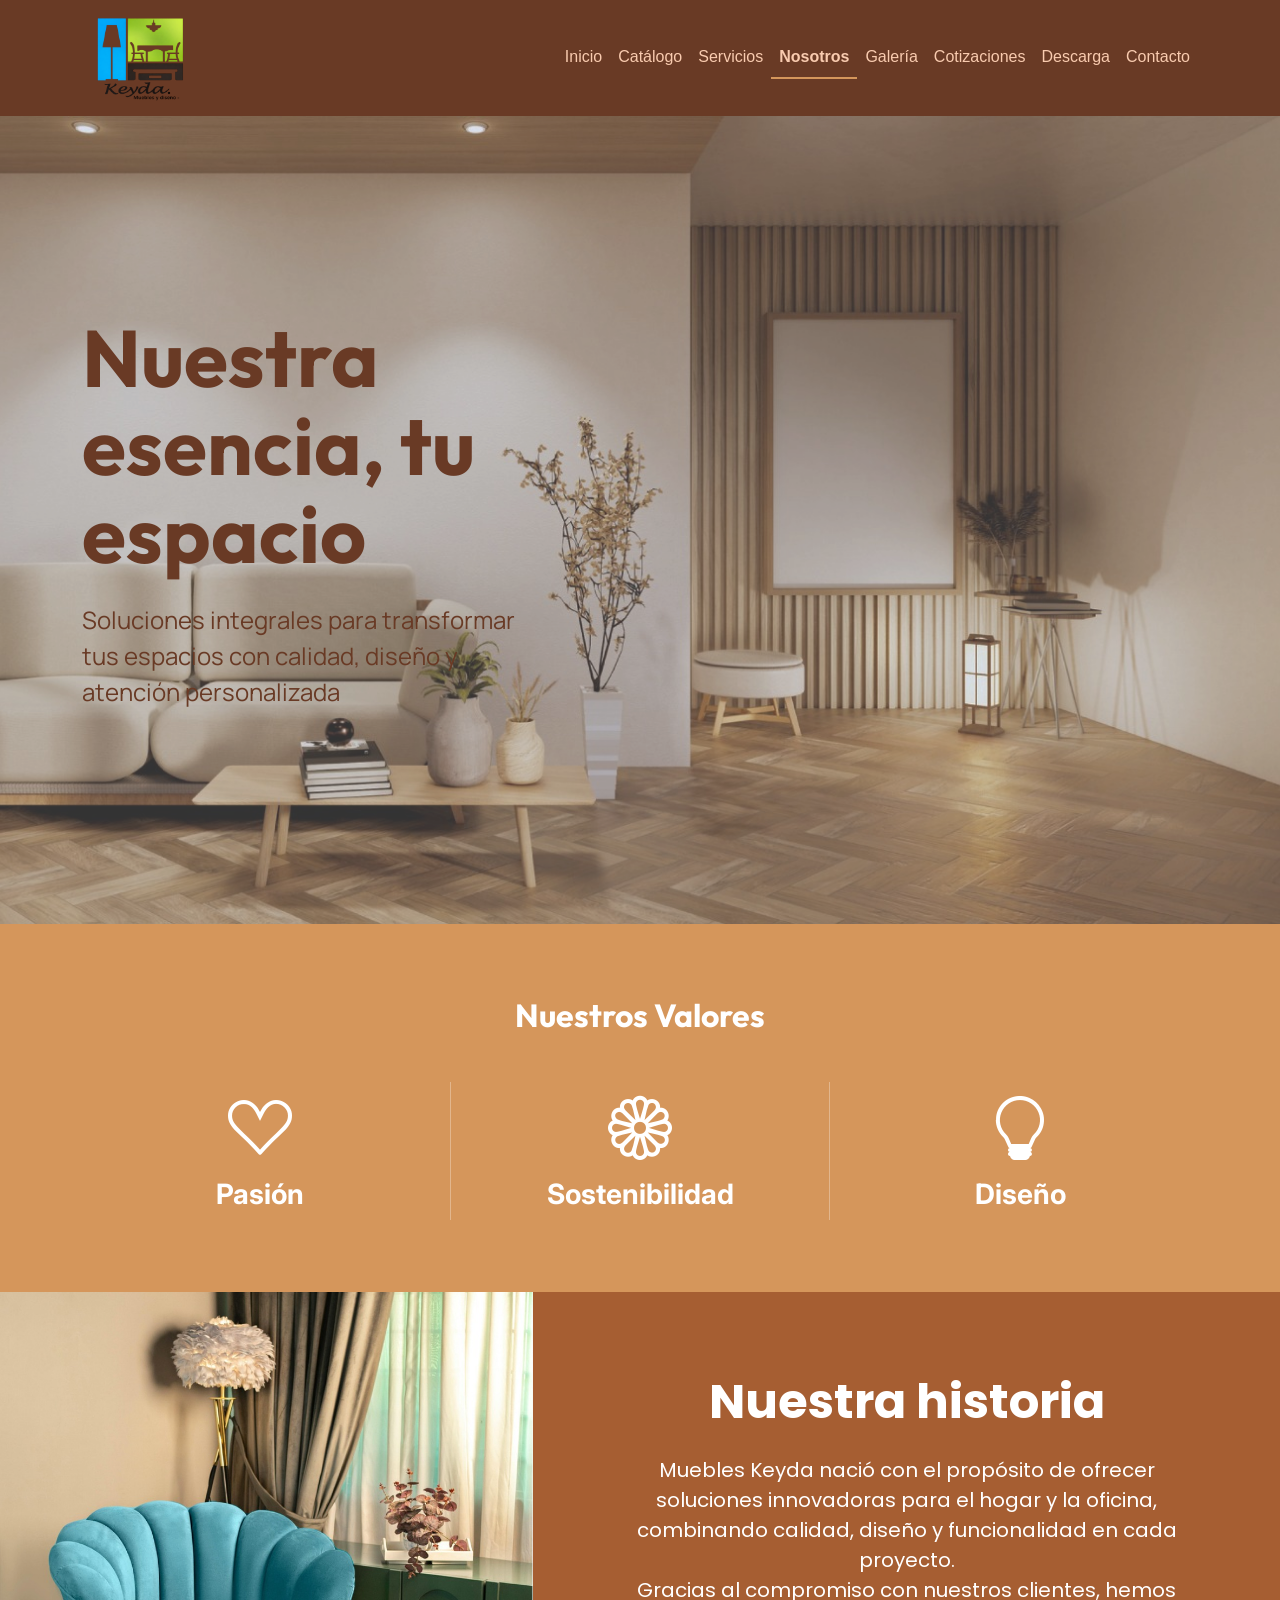
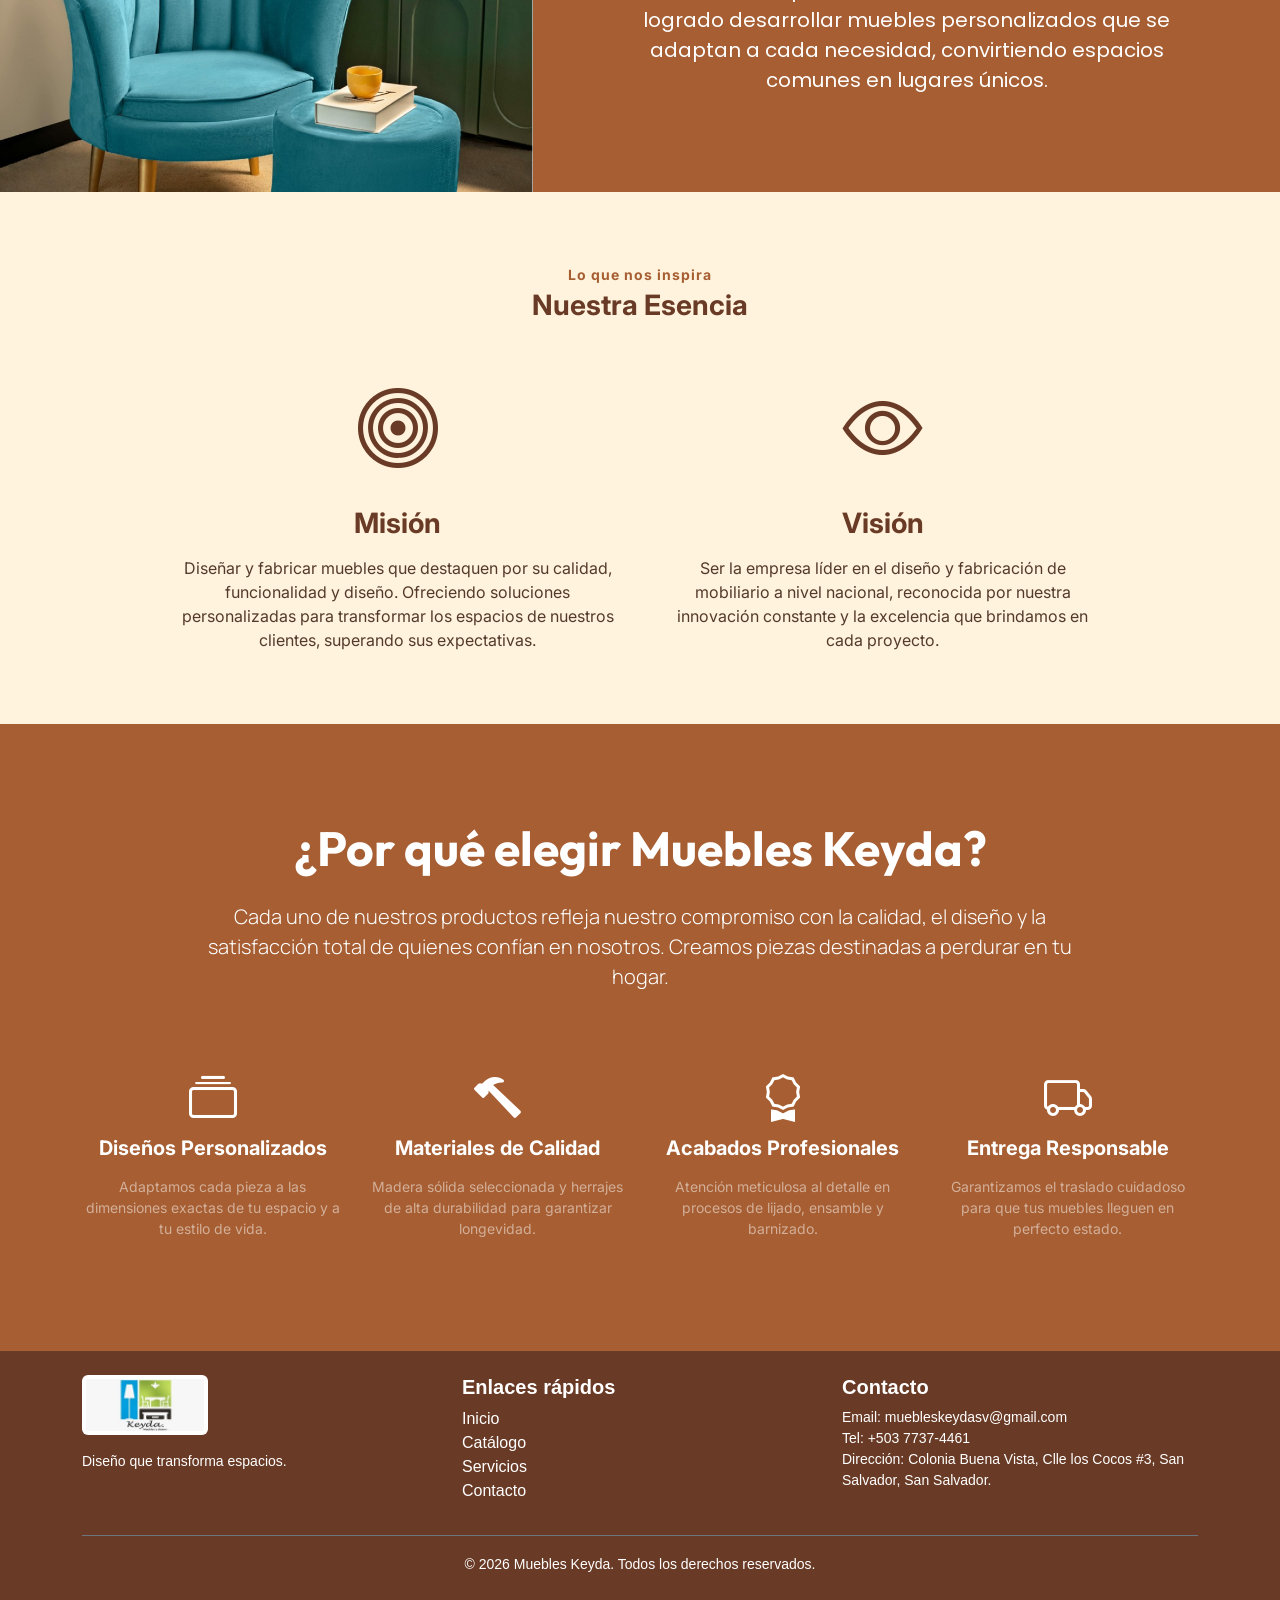
<file: nosotros.html>
﻿<!DOCTYPE html>
<html lang="es">
<head>
    <meta charset="UTF-8">
    <meta name="viewport" content="width=device-width, initial-scale=1.0">
    <title>Muebles Keyda - Nosotros</title>
    <!-- Bootstrap CSS -->
    <link href="https://cdn.jsdelivr.net/npm/bootstrap@5.3.0/dist/css/bootstrap.min.css" rel="stylesheet">
    <link rel="stylesheet" href="https://cdn.jsdelivr.net/npm/bootstrap-icons@1.11.1/font/bootstrap-icons.css">
    <link rel="stylesheet" href="css/styles.css">
</head>
<body>

    <!-- Header / Navbar -->
    <header>
        <nav class="navbar navbar-expand-lg navbar-custom">
            <div class="container">
                <a class="navbar-brand" href="index.html">
                    <img src="imgs/logo_transparent.png" alt="Logo Muebles Keyda" height="90">
                </a>
                <button class="navbar-toggler" type="button" data-bs-toggle="collapse" data-bs-target="#navbarNav" aria-controls="navbarNav" aria-expanded="false" aria-label="Toggle navigation">
                    <span class="navbar-toggler-icon"></span>
                </button>
                <div class="collapse navbar-collapse justify-content-end" id="navbarNav">
                    <ul class="navbar-nav">
                        <li class="nav-item"><a class="nav-link" href="index.html">Inicio</a></li>
                        <li class="nav-item"><a class="nav-link" href="catalogo.html">Catálogo</a></li>
                        <li class="nav-item"><a class="nav-link" href="servicios.html">Servicios</a></li>
                        <li class="nav-item"><a class="nav-link active" href="nosotros.html">Nosotros</a></li>
                        <li class="nav-item"><a class="nav-link" href="galeria.html">Galería</a></li>
                        <li class="nav-item"><a class="nav-link" href="cotizaciones.html">Cotizaciones</a></li>
                        <li class="nav-item"><a class="nav-link" href="descarga.html">Descarga</a></li>
                        <li class="nav-item"><a class="nav-link" href="contacto.html">Contacto</a></li>
                    </ul>
                </div>
            </div>
        </nav>
    </header>

    <main>
        <!-- Hero -->
        <section class="hero-section" style="background-image: url('imgs/Main.png'); padding: 150px 0; background-position: right center;">
            <div class="hero-overlay" style="background-color: rgba(255, 255, 255, 0.2);"></div>
            <div class="container hero-content py-5 text-start">
                <div class="col-md-8 col-lg-5">
                    <h1 class="hero-title-responsive fw-bold font-outfit text-primario mb-4" style="line-height: 1.1;">Nuestra<br>esencia, tu<br>espacio</h1>
                    <p class="hero-subtitle-responsive font-manrope" style="color: #693A25;">Soluciones integrales para transformar tus espacios con calidad, diseño y atención personalizada</p>
                </div>
            </div>
        </section>

        <!-- Valores -->
        <section class="bg-acento py-5 text-white">
            <div class="container text-center py-4">
                <h2 class="fw-bold mb-5 font-outfit">Nuestros Valores</h2>
                <div class="row g-4">
                    <div class="col-md-4">
                        <i class="bi bi-suit-heart text-white mb-3" style="font-size: 4rem;"></i>
                        <h3 class="fw-bold font-inter">Pasión</h3>
                    </div>
                    <div class="col-md-4" style="border-left: 1px solid rgba(255,255,255,0.3); border-right: 1px solid rgba(255,255,255,0.3);">
                        <i class="bi bi-flower1 text-white mb-3" style="font-size: 4rem;"></i>
                        <h3 class="fw-bold font-inter">Sostenibilidad</h3>
                    </div>
                    <div class="col-md-4">
                        <i class="bi bi-lightbulb text-white mb-3" style="font-size: 4rem;"></i>
                        <h3 class="fw-bold font-inter">Diseño</h3>
                    </div>
                </div>
            </div>
        </section>

        <!-- Nuestra Historia -->
        <section class="bg-secundario py-0">
            <div class="container-fluid p-0">
                <div class="row g-0 align-items-center">
                    <div class="col-md-5">
                        <img src="imgs/nosotros/n2.png" alt="Nuestra Historia" class="img-fluid w-100 img-cover" style="height: 500px;">
                    </div>
                    <div class="col-md-7 px-4 py-5 text-white d-flex align-items-center justify-content-center">
                        <div style="max-width: 550px; text-align: center; margin: 0 auto;">

                        <h2 class="fw-bold mb-4 font-poppins display-5">Nuestra historia</h2>
                        <p class="font-poppins fs-5 ">Muebles Keyda nació con el propósito de ofrecer soluciones innovadoras para el hogar y la oficina, combinando calidad, diseño y funcionalidad en cada proyecto.<br>Gracias al compromiso con nuestros clientes, hemos logrado desarrollar muebles personalizados que se adaptan a cada necesidad, convirtiendo espacios comunes en lugares únicos.</p>
                    
                        </div>
                    </div>
                </div>
            </div>
        </section>

        <!-- Misión y Visión -->
        <section class="bg-crema py-5 text-center">
            <div class="container py-4">
                <p class="text-secundario fw-bold mb-1 font-inter small" style="letter-spacing: 1px;">Lo que nos inspira</p>
                <h3 class="text-primario fw-bold mb-5 font-inter">Nuestra Esencia</h3>
                <div class="row g-5 justify-content-center">
                    <div class="col-md-5">
                        <i class="bi bi-bullseye text-primario mb-3 d-block" style="font-size: 5rem;"></i>
                        <h3 class="text-primario fw-bold mb-3 font-inter">Misión</h3>
                        <p class="text-texto font-inter mb-0">Diseñar y fabricar muebles que destaquen por su calidad, funcionalidad y diseño. Ofreciendo soluciones personalizadas para transformar los espacios de nuestros clientes, superando sus expectativas.</p>
                    </div>
                    <div class="col-md-5">
                        <i class="bi bi-eye text-primario mb-3 d-block" style="font-size: 5rem;"></i>
                        <h3 class="text-primario fw-bold mb-3 font-inter">Visión</h3>
                        <p class="text-texto font-inter mb-0">Ser la empresa líder en el diseño y fabricación de mobiliario a nivel nacional, reconocida por nuestra innovación constante y la excelencia que brindamos en cada proyecto.</p>
                    </div>
                </div>
            </div>
        </section>

        <!-- Por qué elegirnos -->
        <section class="bg-secundario py-5 text-center text-white">
            <div class="container py-5">
                <h2 class="fw-bold mb-4 font-outfit display-5">¿Por qué elegir Muebles Keyda?</h2>
                <p class="lead mb-5 mx-auto font-manrope" style="max-width: 900px;">Cada uno de nuestros productos refleja nuestro compromiso con la calidad, el diseño y la satisfacción total de quienes confían en nosotros. Creamos piezas destinadas a perdurar en tu hogar.</p>
                
                <div class="row g-4 mt-4">
                    <div class="col-md-3">
                        <i class="bi bi-collection text-white mb-3" style="font-size: 3rem;"></i>
                        <h5 class="fw-bold font-inter mb-3">Diseños Personalizados</h5>
                        <p class="font-inter small text-white-50">Adaptamos cada pieza a las dimensiones exactas de tu espacio y a tu estilo de vida.</p>
                    </div>
                    <div class="col-md-3">
                        <i class="bi bi-hammer text-white mb-3" style="font-size: 3rem;"></i>
                        <h5 class="fw-bold font-inter mb-3">Materiales de Calidad</h5>
                        <p class="font-inter small text-white-50">Madera sólida seleccionada y herrajes de alta durabilidad para garantizar longevidad.</p>
                    </div>
                    <div class="col-md-3">
                        <i class="bi bi-award text-white mb-3" style="font-size: 3rem;"></i>
                        <h5 class="fw-bold font-inter mb-3">Acabados Profesionales</h5>
                        <p class="font-inter small text-white-50">Atención meticulosa al detalle en procesos de lijado, ensamble y barnizado.</p>
                    </div>
                    <div class="col-md-3">
                        <i class="bi bi-truck text-white mb-3" style="font-size: 3rem;"></i>
                        <h5 class="fw-bold font-inter mb-3">Entrega Responsable</h5>
                        <p class="font-inter small text-white-50">Garantizamos el traslado cuidadoso para que tus muebles lleguen en perfecto estado.</p>
                    </div>
                </div>
            </div>
        </section>

    </main>

    <!-- Footer -->
    <footer class="py-4 mt-auto">
        <div class="container">
            <div class="row">
                <div class="col-md-4 mb-3 mb-md-0">
                    <img src="imgs/logo.png" alt="Logo Muebles Keyda" height="60" class="mb-3 bg-white rounded p-1">
                    <p class="small">Diseño que transforma espacios.</p>
                </div>
                <div class="col-md-4 mb-3 mb-md-0">
                    <h5 class="fw-bold">Enlaces rápidos</h5>
                    <ul class="list-unstyled">
                        <li><a href="index.html">Inicio</a></li>
                        <li><a href="catalogo.html">Catálogo</a></li>
                        <li><a href="servicios.html">Servicios</a></li>
                        <li><a href="contacto.html">Contacto</a></li>
                    </ul>
                </div>
                <div class="col-md-4">
                    <h5 class="fw-bold">Contacto</h5>
                    <ul class="list-unstyled small">
                        <li>Email: muebleskeydasv@gmail.com</li>
                        <li>Tel: +503 7737-4461</li>
                        <li>Dirección: Colonia Buena Vista, Clle los Cocos #3, San Salvador, San Salvador.</li>
                    </ul>
                </div>
            </div>
            <div class="text-center mt-3 pt-3 border-top border-secondary">
                <small>&copy; 2026 Muebles Keyda. Todos los derechos reservados.</small>
            </div>
        </div>
    </footer>

    <!-- Bootstrap JS -->
    <script src="https://cdn.jsdelivr.net/npm/bootstrap@5.3.0/dist/js/bootstrap.bundle.min.js"></script>
    <script src="js/main.js"></script>
</body>
</html>
</file>
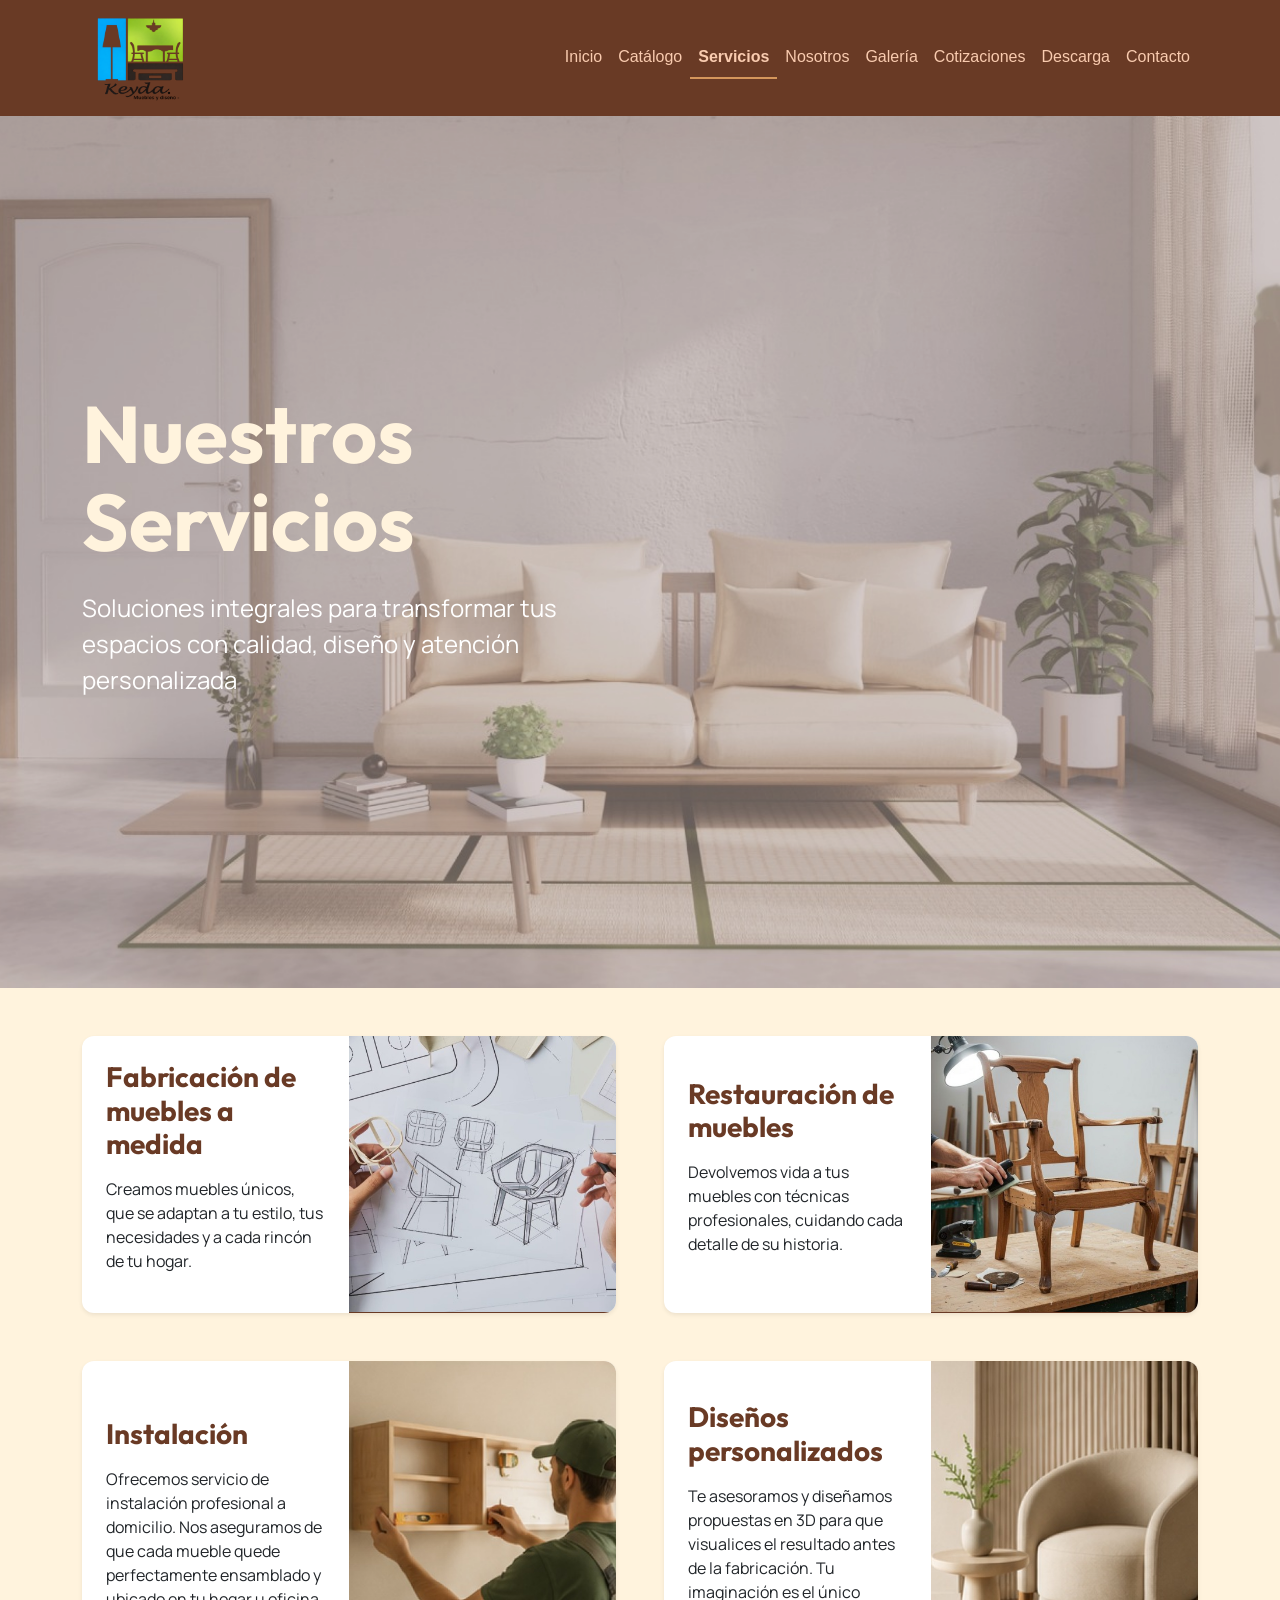
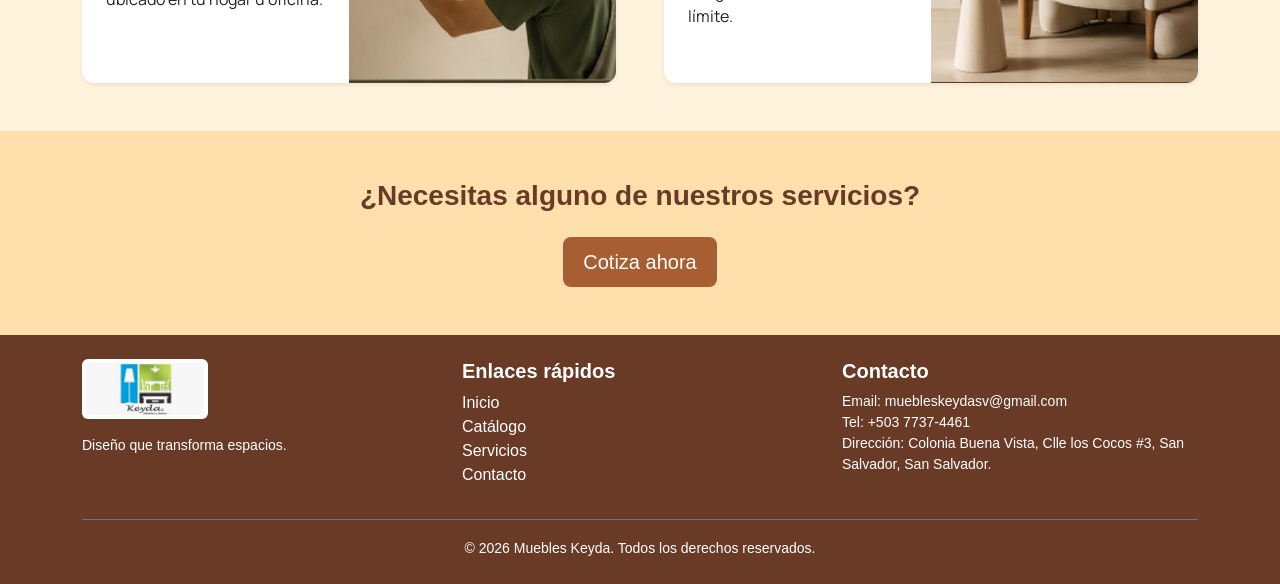
<file: servicios.html>
﻿<!DOCTYPE html>
<html lang="es">
<head>
    <meta charset="UTF-8">
    <meta name="viewport" content="width=device-width, initial-scale=1.0">
    <title>Muebles Keyda - Servicios</title>
    <!-- Bootstrap CSS -->
    <link href="https://cdn.jsdelivr.net/npm/bootstrap@5.3.0/dist/css/bootstrap.min.css" rel="stylesheet">
    <link rel="stylesheet" href="css/styles.css">
</head>
<body>

    <!-- Header / Navbar -->
    <header>
        <nav class="navbar navbar-expand-lg navbar-custom">
            <div class="container">
                <a class="navbar-brand" href="index.html">
                    <img src="imgs/logo_transparent.png" alt="Logo Muebles Keyda" height="90">
                </a>
                <button class="navbar-toggler" type="button" data-bs-toggle="collapse" data-bs-target="#navbarNav" aria-controls="navbarNav" aria-expanded="false" aria-label="Toggle navigation">
                    <span class="navbar-toggler-icon"></span>
                </button>
                <div class="collapse navbar-collapse justify-content-end" id="navbarNav">
                    <ul class="navbar-nav">
                        <li class="nav-item"><a class="nav-link" href="index.html">Inicio</a></li>
                        <li class="nav-item"><a class="nav-link" href="catalogo.html">Catálogo</a></li>
                        <li class="nav-item"><a class="nav-link active" href="servicios.html">Servicios</a></li>
                        <li class="nav-item"><a class="nav-link" href="nosotros.html">Nosotros</a></li>
                        <li class="nav-item"><a class="nav-link" href="galeria.html">Galería</a></li>
                        <li class="nav-item"><a class="nav-link" href="cotizaciones.html">Cotizaciones</a></li>
                        <li class="nav-item"><a class="nav-link" href="descarga.html">Descarga</a></li>
                        <li class="nav-item"><a class="nav-link" href="contacto.html">Contacto</a></li>
                    </ul>
                </div>
            </div>
        </nav>
    </header>

    <main>
        <section class="hero-section" style="background-image: url('imgs/image.png'); padding: 250px 0; background-position: center; background-size: cover;">
            <div class="hero-overlay" style="background-color: rgba(105, 58, 37, 0.2);"></div>
            <div class="container hero-content py-4 text-start">
                <div class="col-md-8 col-lg-6">
                    <h1 class="hero-title-responsive fw-bold mb-4 font-outfit" style="color: var(--color-crema); line-height: 1.1;">Nuestros<br>Servicios</h1>
                    <p class="hero-subtitle-responsive font-manrope" style="color: var(--color-blanco);">Soluciones integrales para transformar tus espacios con calidad, diseño y atención personalizada</p>
                </div>
            </div>
        </section>

        <!-- Contenedor general color secudario -->
        <section class="bg-crema py-5">
            <div class="container">
                <div class="row g-5">
                    
                    <!-- Fabricación -->
                    <div class="col-md-6">
                        <div class="card card-custom border-0 shadow-sm rounded-custom h-100 flex-row overflow-hidden" style="background-color: #FFFFFF;">
                            <div class="card-body p-4 d-flex flex-column justify-content-center" style="width: 50%;">
                                <h3 class="text-primario fw-bold mb-3 font-outfit">Fabricación de muebles a medida</h3>
                                <p class="text-texto font-manrope">Creamos muebles únicos, que se adaptan a tu estilo, tus necesidades y a cada rincón de tu hogar.</p>
                            </div>
                            <div style="width: 50%;">
                                <img src="imgs/servicios/s2.png" alt="Fabricación de muebles a medida" class="img-cover h-100" style="object-position: center;">
                            </div>
                        </div>
                    </div>

                    <!-- Restauración -->
                    <div class="col-md-6">
                        <div class="card card-custom border-0 shadow-sm rounded-custom h-100 flex-row overflow-hidden" style="background-color: #FFFFFF;">
                            <div class="card-body p-4 d-flex flex-column justify-content-center" style="width: 50%;">
                                <h3 class="text-primario fw-bold mb-3 font-outfit">Restauración de muebles</h3>
                                <p class="text-texto font-manrope">Devolvemos vida a tus muebles con técnicas profesionales, cuidando cada detalle de su historia.</p>
                            </div>
                            <div style="width: 50%;">
                                <img src="imgs/servicios/s3.png" alt="Restauración de muebles" class="img-cover h-100" style="object-position: center;">
                            </div>
                        </div>
                    </div>

                    <!-- Instalación -->
                    <div class="col-md-6">
                        <div class="card card-custom border-0 shadow-sm rounded-custom h-100 flex-row overflow-hidden" style="background-color: #FFFFFF;">
                            <div class="card-body p-4 d-flex flex-column justify-content-center" style="width: 50%;">
                                <h3 class="text-primario fw-bold mb-3 font-outfit">Instalación</h3>
                                <p class="text-texto font-manrope">Ofrecemos servicio de instalación profesional a domicilio. Nos aseguramos de que cada mueble quede perfectamente ensamblado y ubicado en tu hogar u oficina.</p>
                            </div>
                            <div style="width: 50%;">
                                <img src="imgs/servicios/s4.png" alt="Instalación" class="img-cover h-100" style="object-position: center;">
                            </div>
                        </div>
                    </div>

                    <!-- Diseños personalizados -->
                    <div class="col-md-6">
                        <div class="card card-custom border-0 shadow-sm rounded-custom h-100 flex-row overflow-hidden" style="background-color: #FFFFFF;">
                            <div class="card-body p-4 d-flex flex-column justify-content-center" style="width: 50%;">
                                <h3 class="text-primario fw-bold mb-3 font-outfit">Diseños personalizados</h3>
                                <p class="text-texto font-manrope">Te asesoramos y diseñamos propuestas en 3D para que visualices el resultado antes de la fabricación. Tu imaginación es el único límite.</p>
                            </div>
                            <div style="width: 50%;">
                                <img src="imgs/servicios/s5.png" alt="Diseños personalizados" class="img-cover h-100" style="object-position: center;">
                            </div>
                        </div>
                    </div>

                </div>
            </div>
        </section>
        
        <!-- CTA -->
        <section class="bg-beige py-5 text-center">
            <div class="container">
                <h3 class="text-primario fw-bold mb-4">¿Necesitas alguno de nuestros servicios?</h3>
                <a href="cotizaciones.html" class="btn btn-primary-custom btn-lg">Cotiza ahora</a>
            </div>
        </section>

    </main>

    <!-- Footer -->
    <footer class="py-4 mt-auto">
        <div class="container">
            <div class="row">
                <div class="col-md-4 mb-3 mb-md-0">
                    <img src="imgs/logo.png" alt="Logo Muebles Keyda" height="60" class="mb-3 bg-white rounded p-1">
                    <p class="small">Diseño que transforma espacios.</p>
                </div>
                <div class="col-md-4 mb-3 mb-md-0">
                    <h5 class="fw-bold">Enlaces rápidos</h5>
                    <ul class="list-unstyled">
                        <li><a href="index.html">Inicio</a></li>
                        <li><a href="catalogo.html">Catálogo</a></li>
                        <li><a href="servicios.html">Servicios</a></li>
                        <li><a href="contacto.html">Contacto</a></li>
                    </ul>
                </div>
                <div class="col-md-4">
                    <h5 class="fw-bold">Contacto</h5>
                    <ul class="list-unstyled small">
                        <li>Email: muebleskeydasv@gmail.com</li>
                        <li>Tel: +503 7737-4461</li>
                        <li>Dirección: Colonia Buena Vista, Clle los Cocos #3, San Salvador, San Salvador.</li>
                    </ul>
                </div>
            </div>
            <div class="text-center mt-3 pt-3 border-top border-secondary">
                <small>&copy; 2026 Muebles Keyda. Todos los derechos reservados.</small>
            </div>
        </div>
    </footer>

    <!-- Bootstrap JS -->
    <script src="https://cdn.jsdelivr.net/npm/bootstrap@5.3.0/dist/js/bootstrap.bundle.min.js"></script>
    <script src="js/main.js"></script>
</body>
</html>
</file>
<file: css/styles.css>
﻿@import url('https://fonts.googleapis.com/css2?family=Inter:wght@400;600;700&family=Manrope:wght@400;600;700&family=Outfit:wght@400;600;700&family=Poppins:wght@400;600;700&display=swap');

:root {
    --color-primario: #693A25;
    --color-secundario: #A65E32;
    --color-acento: #D5965B;
    --color-beige: #FFDFAB;
    --color-crema: #FFF3DD;
    --color-texto: #543A2B;
    --color-blanco: #FFFFFF;
}

body {
    font-family: 'Segoe UI', Tahoma, Geneva, Verdana, sans-serif;
    color: var(--color-texto);
    background-color: var(--color-blanco);
}

/* Font Utilities */
.font-inter {
    font-family: 'Inter', sans-serif !important;
}

.font-manrope {
    font-family: 'Manrope', sans-serif !important;
}

.font-outfit {
    font-family: 'Outfit', sans-serif !important;
}

.font-poppins {
    font-family: 'Poppins', sans-serif !important;
}

/* Navbar */
.navbar-custom {
    background-color: var(--color-primario);
}

.navbar-custom .navbar-brand {
    color: var(--color-blanco) !important;
}

.navbar-custom .nav-link {
    color: #F9CBAF !important;
}

.navbar-custom .nav-link.active {
    font-weight: bold;
    border-bottom: 2px solid var(--color-acento);
}

.navbar-custom .navbar-toggler-icon {
    filter: invert(1);
}

/* Footer */
footer {
    background-color: var(--color-primario);
    color: var(--color-blanco);
}

footer a {
    color: var(--color-blanco);
    text-decoration: none;
}

footer a:hover {
    color: var(--color-acento);
}

/* Buttons */
.btn-primary-custom {
    background-color: var(--color-secundario);
    color: var(--color-blanco);
    border: none;
    border-radius: 8px;
    padding: 10px 20px;
}

.btn-primary-custom:hover {
    background-color: #8c4c26;
    /* Darker terracota */
    color: var(--color-blanco);
}

.btn-secondary-custom {
    background-color: var(--color-acento);
    color: var(--color-blanco);
    border: none;
    border-radius: 8px;
    padding: 10px 20px;
}

.btn-secondary-custom:hover {
    background-color: #c08047;
    /* Darker caramelo */
    color: var(--color-blanco);
}

/* Backgrounds */
.bg-beige {
    background-color: var(--color-beige);
}

.bg-crema {
    background-color: var(--color-crema);
}

.bg-primario {
    background-color: var(--color-primario);
}

.bg-secundario {
    background-color: var(--color-secundario);
}

.bg-acento {
    background-color: var(--color-acento);
}

/* Text colors */
.text-primario {
    color: var(--color-primario);
}

.text-secundario {
    color: var(--color-secundario);
}

.text-acento {
    color: var(--color-acento);
}

.text-crema {
    color: var(--color-crema);
}

.text-beige {
    color: var(--color-beige);
}

/* Custom elements */
.rounded-custom {
    border-radius: 12px;
}

.card-custom {
    border: 1px solid var(--color-primario);
    border-radius: 12px;
    background-color: var(--color-blanco);
    overflow: hidden;
}

.card-custom img {
    border-bottom: 1px solid var(--color-primario);
}

.product-label {
    background-color: var(--color-crema);
    color: var(--color-primario);
    border: 1px solid var(--color-primario);
    border-radius: 8px;
    padding: 5px 10px;
    font-weight: bold;
}

/* Hero Sections */
.hero-section {
    position: relative;
    background-size: cover;
    background-position: center;
    color: var(--color-blanco);
    padding: 100px 0;
    text-align: center;
}

.hero-overlay {
    position: absolute;
    top: 0;
    left: 0;
    right: 0;
    bottom: 0;
    background-color: rgba(105, 58, 37, 0.2);
    /* More transparent */
    z-index: 1;
}

.hero-content {
    position: relative;
    z-index: 2;
}

/* Catalog Filter */
.catalog-nav .nav-link {
    color: var(--color-primario);
    cursor: pointer;
}

.catalog-nav .nav-link.active {
    font-weight: bold;
    background-color: var(--color-primario);
    color: var(--color-blanco);
    border-radius: 8px;
}

/* Image object fit */
.img-cover {
    object-fit: cover;
    width: 100%;
}

/* Responsive Hero Typography (Fluido y Estético) */
.hero-title-responsive {
    /* Se adapta suavemente entre 3rem (móvil) y 5.5rem (escritorio) */
    font-size: clamp(3rem, 5vw + 1rem, 5.5rem);
    line-height: 1.1;
}

.hero-subtitle-responsive {
    /* Se adapta suavemente entre 1.1rem y 1.5rem */
    font-size: clamp(1.1rem, 2vw + 0.5rem, 1.5rem);
}
</file>
